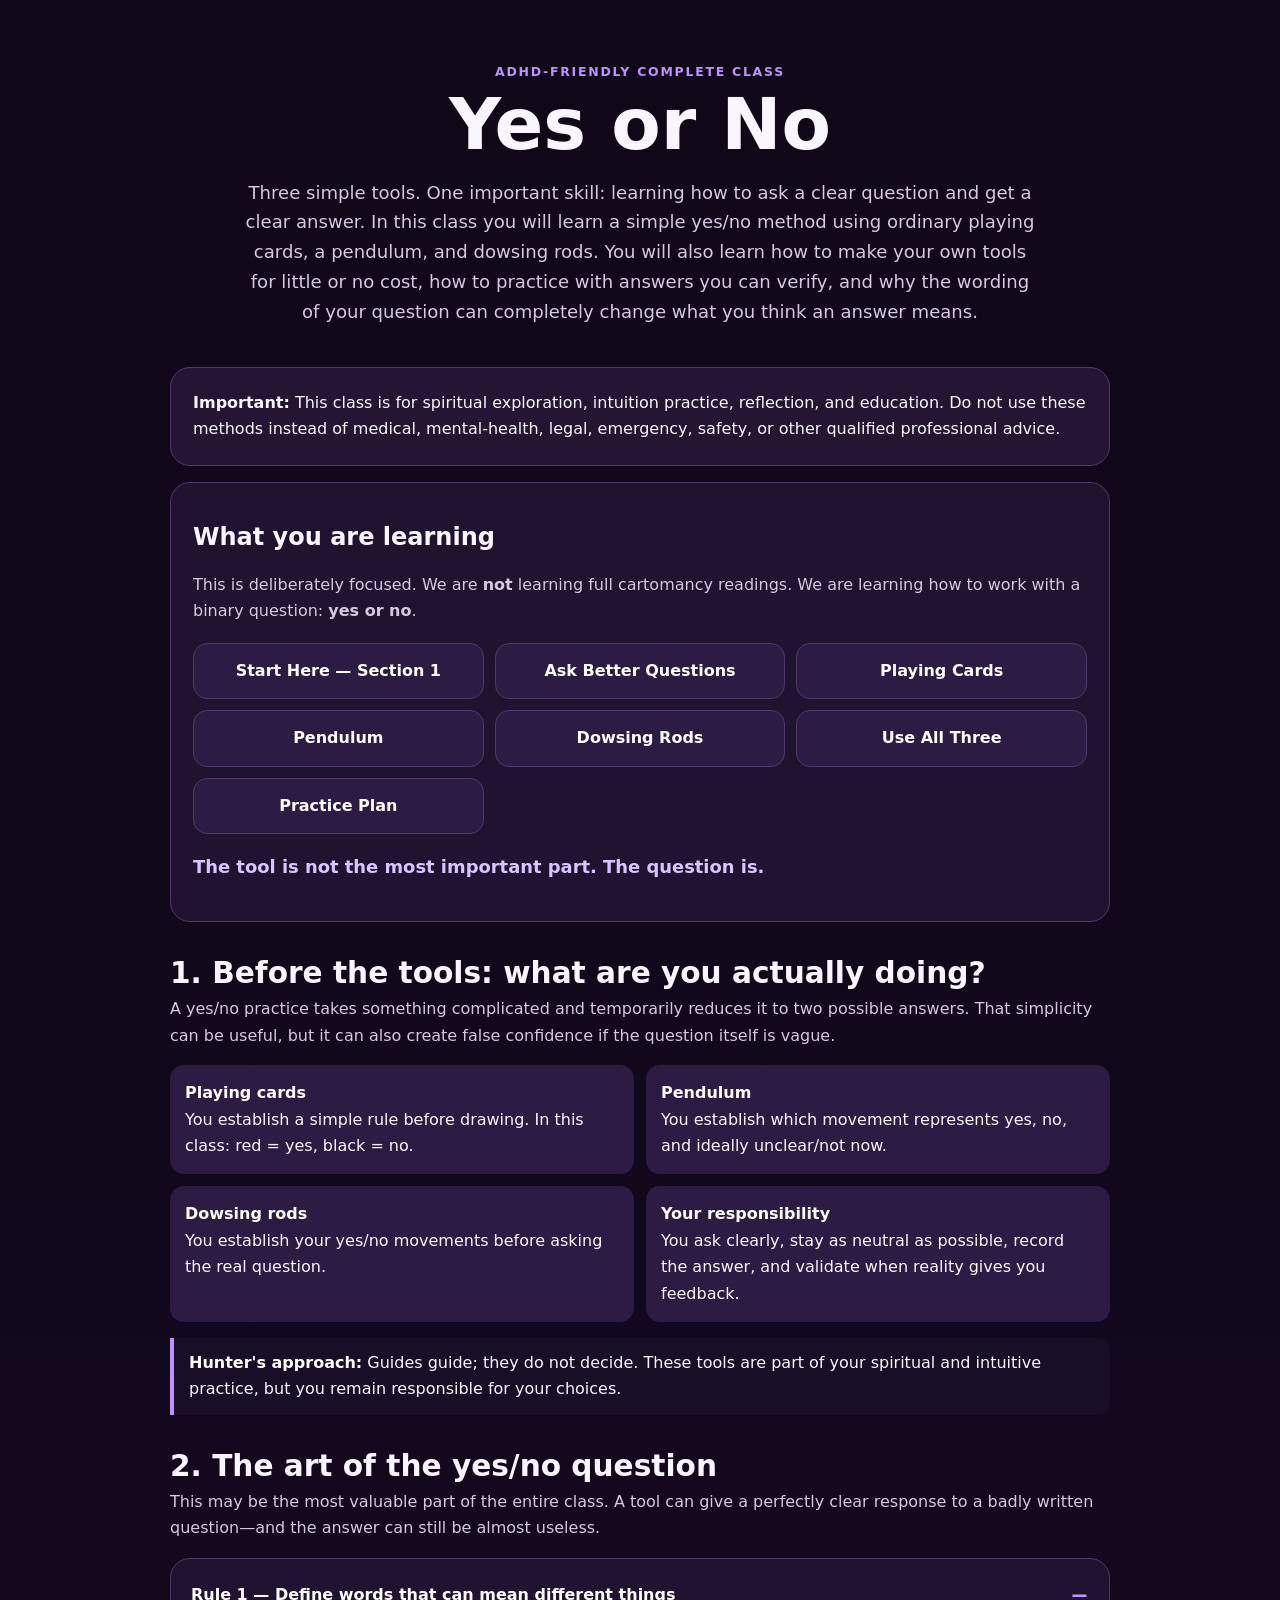
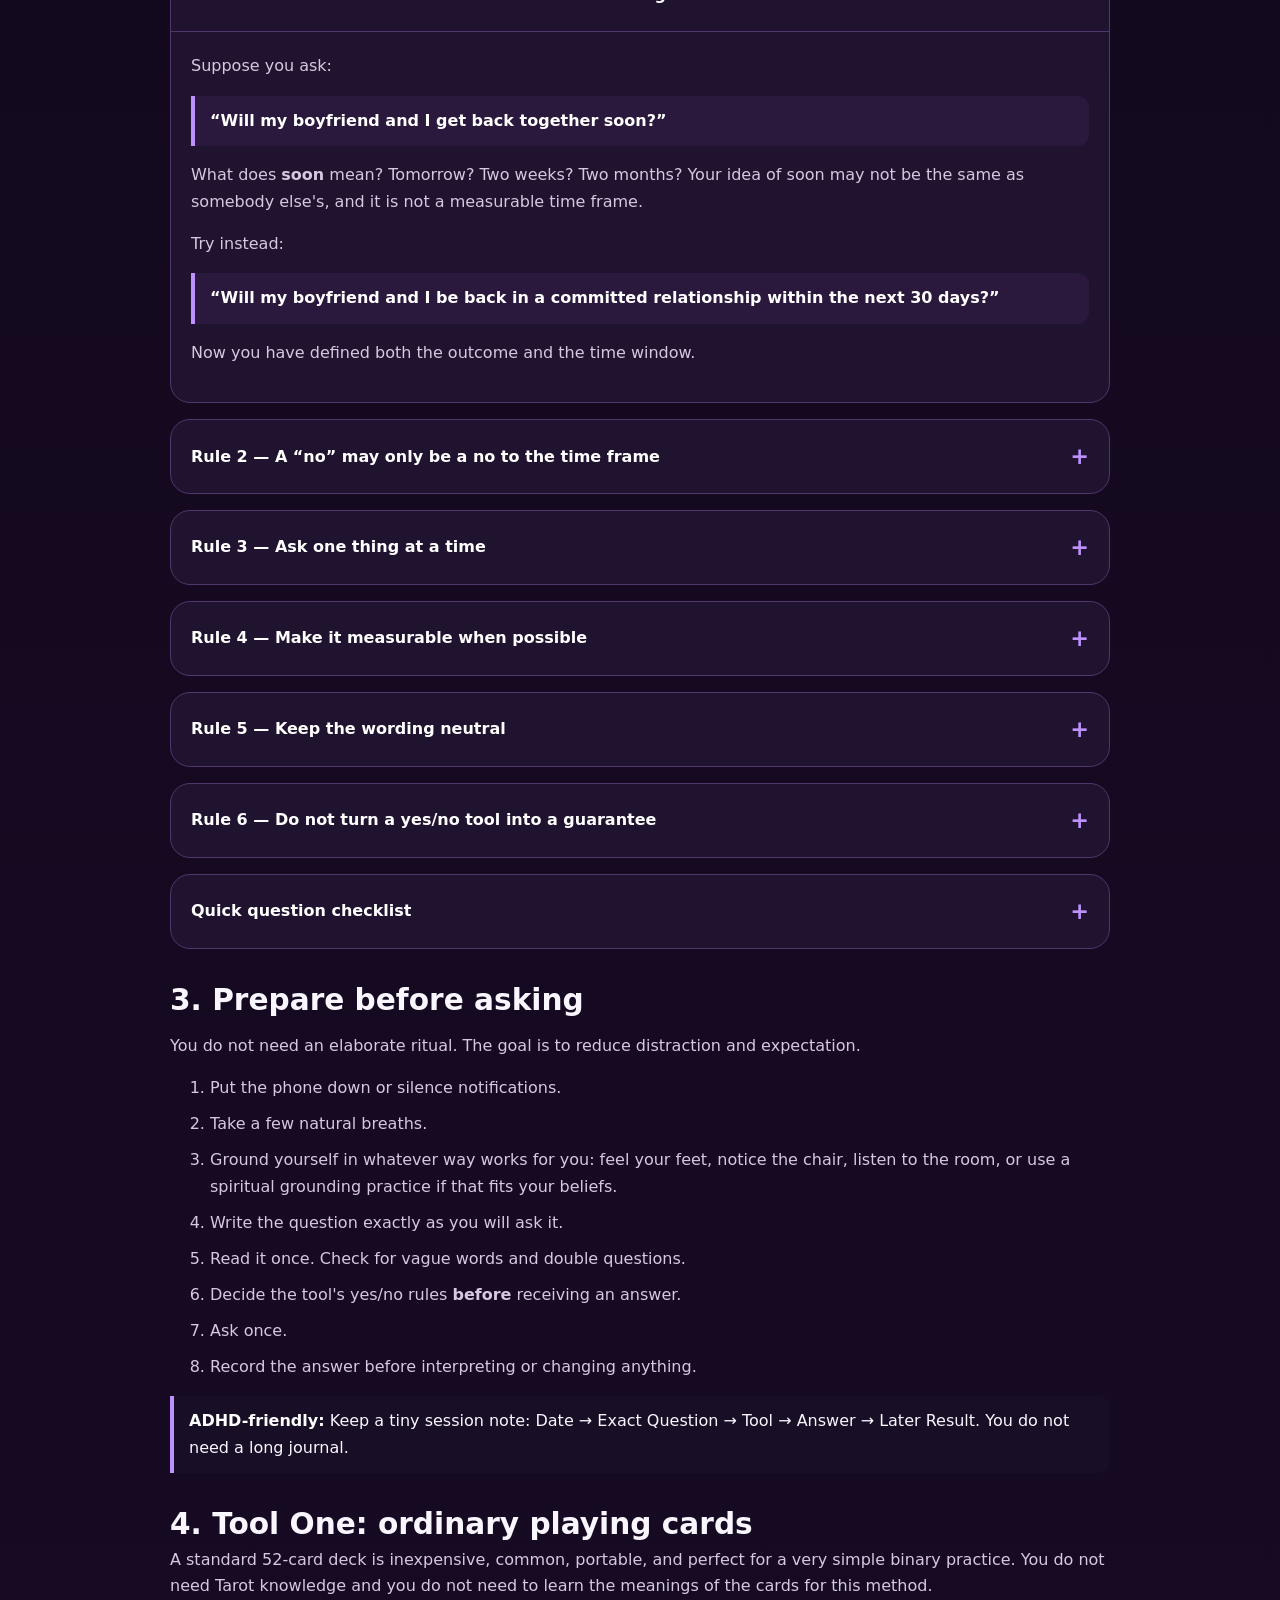
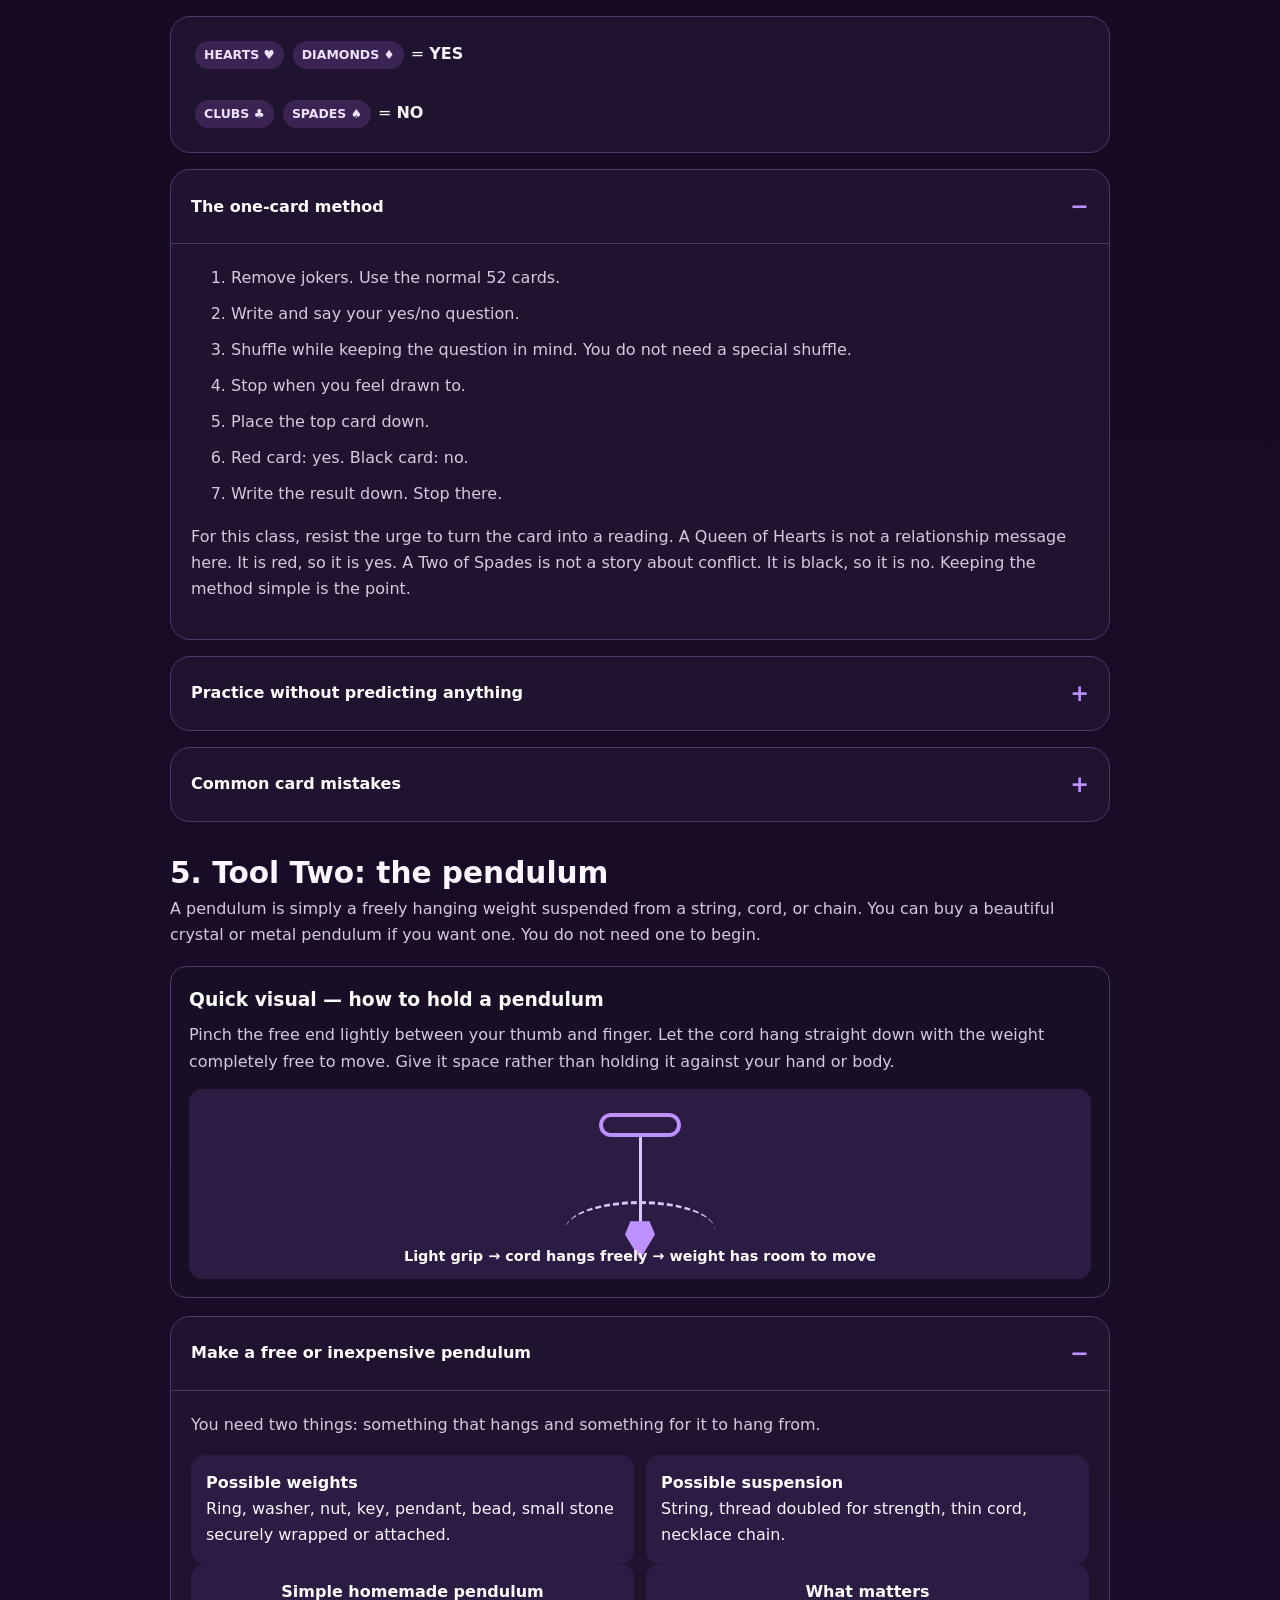
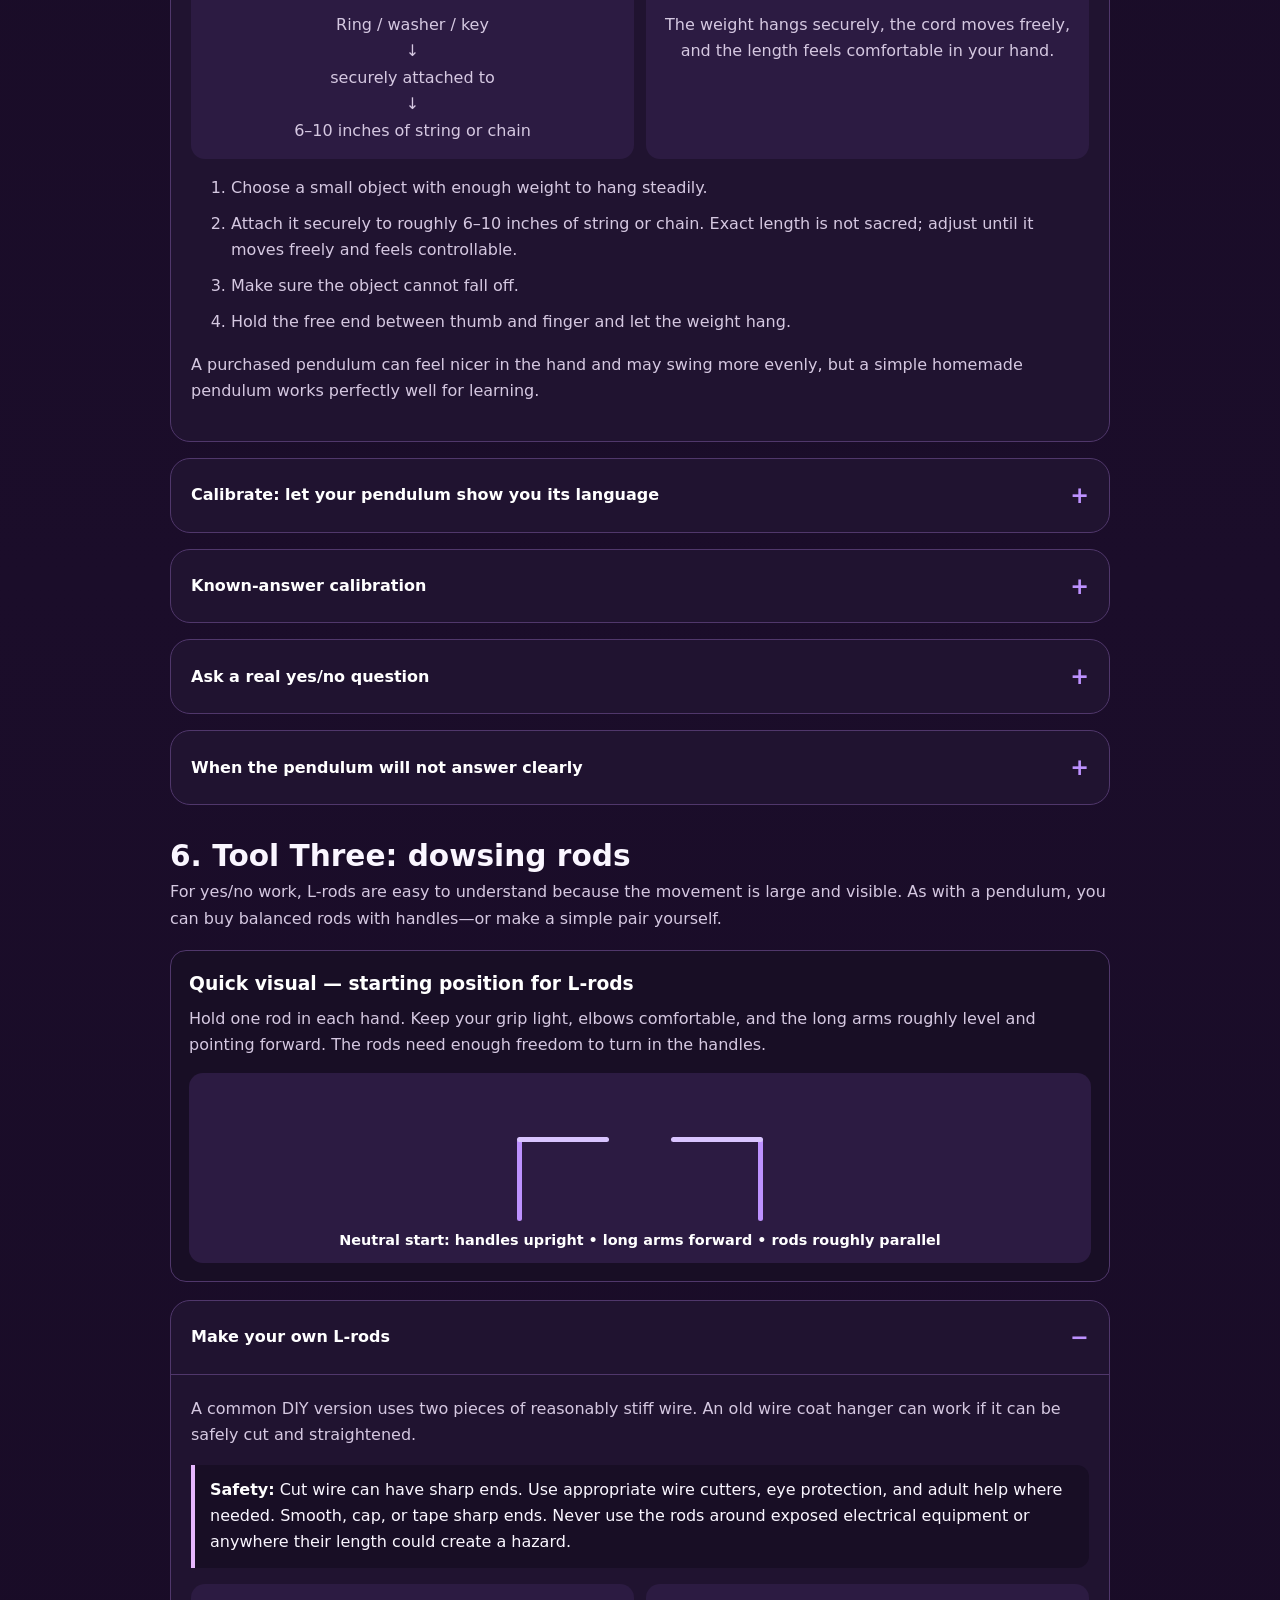
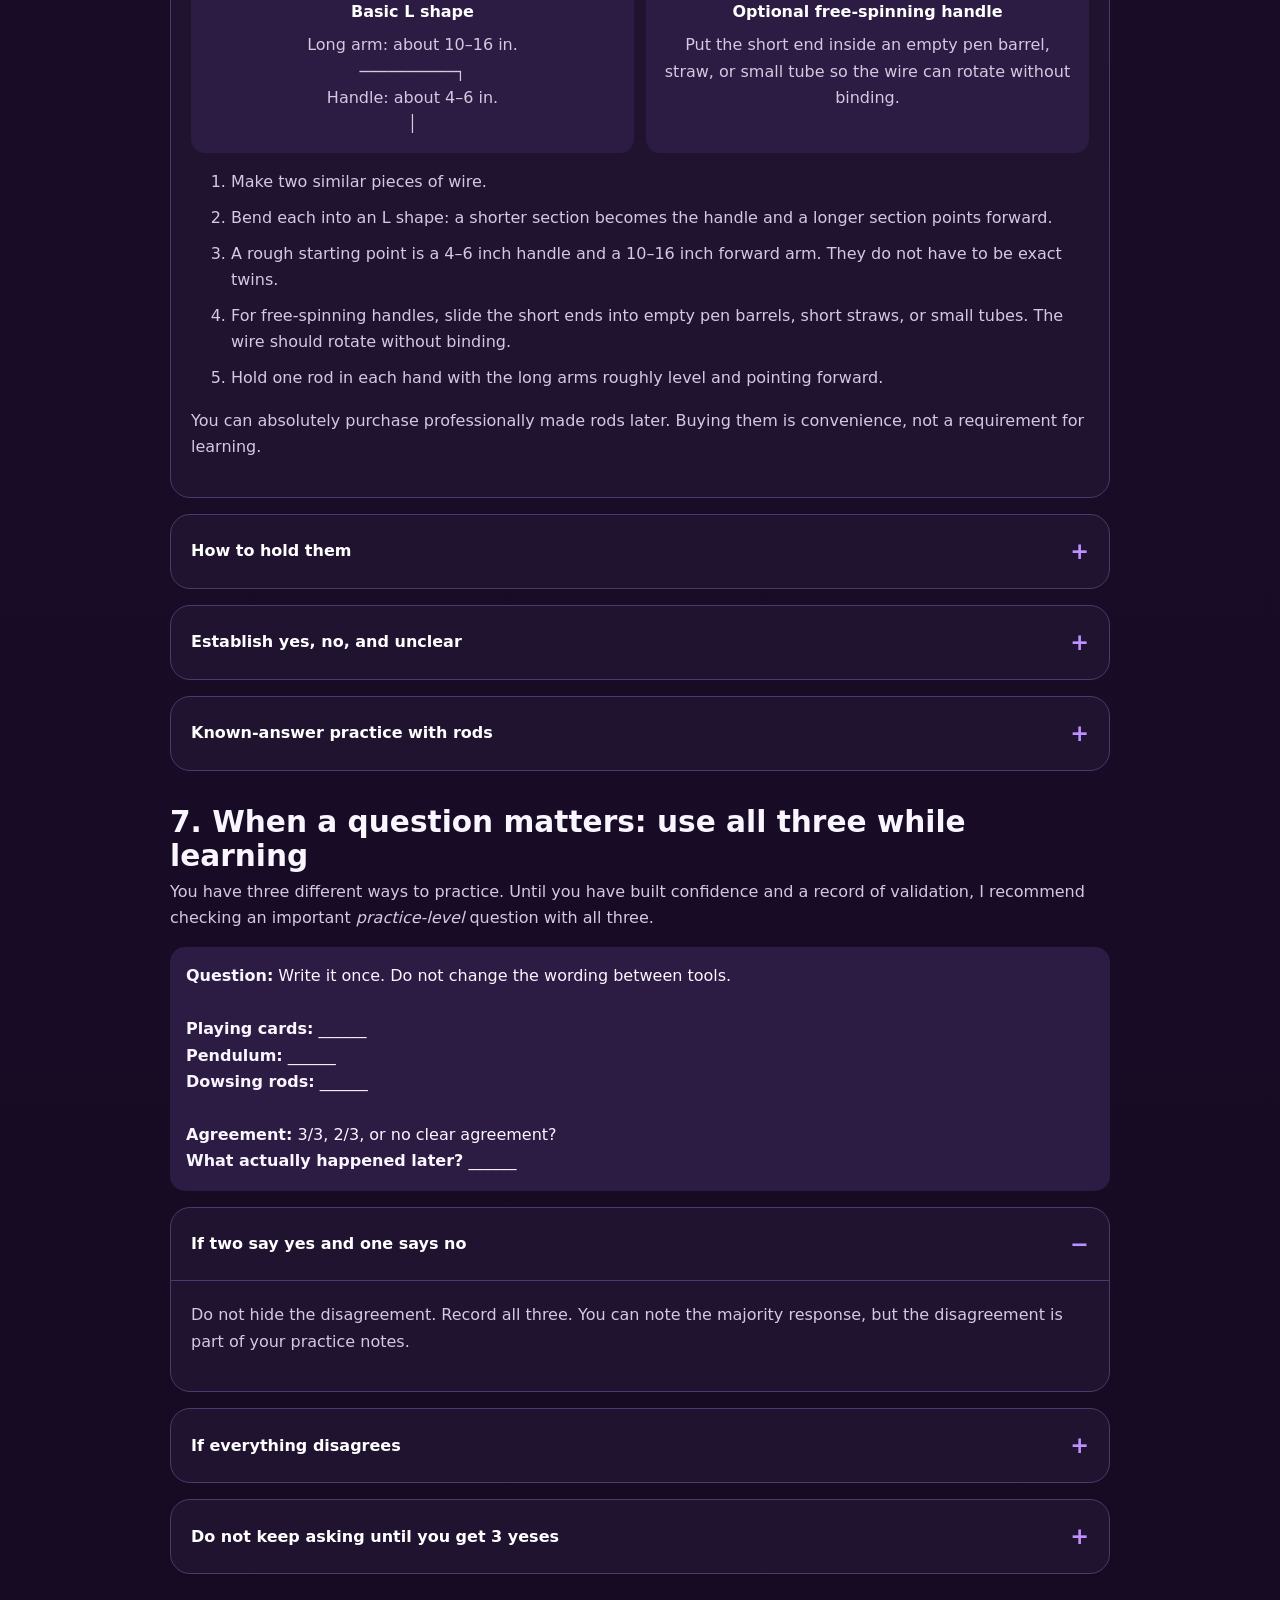
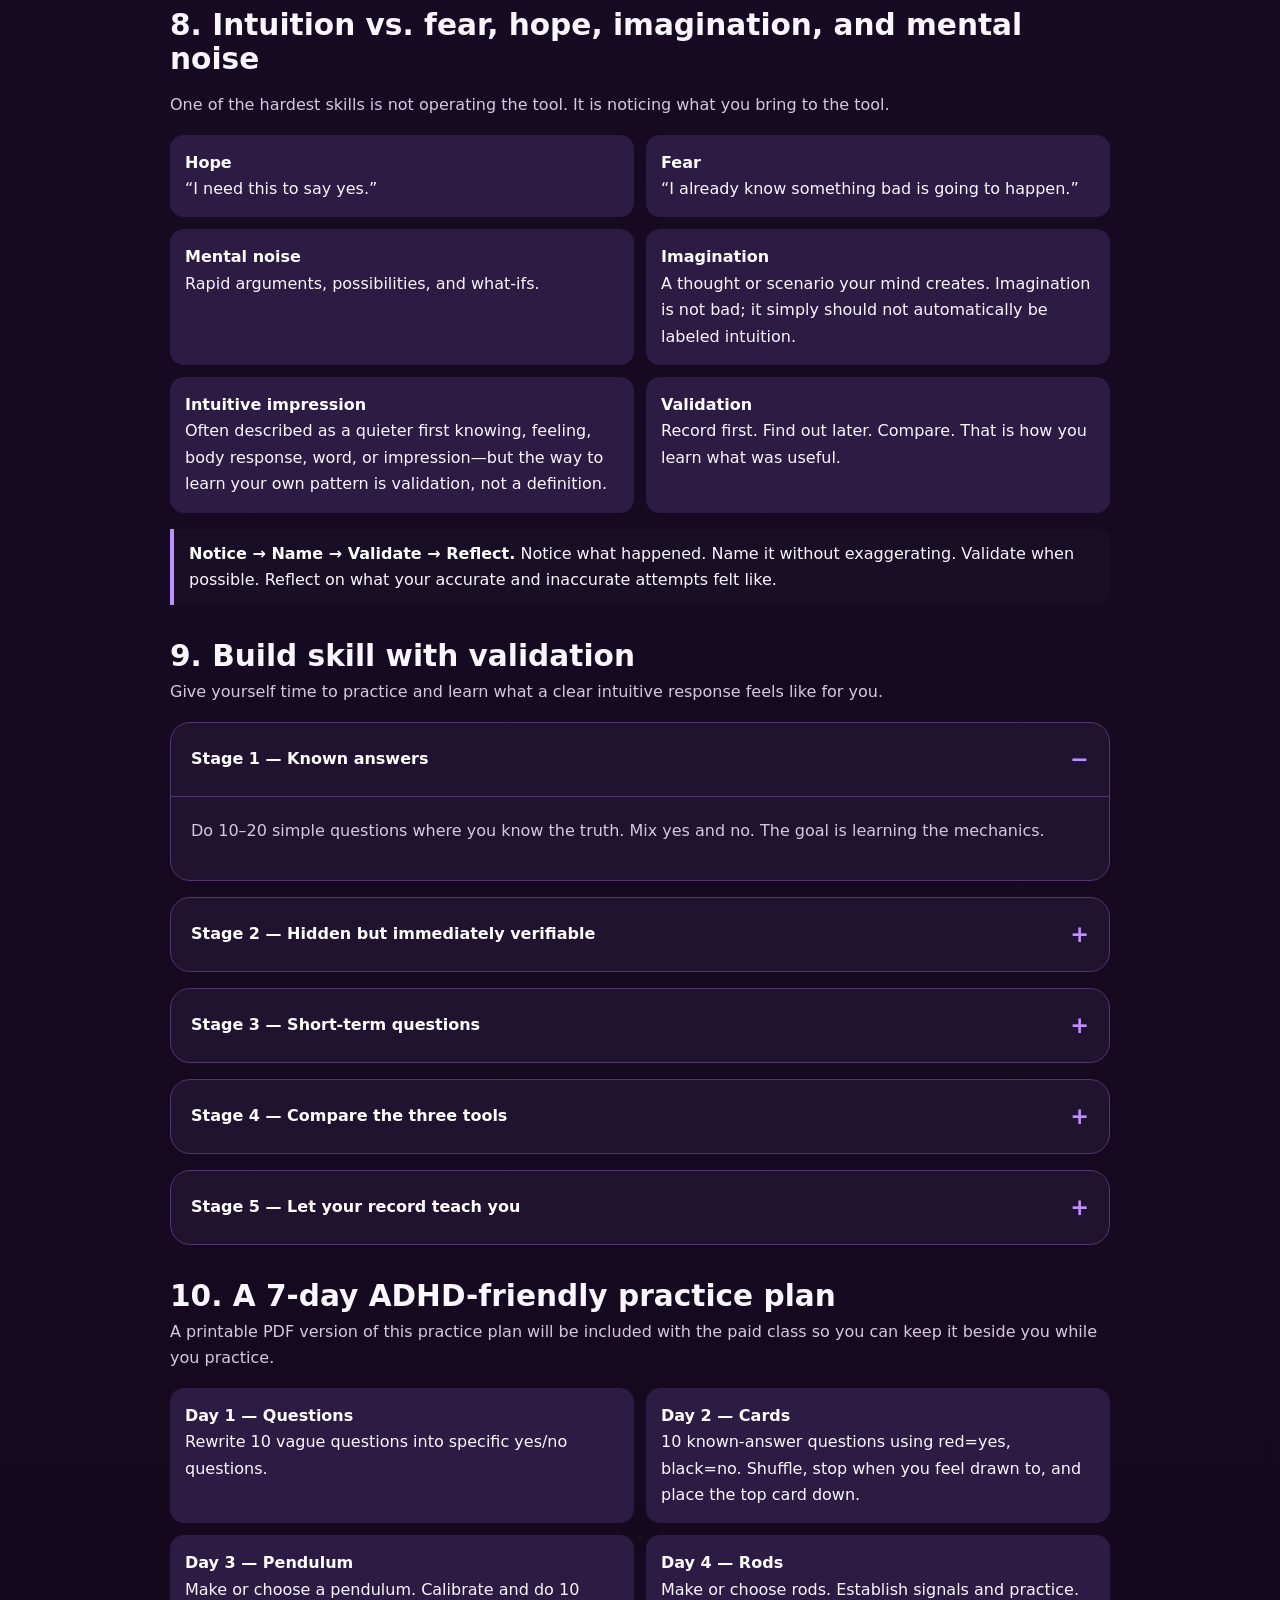
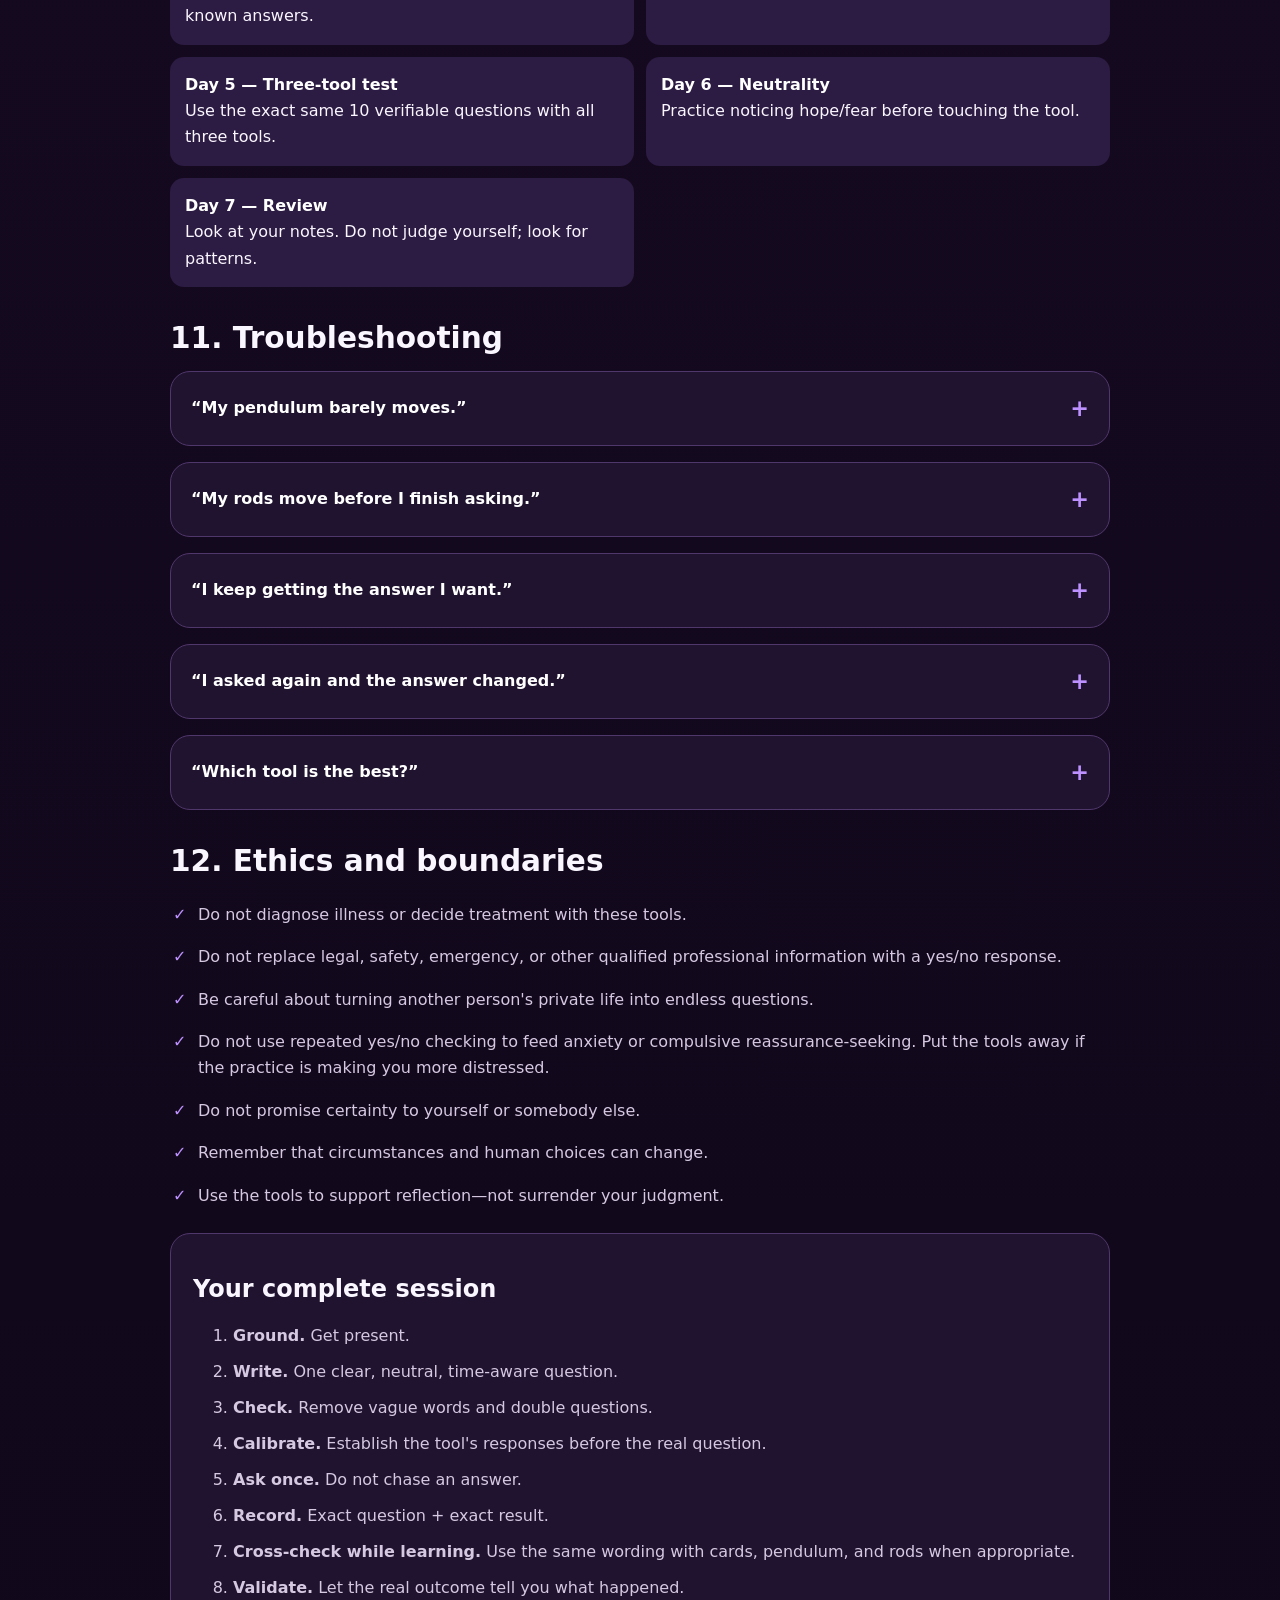
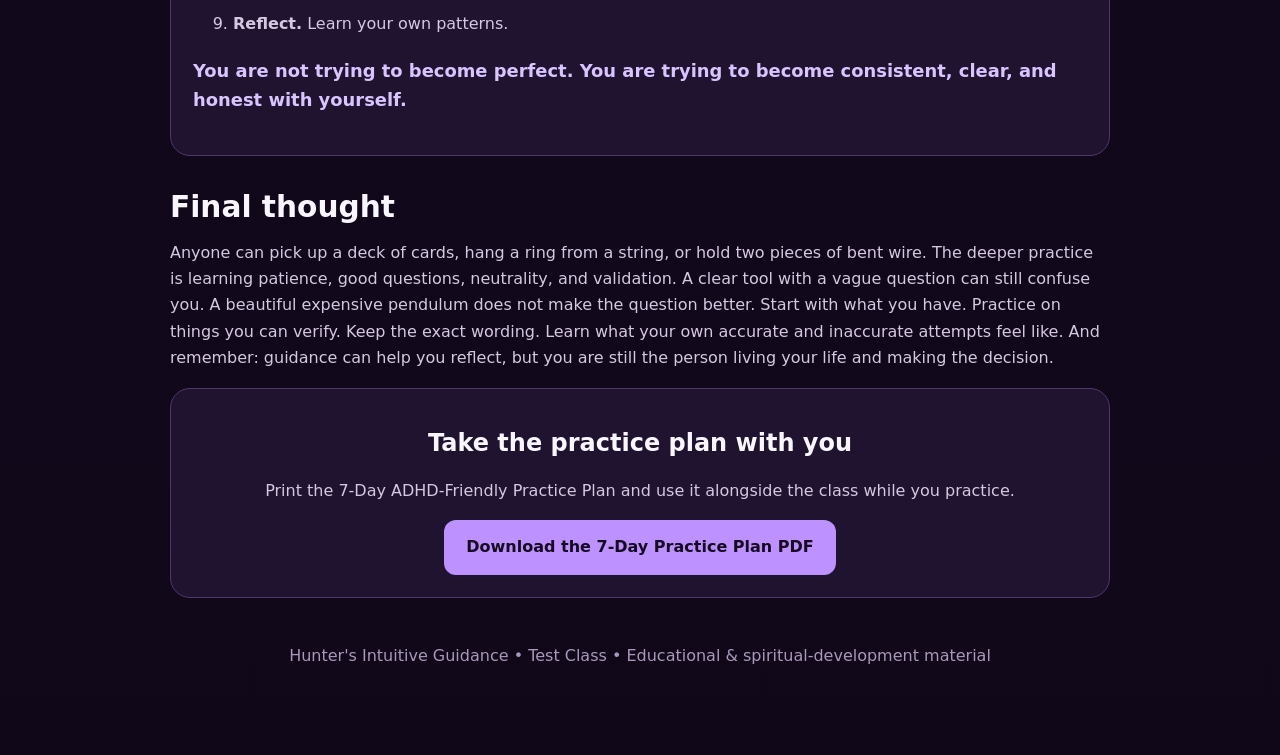
<file: index.html>
<!doctype html><html lang="en"><head><meta charset="utf-8"><meta name="viewport" content="width=device-width,initial-scale=1"><title>Yes or No: Three Practical Intuition Tools</title><style>:root{--bg:#100719;--card:#211431;--card2:#2c1b42;--text:#faf6ff;--muted:#d5c8e1;--accent:#bd91ff;--line:#50376b;--soft:#180e25;--good:#d9c4ff}*{box-sizing:border-box}html{scroll-behavior:smooth}body{margin:0;font-family:system-ui,-apple-system,Segoe UI,Roboto,sans-serif;background:linear-gradient(180deg,#100719,#1b0d2a 45%,#100719);color:var(--text);line-height:1.65}main{width:min(940px,94%);margin:auto;padding:24px 0 70px}header{text-align:center;padding:38px 10px 24px}.tag{font-size:.78rem;letter-spacing:.14em;font-weight:900;color:var(--accent)}h1{font-size:clamp(2.25rem,8vw,4.5rem);line-height:1.02;margin:.35rem 0 1rem}h2{line-height:1.15}.lead{font-size:1.13rem;max-width:790px;margin:auto;color:var(--muted)}p,li{color:var(--muted)}.card,.notice,details{background:rgba(33,20,49,.97);border:1px solid var(--line);border-radius:20px;margin:16px 0;padding:22px}.notice{background:#251532}.quick{display:grid;grid-template-columns:repeat(3,1fr);gap:11px;margin:18px 0}.quick a{padding:14px;border:1px solid var(--line);border-radius:14px;background:var(--card2);color:#fff;text-decoration:none;text-align:center;font-weight:850}.lesson{margin-top:34px;scroll-margin-top:18px}.lesson>h2{font-size:1.85rem;margin-bottom:6px}.lesson-intro{margin-top:0}.tip,.warning,.example{border-left:4px solid var(--accent);padding:12px 15px;background:var(--soft);border-radius:0 12px 12px 0;margin:16px 0}.warning{border-left-color:#e7b8ff}.example{background:#2a193d}.tip strong,.warning strong,.example strong{color:#fff}details{padding:0;overflow:hidden}summary{cursor:pointer;padding:18px 20px;font-weight:850;color:#fff;list-style:none;display:flex;justify-content:space-between;gap:14px;align-items:center}summary::-webkit-details-marker{display:none}summary:after{content:'+';font-size:1.4rem;color:var(--accent)}details[open] summary:after{content:'−'}details[open] summary{border-bottom:1px solid var(--line)}.inside{padding:5px 20px 20px}.steps li{margin:.6rem 0}.grid{display:grid;grid-template-columns:1fr 1fr;gap:12px}.box{background:var(--card2);padding:15px;border-radius:14px}.box strong{display:block;color:#fff}.pill{display:inline-block;background:#3b2454;color:#eee2ff;border-radius:999px;padding:4px 9px;font-size:.78rem;font-weight:850;margin:2px}.check{list-style:none;padding:0}.check li{padding:8px 0 8px 28px;position:relative}.check li:before{content:'✓';position:absolute;left:3px;color:var(--accent);font-weight:900}.practice{background:var(--card2);padding:16px;border-radius:15px;margin:15px 0}.rule{font-size:1.12rem;color:var(--good);font-weight:850}.visual-guide{margin:18px 0;padding:18px;background:#180e25;border:1px solid var(--line);border-radius:16px}.visual-guide h3{margin:0 0 6px;color:#fff}.visual-guide p{margin:5px 0 14px}.diagram{min-height:190px;display:flex;align-items:center;justify-content:center;position:relative;background:#2c1b42;border-radius:14px;overflow:hidden}.pendulum-demo .fingers{position:absolute;top:24px;width:82px;height:24px;border:4px solid var(--accent);border-radius:20px}.pendulum-demo .cord{position:absolute;top:48px;width:3px;height:92px;background:var(--good)}.pendulum-demo .weight{position:absolute;top:132px;width:30px;height:38px;background:var(--accent);clip-path:polygon(50% 100%,0 35%,18% 0,82% 0,100% 35%)}.pendulum-demo .swing{position:absolute;top:112px;width:150px;height:58px;border-top:3px dashed #d9c4ff;border-radius:50%}.diagram-label{position:absolute;bottom:10px;left:10px;right:10px;text-align:center;color:#fff;font-size:.9rem;font-weight:750}.rods-demo{gap:46px}.rod{position:relative;width:120px;height:130px}.rod:before{content:'';position:absolute;left:20px;bottom:12px;width:5px;height:82px;background:var(--accent);border-radius:4px}.rod:after{content:'';position:absolute;left:20px;top:34px;width:92px;height:5px;background:var(--good);border-radius:4px}.rod.right{transform:scaleX(-1)}.diy-row{display:grid;grid-template-columns:1fr 1fr;gap:12px}.mini-diagram{padding:15px;background:#2c1b42;border-radius:14px;text-align:center;color:var(--muted)}.mini-diagram b{color:#fff;display:block;margin-bottom:7px}.download-card{text-align:center}.download-btn{display:inline-block;padding:14px 22px;border-radius:12px;background:var(--accent);color:#160a20;text-decoration:none;font-weight:900}.footer{text-align:center;margin-top:45px;color:#a998b9}@media(max-width:650px){main{width:100%;padding:8px 10px 35px}header{padding-top:25px}.card,.notice{padding:17px;border-radius:16px}.quick,.grid,.diy-row{grid-template-columns:1fr}summary{padding:16px}.inside{padding:3px 16px 17px}.lesson{margin-top:28px}h1{font-size:2.35rem}.lead{font-size:1.02rem}}</style><meta name="robots" content="noindex,nofollow">
</head><body><main><header><div class="tag">ADHD-FRIENDLY COMPLETE CLASS</div><h1>Yes or No</h1><p class="lead">Three simple tools. One important skill: learning how to ask a clear question and get a clear answer. In this class you will learn a simple yes/no method using ordinary playing cards, a pendulum, and dowsing rods. You will also learn how to make your own tools for little or no cost, how to practice with answers you can verify, and why the wording of your question can completely change what you think an answer means.</p></header><div class="notice"><strong>Important:</strong> This class is for spiritual exploration, intuition practice, reflection, and education. Do not use these methods instead of medical, mental-health, legal, emergency, safety, or other qualified professional advice.</div><section class="card"><h2>What you are learning</h2><p>This is deliberately focused. We are <b>not</b> learning full cartomancy readings. We are learning how to work with a binary question: <b>yes or no</b>.</p><div class="quick"><a href="#start">Start Here — Section 1</a><a href="#questions">Ask Better Questions</a><a href="#cards">Playing Cards</a><a href="#pendulum">Pendulum</a><a href="#rods">Dowsing Rods</a><a href="#three">Use All Three</a><a href="#practice">Practice Plan</a></div><p class="rule">The tool is not the most important part. The question is.</p></section><section class="lesson" id="start"><h2>1. Before the tools: what are you actually doing?</h2><p class="lesson-intro">A yes/no practice takes something complicated and temporarily reduces it to two possible answers. That simplicity can be useful, but it can also create false confidence if the question itself is vague.</p><div class="grid"><div class="box"><strong>Playing cards</strong>You establish a simple rule before drawing. In this class: red = yes, black = no.</div><div class="box"><strong>Pendulum</strong>You establish which movement represents yes, no, and ideally unclear/not now.</div><div class="box"><strong>Dowsing rods</strong>You establish your yes/no movements before asking the real question.</div><div class="box"><strong>Your responsibility</strong>You ask clearly, stay as neutral as possible, record the answer, and validate when reality gives you feedback.</div></div><div class="tip"><strong>Hunter's approach:</strong> Guides guide; they do not decide. These tools are part of your spiritual and intuitive practice, but you remain responsible for your choices.</div></section><section class="lesson" id="questions"><h2>2. The art of the yes/no question</h2><p class="lesson-intro">This may be the most valuable part of the entire class. A tool can give a perfectly clear response to a badly written question—and the answer can still be almost useless.</p><details open><summary>Rule 1 — Define words that can mean different things</summary><div class="inside"><p>Suppose you ask:</p><div class="example"><strong>“Will my boyfriend and I get back together soon?”</strong></div><p>What does <b>soon</b> mean? Tomorrow? Two weeks? Two months? Your idea of soon may not be the same as somebody else's, and it is not a measurable time frame.</p><p>Try instead:</p><div class="example"><strong>“Will my boyfriend and I be back in a committed relationship within the next 30 days?”</strong></div><p>Now you have defined both the outcome and the time window.</p></div></details><details><summary>Rule 2 — A “no” may only be a no to the time frame</summary><div class="inside"><p>This is one of the easiest mistakes to make. Ask, “Will we get back together within one month?” and receive no. That does <b>not</b> automatically mean “we will never get back together.” It only means the answer to the question you actually asked was no.</p><div class="example"><strong>One month: No. Two months: possibly Yes.</strong><br>The first answer was not necessarily wrong. You changed the question.</div><p>This is why you should write down the exact wording instead of remembering a shortened version of it later.</p></div></details><details><summary>Rule 3 — Ask one thing at a time</summary><div class="inside"><p>Avoid compound questions.</p><div class="example"><strong>Too much:</strong> “Will I get the job and be happy there?”<br><br><strong>Better:</strong> “Will I be offered this specific job by October 1?” Then, separately, explore the second issue.</div><p>One part of a compound question could be yes while another is no. A binary tool has no clean way to explain that.</p></div></details><details><summary>Rule 4 — Make it measurable when possible</summary><div class="inside"><p>Words such as <i>soon, successful, better, rich, happy, good, enough</i> can be slippery. Define what you mean.</p><div class="example"><strong>Vague:</strong> “Will my business do better?”<br><strong>Clearer:</strong> “Will my business receive at least 10 paid orders during October?”</div></div></details><details><summary>Rule 5 — Keep the wording neutral</summary><div class="inside"><p>If you desperately want one answer, it becomes harder to separate intuition from hope, fear, and expectation.</p><p>Instead of repeatedly asking until you get the answer you want, ask once, record it, and let reality eventually validate it.</p></div></details><details><summary>Rule 6 — Do not turn a yes/no tool into a guarantee</summary><div class="inside"><p>A yes/no response is guidance or practice—not permission to ignore important real-world information. For medical, mental-health, legal, emergency, or safety matters, use the appropriate qualified professional or reliable source.</p></div></details><details><summary>Quick question checklist</summary><div class="inside"><ul class="check"><li>Can this genuinely be answered yes or no?</li><li>Am I asking only one thing?</li><li>Have I defined vague words?</li><li>Does a time frame matter?</li><li>Will I know what a yes means?</li><li>Will I know what a no means?</li><li>Am I calm enough to accept either answer?</li><li>Can the result eventually be verified?</li></ul></div></details></section><section class="lesson"><h2>3. Prepare before asking</h2><p>You do not need an elaborate ritual. The goal is to reduce distraction and expectation.</p><ol class="steps"><li>Put the phone down or silence notifications.</li><li>Take a few natural breaths.</li><li>Ground yourself in whatever way works for you: feel your feet, notice the chair, listen to the room, or use a spiritual grounding practice if that fits your beliefs.</li><li>Write the question exactly as you will ask it.</li><li>Read it once. Check for vague words and double questions.</li><li>Decide the tool's yes/no rules <b>before</b> receiving an answer.</li><li>Ask once.</li><li>Record the answer before interpreting or changing anything.</li></ol><div class="tip"><strong>ADHD-friendly:</strong> Keep a tiny session note: Date → Exact Question → Tool → Answer → Later Result. You do not need a long journal.</div></section><section class="lesson" id="cards"><h2>4. Tool One: ordinary playing cards</h2><p class="lesson-intro">A standard 52-card deck is inexpensive, common, portable, and perfect for a very simple binary practice. You do not need Tarot knowledge and you do not need to learn the meanings of the cards for this method.</p><div class="card"><span class="pill">HEARTS ♥</span> <span class="pill">DIAMONDS ♦</span> = <b>YES</b><br><br><span class="pill">CLUBS ♣</span> <span class="pill">SPADES ♠</span> = <b>NO</b></div><details open><summary>The one-card method</summary><div class="inside"><ol class="steps"><li>Remove jokers. Use the normal 52 cards.</li><li>Write and say your yes/no question.</li><li>Shuffle while keeping the question in mind. You do not need a special shuffle.</li><li>Stop when you feel drawn to.</li><li>Place the top card down.</li><li>Red card: yes. Black card: no.</li><li>Write the result down. Stop there.</li></ol><p>For this class, resist the urge to turn the card into a reading. A Queen of Hearts is not a relationship message here. It is red, so it is yes. A Two of Spades is not a story about conflict. It is black, so it is no. Keeping the method simple is the point.</p></div></details><details><summary>Practice without predicting anything</summary><div class="inside"><p>Use facts you already know, but make them genuinely binary.</p><div class="practice">“Is my first name Hunter?”<br>“Am I currently inside a building?”<br>“Is today [correct day]?”<br>Then deliberately ask a few questions whose answer is no.</div><p>Known-answer practice teaches the routine without the emotional pressure of a future question.</p></div></details><details><summary>Common card mistakes</summary><div class="inside"><ul><li>Changing red/black meanings after seeing the card.</li><li>Drawing again because you do not like the answer.</li><li>Adding card meanings when the exercise is only yes/no.</li><li>Asking the same question over and over.</li><li>Using a vague question and blaming the deck.</li></ul></div></details></section><section class="lesson" id="pendulum"><h2>5. Tool Two: the pendulum</h2><p class="lesson-intro">A pendulum is simply a freely hanging weight suspended from a string, cord, or chain. You can buy a beautiful crystal or metal pendulum if you want one. You do not need one to begin.</p><div class="visual-guide"><h3>Quick visual — how to hold a pendulum</h3><p>Pinch the free end lightly between your thumb and finger. Let the cord hang straight down with the weight completely free to move. Give it space rather than holding it against your hand or body.</p><div class="diagram pendulum-demo" role="img" aria-label="Simple diagram showing fingers holding a pendulum cord with the weight hanging freely and room to swing"><div class="fingers"></div><div class="cord"></div><div class="swing"></div><div class="weight"></div><div class="diagram-label">Light grip → cord hangs freely → weight has room to move</div></div></div><details open><summary>Make a free or inexpensive pendulum</summary><div class="inside"><p>You need two things: something that hangs and something for it to hang from.</p><div class="grid"><div class="box"><strong>Possible weights</strong>Ring, washer, nut, key, pendant, bead, small stone securely wrapped or attached.</div><div class="box"><strong>Possible suspension</strong>String, thread doubled for strength, thin cord, necklace chain.</div></div><div class="diy-row"><div class="mini-diagram"><b>Simple homemade pendulum</b>Ring / washer / key<br>↓<br>securely attached to<br>↓<br>6–10 inches of string or chain</div><div class="mini-diagram"><b>What matters</b>The weight hangs securely, the cord moves freely, and the length feels comfortable in your hand.</div></div><ol class="steps"><li>Choose a small object with enough weight to hang steadily.</li><li>Attach it securely to roughly 6–10 inches of string or chain. Exact length is not sacred; adjust until it moves freely and feels controllable.</li><li>Make sure the object cannot fall off.</li><li>Hold the free end between thumb and finger and let the weight hang.</li></ol><p>A purchased pendulum can feel nicer in the hand and may swing more evenly, but a simple homemade pendulum works perfectly well for learning.</p></div></details><details><summary>Calibrate: let your pendulum show you its language</summary><div class="inside"><p>Do not assume clockwise always means yes or side-to-side always means no. Establish your own signals.</p><ol class="steps"><li>Rest your elbow or forearm comfortably if that helps reduce strain.</li><li>Let the pendulum become still.</li><li>Say, “Show me yes.” Observe the movement.</li><li>Still it again.</li><li>Say, “Show me no.” Observe the different movement.</li><li>Then ask, “Show me unclear / I don't know / not now.” A third response is useful because not every question deserves a forced yes or no.</li><li>Repeat the calibration and make sure the movements remain distinguishable.</li></ol><p>Your yes might be forward/back, side-to-side, clockwise, or something else. The consistency matters more than copying somebody else's directions.</p></div></details><details><summary>Known-answer calibration</summary><div class="inside"><p>After “show me yes/no,” test the signals with facts.</p><ol class="steps"><li>Ask your real name. It should produce your yes signal.</li><li>Ask a deliberately false name. It should produce no.</li><li>Ask several other easy, factual questions.</li><li>If responses are inconsistent, stop. Reset, ground, and practice later rather than forcing it.</li></ol></div></details><details><summary>Ask a real yes/no question</summary><div class="inside"><ol class="steps"><li>Write the exact question.</li><li>Calibrate yes/no/unclear.</li><li>Still the pendulum.</li><li>Ask once in a neutral voice.</li><li>Allow the pendulum to respond without trying to control the answer.</li><li>Observe which established signal develops.</li><li>Record it immediately.</li></ol></div></details><details><summary>When the pendulum will not answer clearly</summary><div class="inside"><p>Do not force a messy movement into yes or no. Check:</p><ul class="check"><li>Is the question actually binary?</li><li>Did you ask two things at once?</li><li>Did you use an undefined word such as “soon”?</li><li>Are you physically tired or shaky?</li><li>Are you highly emotional about the answer?</li><li>Did you establish an unclear/not-now signal?</li></ul><p>Sometimes the best answer for the session is simply: <b>I do not have a clear answer.</b></p></div></details></section><section class="lesson" id="rods"><h2>6. Tool Three: dowsing rods</h2><p class="lesson-intro">For yes/no work, L-rods are easy to understand because the movement is large and visible. As with a pendulum, you can buy balanced rods with handles—or make a simple pair yourself.</p><div class="visual-guide"><h3>Quick visual — starting position for L-rods</h3><p>Hold one rod in each hand. Keep your grip light, elbows comfortable, and the long arms roughly level and pointing forward. The rods need enough freedom to turn in the handles.</p><div class="diagram rods-demo" role="img" aria-label="Simple diagram showing two L-shaped dowsing rods held parallel in their neutral starting position"><div class="rod"></div><div class="rod right"></div><div class="diagram-label">Neutral start: handles upright • long arms forward • rods roughly parallel</div></div></div><details open><summary>Make your own L-rods</summary><div class="inside"><p>A common DIY version uses two pieces of reasonably stiff wire. An old wire coat hanger can work if it can be safely cut and straightened.</p><div class="warning"><strong>Safety:</strong> Cut wire can have sharp ends. Use appropriate wire cutters, eye protection, and adult help where needed. Smooth, cap, or tape sharp ends. Never use the rods around exposed electrical equipment or anywhere their length could create a hazard.</div><div class="diy-row"><div class="mini-diagram"><b>Basic L shape</b>Long arm: about 10–16 in.<br>──────────┐<br>Handle: about 4–6 in.<br>│</div><div class="mini-diagram"><b>Optional free-spinning handle</b>Put the short end inside an empty pen barrel, straw, or small tube so the wire can rotate without binding.</div></div><ol class="steps"><li>Make two similar pieces of wire.</li><li>Bend each into an L shape: a shorter section becomes the handle and a longer section points forward.</li><li>A rough starting point is a 4–6 inch handle and a 10–16 inch forward arm. They do not have to be exact twins.</li><li>For free-spinning handles, slide the short ends into empty pen barrels, short straws, or small tubes. The wire should rotate without binding.</li><li>Hold one rod in each hand with the long arms roughly level and pointing forward.</li></ol><p>You can absolutely purchase professionally made rods later. Buying them is convenience, not a requirement for learning.</p></div></details><details><summary>How to hold them</summary><div class="inside"><ol class="steps"><li>Stand or sit comfortably.</li><li>Keep elbows near your sides without locking your arms.</li><li>Hold the handles gently so the rods can move freely.</li><li>Point the long arms forward and roughly parallel.</li><li>Give the rods room to swing without hitting your body or nearby objects.</li></ol><div class="tip"><strong>Beginner check:</strong> If the rods cannot turn without your wrists moving them, loosen your grip or check that the wire is not binding inside the handles.</div></div></details><details><summary>Establish yes, no, and unclear</summary><div class="inside"><ol class="steps"><li>Start with rods forward.</li><li>Ask, “Show me yes.” Let the rods move and note the pattern.</li><li>Reset them to neutral.</li><li>Ask, “Show me no.” Note the different pattern.</li><li>Ask for “unclear / not now.”</li><li>Repeat until you can recognize your established responses.</li></ol><p>Some people's rods cross for yes and open for no. Others establish something different. Do not borrow somebody else's answer system after the fact. Calibrate first.</p></div></details><details><summary>Known-answer practice with rods</summary><div class="inside"><p>Use the same type of questions you used with the pendulum. Start with several obvious yes answers and several obvious no answers. Reset the rods between questions.</p><p>If the rods repeatedly fail known-answer tests, that is useful feedback. Work on your grip, neutrality, question wording, and practice rather than declaring every movement meaningful.</p></div></details></section><section class="lesson" id="three"><h2>7. When a question matters: use all three while learning</h2><p class="lesson-intro">You have three different ways to practice. Until you have built confidence and a record of validation, I recommend checking an important <i>practice-level</i> question with all three.</p><div class="practice"><b>Question:</b> Write it once. Do not change the wording between tools.<br><br><b>Playing cards:</b> ______<br><b>Pendulum:</b> ______<br><b>Dowsing rods:</b> ______<br><br><b>Agreement:</b> 3/3, 2/3, or no clear agreement?<br><b>What actually happened later?</b> ______</div><details open><summary>If two say yes and one says no</summary><div class="inside"><p>Do not hide the disagreement. Record all three. You can note the majority response, but the disagreement is part of your practice notes.</p></div></details><details><summary>If everything disagrees</summary><div class="inside"><p>That is not failure. Check the question, your emotional state, and your calibration. Put it down and return later if appropriate. “Unclear” is more honest than forcing a conclusion.</p></div></details><details><summary>Do not keep asking until you get 3 yeses</summary><div class="inside"><p>If you repeat the same question again and again, eventually you may get the combination you want. That teaches you nothing. One clean attempt per tool is much more useful for validation.</p></div></details></section><section class="lesson"><h2>8. Intuition vs. fear, hope, imagination, and mental noise</h2><p>One of the hardest skills is not operating the tool. It is noticing what you bring to the tool.</p><div class="grid"><div class="box"><strong>Hope</strong>“I need this to say yes.”</div><div class="box"><strong>Fear</strong>“I already know something bad is going to happen.”</div><div class="box"><strong>Mental noise</strong>Rapid arguments, possibilities, and what-ifs.</div><div class="box"><strong>Imagination</strong>A thought or scenario your mind creates. Imagination is not bad; it simply should not automatically be labeled intuition.</div><div class="box"><strong>Intuitive impression</strong>Often described as a quieter first knowing, feeling, body response, word, or impression—but the way to learn your own pattern is validation, not a definition.</div><div class="box"><strong>Validation</strong>Record first. Find out later. Compare. That is how you learn what was useful.</div></div><div class="tip"><strong>Notice → Name → Validate → Reflect.</strong> Notice what happened. Name it without exaggerating. Validate when possible. Reflect on what your accurate and inaccurate attempts felt like.</div></section><section class="lesson" id="practice"><h2>9. Build skill with validation</h2><p class="lesson-intro">Give yourself time to practice and learn what a clear intuitive response feels like for you.</p><details open><summary>Stage 1 — Known answers</summary><div class="inside"><p>Do 10–20 simple questions where you know the truth. Mix yes and no. The goal is learning the mechanics.</p></div></details><details><summary>Stage 2 — Hidden but immediately verifiable</summary><div class="inside"><p>Have somebody prepare simple targets you do not know, or use randomized factual practice where the answer can be revealed immediately.</p></div></details><details><summary>Stage 3 — Short-term questions</summary><div class="inside"><p>Use low-stakes questions with a clear outcome and short time window. Record them before the outcome occurs.</p></div></details><details><summary>Stage 4 — Compare the three tools</summary><div class="inside"><p>Track each tool separately. You may discover that one feels easier or produces more consistent validation for you. You do not need to be equally comfortable with all three.</p></div></details><details><summary>Stage 5 — Let your record teach you</summary><div class="inside"><p>After enough practice, review:</p><ul class="check"><li>Which tool feels most natural?</li><li>Which tool validates most often?</li><li>Do emotional questions lower your consistency?</li><li>Do vague questions cause more confusion?</li><li>What does a genuinely clear response feel like for you?</li></ul></div></details></section><section class="lesson"><h2>10. A 7-day ADHD-friendly practice plan</h2><p class="lesson-intro">A printable PDF version of this practice plan will be included with the paid class so you can keep it beside you while you practice.</p><div class="grid"><div class="box"><strong>Day 1 — Questions</strong>Rewrite 10 vague questions into specific yes/no questions.</div><div class="box"><strong>Day 2 — Cards</strong>10 known-answer questions using red=yes, black=no. Shuffle, stop when you feel drawn to, and place the top card down.</div><div class="box"><strong>Day 3 — Pendulum</strong>Make or choose a pendulum. Calibrate and do 10 known answers.</div><div class="box"><strong>Day 4 — Rods</strong>Make or choose rods. Establish signals and practice.</div><div class="box"><strong>Day 5 — Three-tool test</strong>Use the exact same 10 verifiable questions with all three tools.</div><div class="box"><strong>Day 6 — Neutrality</strong>Practice noticing hope/fear before touching the tool.</div><div class="box"><strong>Day 7 — Review</strong>Look at your notes. Do not judge yourself; look for patterns.</div></div></section><section class="lesson"><h2>11. Troubleshooting</h2><details><summary>“My pendulum barely moves.”</summary><div class="inside"><p>Check that the weight hangs freely, shorten or lengthen the cord, support your arm comfortably, and practice with known answers. A huge swing is not required.</p></div></details><details><summary>“My rods move before I finish asking.”</summary><div class="inside"><p>Reset, relax your grip, and write the question first. Give yourself a moment to settle before asking.</p></div></details><details><summary>“I keep getting the answer I want.”</summary><div class="inside"><p>Switch to verifiable neutral practice for a while. If you cannot accept no, it may not be a good time to ask that question.</p></div></details><details><summary>“I asked again and the answer changed.”</summary><div class="inside"><p>First ask whether anything in the question actually changed: wording, time frame, facts, or your method. If nothing changed, repeated questioning may simply be adding noise. Use the first properly calibrated attempt in your practice record.</p></div></details><details><summary>“Which tool is the best?”</summary><div class="inside"><p>The best practice tool is the one you can use consistently and validate. Cards are extremely accessible. Pendulums are compact. Rods provide large visible movement. Try all three before deciding.</p></div></details></section><section class="lesson"><h2>12. Ethics and boundaries</h2><ul class="check"><li>Do not diagnose illness or decide treatment with these tools.</li><li>Do not replace legal, safety, emergency, or other qualified professional information with a yes/no response.</li><li>Be careful about turning another person's private life into endless questions.</li><li>Do not use repeated yes/no checking to feed anxiety or compulsive reassurance-seeking. Put the tools away if the practice is making you more distressed.</li><li>Do not promise certainty to yourself or somebody else.</li><li>Remember that circumstances and human choices can change.</li><li>Use the tools to support reflection—not surrender your judgment.</li></ul></section><section class="card"><h2>Your complete session</h2><ol class="steps"><li><b>Ground.</b> Get present.</li><li><b>Write.</b> One clear, neutral, time-aware question.</li><li><b>Check.</b> Remove vague words and double questions.</li><li><b>Calibrate.</b> Establish the tool's responses before the real question.</li><li><b>Ask once.</b> Do not chase an answer.</li><li><b>Record.</b> Exact question + exact result.</li><li><b>Cross-check while learning.</b> Use the same wording with cards, pendulum, and rods when appropriate.</li><li><b>Validate.</b> Let the real outcome tell you what happened.</li><li><b>Reflect.</b> Learn your own patterns.</li></ol><p class="rule">You are not trying to become perfect. You are trying to become consistent, clear, and honest with yourself.</p></section><section class="lesson"><h2>Final thought</h2><p>Anyone can pick up a deck of cards, hang a ring from a string, or hold two pieces of bent wire. The deeper practice is learning patience, good questions, neutrality, and validation. A clear tool with a vague question can still confuse you. A beautiful expensive pendulum does not make the question better. Start with what you have. Practice on things you can verify. Keep the exact wording. Learn what your own accurate and inaccurate attempts feel like. And remember: guidance can help you reflect, but you are still the person living your life and making the decision.</p></section><section class="card download-card"><h2>Take the practice plan with you</h2><p>Print the 7-Day ADHD-Friendly Practice Plan and use it alongside the class while you practice.</p><a class="download-btn" href="Yes-or-No-7-Day-ADHD-Friendly-Practice-Plan.pdf" download>Download the 7-Day Practice Plan PDF</a></section><p class="footer">Hunter's Intuitive Guidance • Test Class • Educational & spiritual-development material</p></main></body></html>
</file>
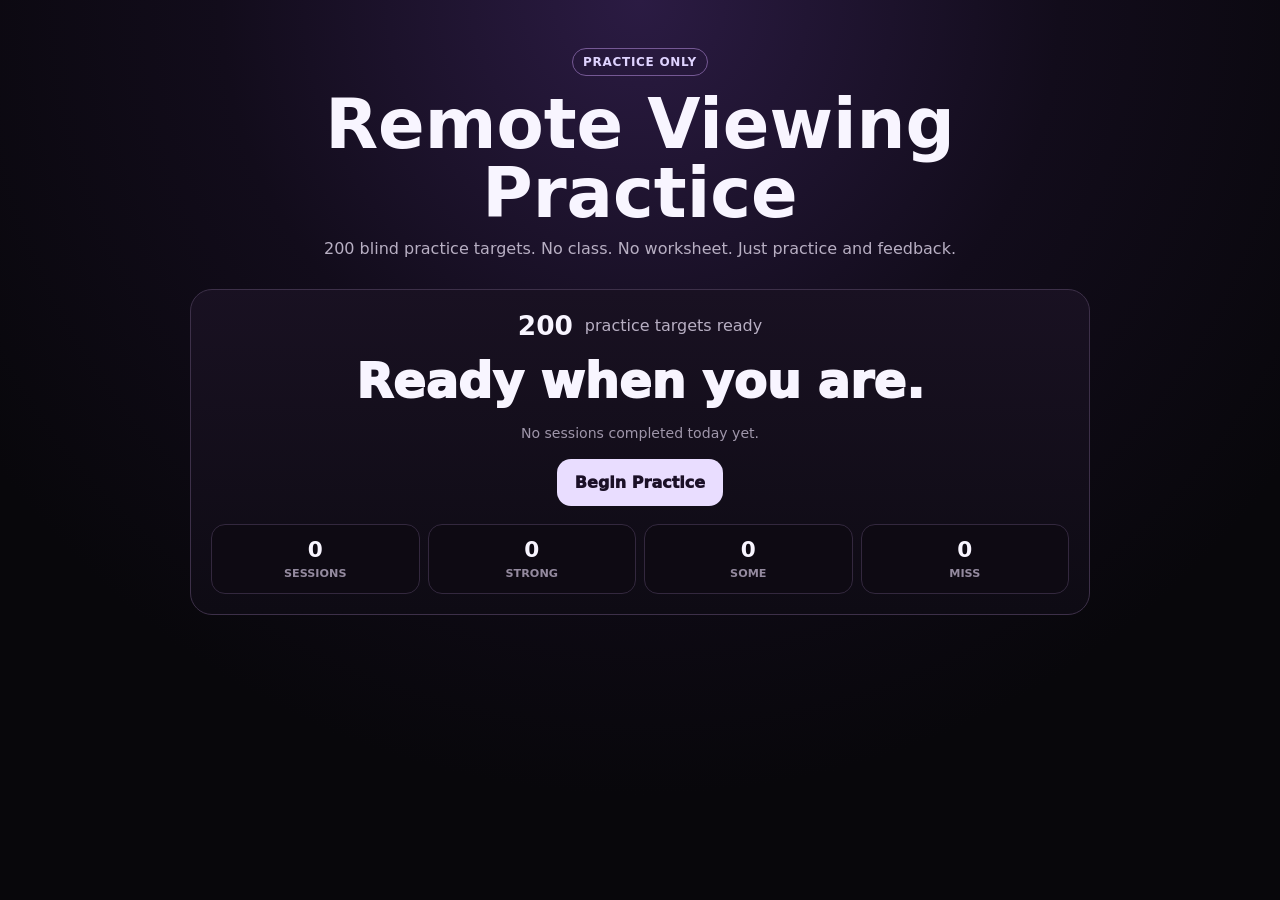
<file: remote-viewing-practice/index.html>
<!doctype html>
<html lang="en">
<head>
<meta charset="utf-8">
<meta name="viewport" content="width=device-width,initial-scale=1">
<title>Remote Viewing Practice</title>
<style>
*{box-sizing:border-box}
:root{--bg:#09070d;--panel:#171020;--line:#4b3962;--text:#f8f5ff;--muted:#b8afc3;--purple:#a98ad8;--button:#e9ddff;--good:#c7f2d5;--warn:#ffe2a8;--bad:#ffd1d1}
html{background:#07070a;min-height:100%}
body{margin:0;min-height:100dvh;background:radial-gradient(circle at top,#2b1b43 0,#120c1b 38%,#08070b 72%);color:var(--text);font-family:system-ui,-apple-system,Segoe UI,Roboto,sans-serif}
.shell{width:min(900px,94%);margin:auto;padding:24px 0 74px}
.hero{text-align:center;padding:24px 18px 12px}
.badge{display:inline-block;padding:6px 10px;border:1px solid #755894;border-radius:999px;color:#dfd3ff;font-size:.75rem;font-weight:900;letter-spacing:.06em}
.hero h1{font-size:clamp(2.2rem,9vw,4.3rem);margin:14px 0 8px;line-height:1}
.hero p{max-width:680px;margin:auto;color:var(--muted);line-height:1.6}
.panel{background:linear-gradient(180deg,rgba(25,17,34,.98),rgba(14,11,20,.98));border:1px solid #3d3049;border-radius:22px;padding:20px;margin-top:16px}
.practice{text-align:center}
.bank{display:flex;align-items:center;justify-content:center;gap:12px;flex-wrap:wrap;color:var(--muted)}
.bank strong{font-size:1.65rem;color:var(--text)}
.big-status{font-size:clamp(1.7rem,7vw,3rem);font-weight:950;margin:12px 0}
.timer{font-size:clamp(3rem,14vw,6rem);font-weight:950;font-variant-numeric:tabular-nums;letter-spacing:-.04em}
.progress{height:8px;border-radius:999px;background:#21182b;overflow:hidden;margin:18px auto;max-width:580px}
.progress>div{height:100%;width:0;background:linear-gradient(90deg,#7b5aa6,#c7aaf0);transition:width .35s ease}
.target-id{display:inline-block;font-size:clamp(2rem,10vw,4.6rem);font-weight:950;letter-spacing:.05em;padding:16px 20px;border-radius:17px;background:#0c0910;border:1px solid #5b466e;margin:10px 0}
.btn{display:inline-block;text-decoration:none;border:0;border-radius:14px;padding:14px 18px;background:var(--button);color:#1b1027;font:inherit;font-weight:950;cursor:pointer}
.btn.secondary{background:#271d32;color:#fff;border:1px solid #5b476e}
.btn.good{background:var(--good);color:#10271a}
.btn.warn{background:var(--warn);color:#2b1b00}
.btn.bad{background:var(--bad);color:#2b1010}
.btn:disabled{opacity:.45;cursor:not-allowed}
.hidden{display:none!important}
.fine{font-size:.88rem;color:#9f96aa;line-height:1.55}
.feedback{text-align:left;max-width:820px;margin:16px auto 0;background:#0d0a12;border:1px solid #4c3a5e;border-radius:18px;padding:18px}
.feedback h2{font-size:clamp(1.6rem,6vw,2.4rem);margin:0 0 4px}
.place{color:#d3c6df;font-weight:750}
.feedback-image-wrap{margin:18px 0 10px;background:#050407;border:1px solid #382c46;border-radius:16px;overflow:hidden}
.feedback-image{display:block;width:100%;max-height:560px;object-fit:contain;background:#050407}
.photo-caption{padding:11px 13px;color:#aea4b9;font-size:.82rem;line-height:1.5;border-top:1px solid #30263b}
.actions{display:flex;gap:10px;flex-wrap:wrap;justify-content:center;margin-top:16px}
.source{margin-top:14px;border-top:1px solid #33283e;padding-top:12px}
.stats{display:grid;grid-template-columns:repeat(4,1fr);gap:8px;margin-top:18px}
.stat{background:#0e0a13;border:1px solid #33283e;border-radius:14px;padding:12px;text-align:center}
.stat b{font-size:1.35rem;display:block}.stat span{font-size:.7rem;color:#948a9f;text-transform:uppercase;font-weight:850}
.loading{padding:18px;color:#c8bdd1}.error{color:#ffd1d1}
@media(max-width:650px){.panel{padding:16px}.stats{grid-template-columns:repeat(2,1fr)}.feedback{padding:14px}}
</style>
<meta name="robots" content="noindex,nofollow">
</head>
<body>
<main class="shell">
<section class="hero">
<span class="badge">PRACTICE ONLY</span>
<h1>Remote Viewing Practice</h1>
<p>200 blind practice targets. No class. No worksheet. Just practice and feedback.</p>
</section>

<section class="panel practice">
<div class="bank"><strong id="targetCount">0</strong><span>practice targets ready</span></div>
<div id="loadState" class="loading">Loading target bank…</div>

<div id="homeStage" class="hidden">
<div class="big-status">Ready when you are.</div>
<p id="todayLine" class="fine"></p>
<button id="beginBtn" class="btn" type="button">Begin Practice</button>
<div id="stats" class="stats"></div>
</div>

<div id="settleStage" class="hidden">
<div class="big-status">Settle in</div>
<div class="timer" id="timer">2:00</div>
<div class="progress"><div id="progressBar"></div></div>
<p class="fine">When the two minutes are complete, reveal your blind target ID.</p>
<button id="showIdBtn" class="btn hidden" type="button">Reveal Target ID</button>
</div>

<div id="targetStage" class="hidden">
<div class="fine">Your blind target ID</div>
<div class="target-id" id="targetId">RV-0000-0000</div>
<p>Do your viewing now. When you are finished, reveal the feedback.</p>
<button id="revealBtn" class="btn" type="button">Reveal Feedback</button>
</div>

<div id="revealStage" class="hidden">
<div class="big-status">Target Revealed</div>
<div class="feedback">
<h2 id="targetName"></h2>
<div class="place" id="targetPlace"></div>
<div class="feedback-image-wrap">
<a id="imageLink" target="_blank" rel="noopener"><img id="feedbackImage" class="feedback-image" alt="Remote viewing feedback image"></a>
<div class="photo-caption"><div id="feedbackNote"></div><div id="feedbackCredit"></div></div>
</div>
<div class="source"><div class="fine">Target source</div><strong id="targetSource"></strong><div class="fine" id="targetOriginal"></div></div>
<div class="actions" style="justify-content:flex-start">
<a id="photoSourceBtn" class="btn" target="_blank" rel="noopener">Photo Source</a>
<a id="rvSourceBtn" class="btn secondary" target="_blank" rel="noopener">Original RV Source</a>
</div>
</div>
<div class="actions" id="ratingButtons">
<button class="btn good" type="button" data-rating="strong">Strong Correspondence</button>
<button class="btn warn" type="button" data-rating="partial">Some Correspondence</button>
<button class="btn bad" type="button" data-rating="miss">Little / No Correspondence</button>
</div>
</div>

<div id="completeStage" class="hidden">
<div class="big-status">Session saved.</div>
<p class="fine" id="completeText"></p>
<button id="againBtn" class="btn" type="button">Start Another</button>
<div id="completeStats" class="stats"></div>
</div>
</section>
</main>

<script>
(()=>{
const TEST=new URLSearchParams(location.search).get('test')==='1';
const SETTLE_MS=TEST?10000:120000;
const STORE_KEY='rv-practice-only-v1';
const stages=['homeStage','settleStage','targetStage','revealStage','completeStage'];
let targets=[];
let current=null;
let timerHandle=null;

const $=id=>document.getElementById(id);
const show=id=>stages.forEach(s=>$(s).classList.toggle('hidden',s!==id));
const today=()=>new Date().toISOString().slice(0,10);

function loadStore(){
  try{return JSON.parse(localStorage.getItem(STORE_KEY))||{used:[],sessions:[]};}
  catch{return{used:[],sessions:[]};}
}
function saveStore(data){localStorage.setItem(STORE_KEY,JSON.stringify(data));}
function counts(data){
  const sessions=data.sessions||[];
  return{
    total:sessions.length,
    strong:sessions.filter(x=>x.rating==='strong').length,
    partial:sessions.filter(x=>x.rating==='partial').length,
    miss:sessions.filter(x=>x.rating==='miss').length,
    today:sessions.filter(x=>x.date===today()).length
  };
}
function statsHtml(data){
  const c=counts(data);
  return `<div class="stat"><b>${c.total}</b><span>Sessions</span></div><div class="stat"><b>${c.strong}</b><span>Strong</span></div><div class="stat"><b>${c.partial}</b><span>Some</span></div><div class="stat"><b>${c.miss}</b><span>Miss</span></div>`;
}
function updateHome(){
  const data=loadStore(),c=counts(data);
  $('todayLine').textContent=c.today?`${c.today} session${c.today===1?'':'s'} completed today.`:'No sessions completed today yet.';
  $('stats').innerHTML=statsHtml(data);
}
function pickTarget(){
  const data=loadStore();
  let used=new Set(data.used||[]);
  let available=targets.filter(t=>!used.has(t.id));
  if(!available.length){data.used=[];saveStore(data);available=[...targets];used=new Set();}
  current=available[Math.floor(Math.random()*available.length)];
  return current;
}
function startTimer(){
  clearInterval(timerHandle);
  const started=Date.now();
  $('showIdBtn').classList.add('hidden');
  $('progressBar').style.width='0%';
  const tick=()=>{
    const elapsed=Date.now()-started;
    const remaining=Math.max(0,SETTLE_MS-elapsed);
    const seconds=Math.ceil(remaining/1000);
    const m=Math.floor(seconds/60),s=seconds%60;
    $('timer').textContent=`${m}:${String(s).padStart(2,'0')}`;
    $('progressBar').style.width=`${Math.min(100,(elapsed/SETTLE_MS)*100)}%`;
    if(remaining<=0){
      clearInterval(timerHandle);
      $('timer').textContent='0:00';
      $('progressBar').style.width='100%';
      $('showIdBtn').classList.remove('hidden');
    }
  };
  tick();timerHandle=setInterval(tick,250);
}
function revealTarget(){
  const f=current.feedback||{};
  $('targetName').textContent=current.name||'Target';
  $('targetPlace').textContent=current.place||'';
  $('feedbackImage').src=f.imageUrl||'';
  $('feedbackImage').alt=`Feedback image for ${current.name||'target'}`;
  $('imageLink').href=f.filePage||f.imageUrl||'#';
  $('feedbackNote').textContent=f.note||'';
  $('feedbackCredit').textContent=[f.credit,f.license].filter(Boolean).join(' · ');
  $('targetSource').textContent=current.source||'';
  $('targetOriginal').textContent=current.originalRef?`Reference: ${current.originalRef}`:'';
  $('photoSourceBtn').href=f.filePage||f.imageUrl||'#';
  $('rvSourceBtn').href=current.sourceUrl||'#';
  show('revealStage');
}
function saveRating(rating){
  const data=loadStore();
  if(!data.used.includes(current.id))data.used.push(current.id);
  data.sessions.push({id:current.id,rating,date:today(),ts:Date.now()});
  saveStore(data);
  const c=counts(data);
  $('completeText').textContent=c.today>=3?`You have completed ${c.today} sessions today. You can take a break or keep practicing.`:'Ready for another whenever you are.';
  $('completeStats').innerHTML=statsHtml(data);
  show('completeStage');
}

$('beginBtn').addEventListener('click',()=>{pickTarget();show('settleStage');startTimer();});
$('showIdBtn').addEventListener('click',()=>{$('targetId').textContent=current.id;show('targetStage');});
$('revealBtn').addEventListener('click',revealTarget);
$('ratingButtons').addEventListener('click',e=>{const b=e.target.closest('[data-rating]');if(b)saveRating(b.dataset.rating);});
$('againBtn').addEventListener('click',()=>{updateHome();show('homeStage');});

fetch('../remote-viewing-v2/targets-curated.json',{cache:'no-store'})
  .then(r=>{if(!r.ok)throw new Error(`HTTP ${r.status}`);return r.json();})
  .then(data=>{
    targets=Array.isArray(data)?data.filter(t=>t&&t.id&&t.feedback&&t.feedback.imageUrl):[];
    if(!targets.length)throw new Error('No practice targets found.');
    $('targetCount').textContent=targets.length;
    $('loadState').classList.add('hidden');
    updateHome();show('homeStage');
  })
  .catch(err=>{
    $('loadState').className='loading error';
    $('loadState').textContent=`Could not load the practice targets: ${err.message}`;
  });
})();
</script>
</body>
</html>
</file>
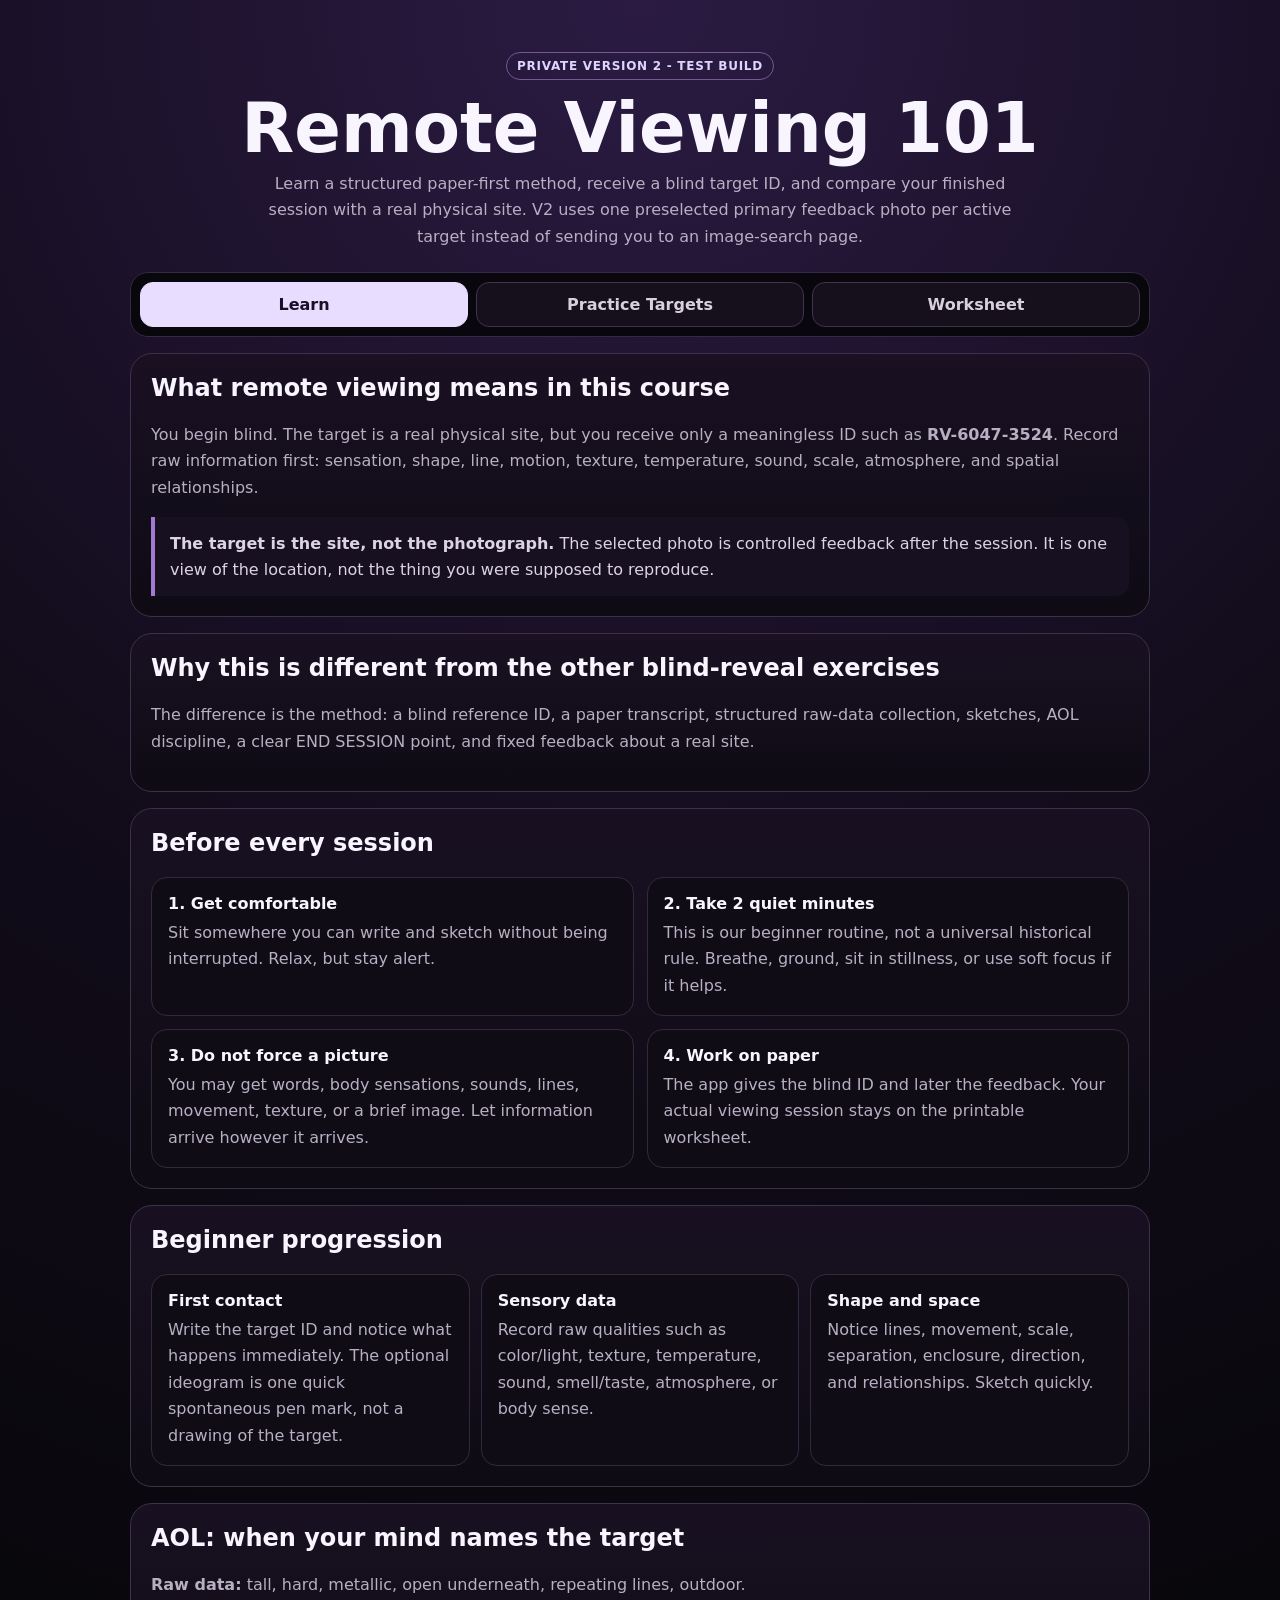
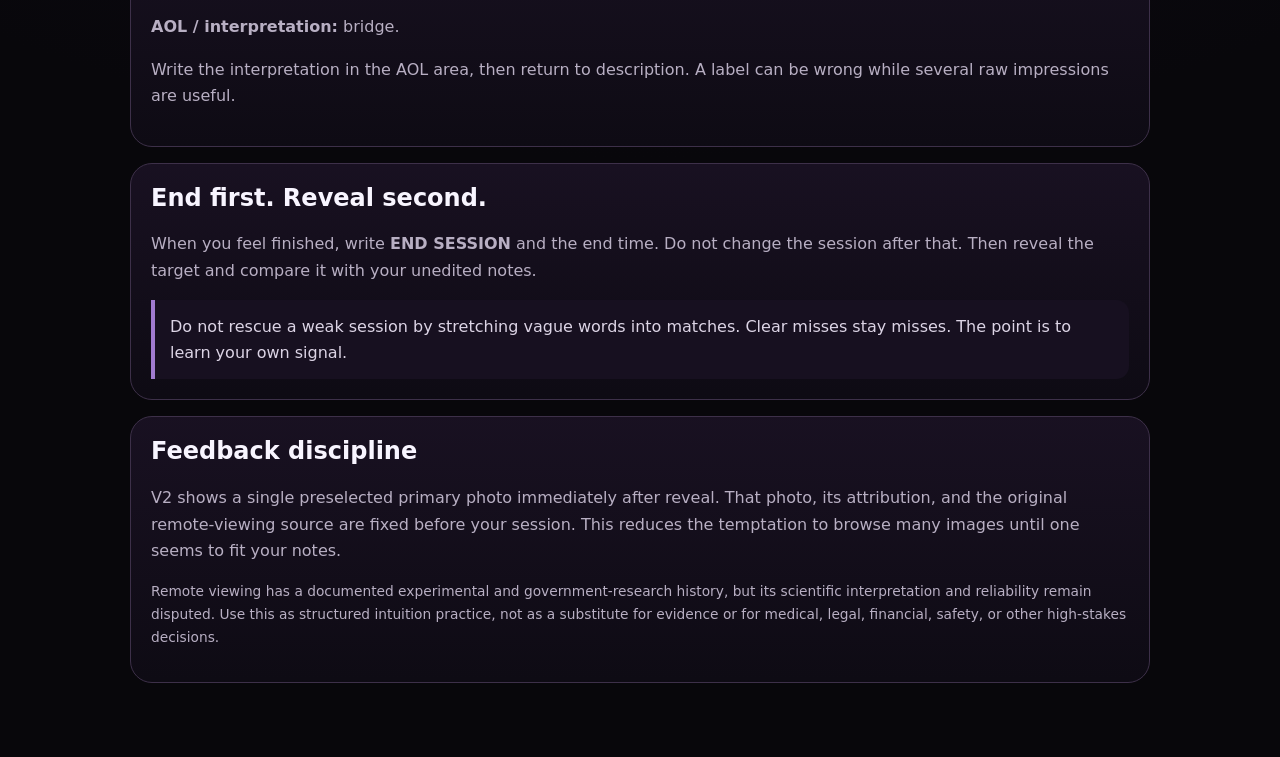
<file: remote-viewing-v2/index.html>
<!doctype html>
<html lang="en">
<head>
<meta charset="utf-8">
<meta name="viewport" content="width=device-width,initial-scale=1">
<title>Remote Viewing 101 - Private Version 2</title>
<style>
*{box-sizing:border-box}:root{--bg:#09070d;--panel:#171020;--line:#4b3962;--text:#f8f5ff;--muted:#b8afc3;--purple:#a98ad8;--button:#e9ddff;--good:#c7f2d5;--warn:#ffe2a8;--bad:#ffd1d1}html{background:#07070a;min-height:100%}body{margin:0;min-height:100dvh;background:radial-gradient(circle at top,#2b1b43 0,#120c1b 38%,#08070b 72%);color:var(--text);font-family:system-ui,-apple-system,Segoe UI,Roboto,sans-serif}.shell{width:min(1020px,94%);margin:auto;padding:24px 0 74px}.hero{padding:28px 20px 22px;text-align:center}.badge{display:inline-block;padding:6px 10px;border:1px solid #755894;border-radius:999px;color:#dfd3ff;font-size:.75rem;font-weight:900;letter-spacing:.06em}.hero h1{font-size:clamp(2.2rem,8vw,4.3rem);margin:14px 0 8px;line-height:1}.hero p{max-width:790px;margin:auto;color:var(--muted);line-height:1.65}.tabs{position:sticky;top:0;z-index:30;display:grid;grid-template-columns:repeat(3,1fr);gap:8px;background:rgba(8,7,11,.94);backdrop-filter:blur(12px);padding:9px;border:1px solid #362944;border-radius:18px}.tab{border:1px solid #423250;border-radius:13px;background:#15101c;color:#d8d0df;padding:12px 8px;font:inherit;font-weight:850;cursor:pointer}.tab.active{background:#e9ddff;color:#1a1025;border-color:#e9ddff}.view{display:none}.view.active{display:block}.panel{background:linear-gradient(180deg,rgba(25,17,34,.98),rgba(14,11,20,.98));border:1px solid #3d3049;border-radius:22px;padding:20px;margin-top:16px}.panel h2,.panel h3{margin-top:0}.panel p,.panel li{color:var(--muted);line-height:1.65}.grid2{display:grid;grid-template-columns:1fr 1fr;gap:13px}.grid3{display:grid;grid-template-columns:repeat(3,1fr);gap:11px}.card{background:#100c16;border:1px solid #34283f;border-radius:16px;padding:16px}.card h3{font-size:1rem;margin:0 0 7px}.card p{margin:0}.callout{border-left:4px solid #a17bd0;background:#171020;padding:14px 15px;border-radius:0 13px 13px 0;color:#dcd4e5;line-height:1.6}.btn{display:inline-block;text-decoration:none;border:0;border-radius:14px;padding:14px 18px;background:var(--button);color:#1b1027;font:inherit;font-weight:950;cursor:pointer}.btn.secondary{background:#271d32;color:#fff;border:1px solid #5b476e}.btn.good{background:var(--good);color:#10271a}.btn.warn{background:var(--warn);color:#2b1b00}.btn.bad{background:var(--bad);color:#2b1010}.btn:disabled{opacity:.45;cursor:not-allowed}.hidden{display:none!important}.practice-box{text-align:center;padding:8px 0}.big-status{font-size:clamp(1.7rem,7vw,3rem);font-weight:950;margin:9px 0}.timer{font-size:clamp(3rem,13vw,6rem);font-weight:950;font-variant-numeric:tabular-nums;letter-spacing:-.04em}.progress{height:8px;border-radius:999px;background:#21182b;overflow:hidden;margin:18px auto;max-width:580px}.progress>div{height:100%;width:0;background:linear-gradient(90deg,#7b5aa6,#c7aaf0);transition:width .35s ease}.target-id{display:inline-block;font-size:clamp(2rem,9vw,4.6rem);font-weight:950;letter-spacing:.05em;padding:16px 20px;border-radius:17px;background:#0c0910;border:1px solid #5b466e;margin:10px 0}.feedback{text-align:left;max-width:820px;margin:16px auto 0;background:#0d0a12;border:1px solid #4c3a5e;border-radius:18px;padding:18px}.feedback h3{font-size:clamp(1.5rem,6vw,2.3rem);margin:0 0 3px}.feedback .place{color:#d3c6df;font-weight:750}.feedback-image-wrap{margin:18px 0 10px;background:#050407;border:1px solid #382c46;border-radius:16px;overflow:hidden}.feedback-image{display:block;width:100%;max-height:560px;object-fit:contain;background:#050407}.photo-caption{padding:11px 13px;color:#aea4b9;font-size:.82rem;line-height:1.5;border-top:1px solid #30263b}.photo-caption a{color:#d9c5ff}.source{margin-top:14px;border-top:1px solid #33283e;padding-top:12px}.actions{display:flex;gap:10px;flex-wrap:wrap;justify-content:center;margin-top:15px}.fine{font-size:.86rem;color:#978fa1;line-height:1.55}.stats{display:grid;grid-template-columns:repeat(5,1fr);gap:8px;margin-top:14px}.stat{background:#0e0a13;border:1px solid #33283e;border-radius:14px;padding:12px;text-align:center}.stat b{font-size:1.35rem;display:block}.stat span{font-size:.7rem;color:#948a9f;text-transform:uppercase;font-weight:850}.worksheet-preview{background:white;color:#23192f;border-radius:18px;padding:22px;text-align:left}.worksheet-preview h3{color:#2a1b3d}.worksheet-preview p{color:#4a4351}.modal-backdrop{position:fixed;inset:0;background:rgba(0,0,0,.74);display:grid;place-items:center;padding:20px;z-index:100}.modal{width:min(560px,100%);background:#17101f;border:1px solid #5c4770;border-radius:22px;padding:22px;box-shadow:0 30px 80px rgba(0,0,0,.45)}.modal h2{margin-top:0}.modal p{color:#c7becf;line-height:1.6}.test-controls{margin-top:14px;padding:12px;border:1px dashed #624c75;border-radius:13px}.bank-note{display:flex;gap:10px;align-items:flex-start;background:#100c16;border:1px solid #3a2d47;border-radius:15px;padding:14px}.bank-note b{font-size:1.15rem}.loading{padding:18px;color:#c8bdd1}.error{color:#ffd1d1}.curation{display:grid;grid-template-columns:1fr 1fr;gap:12px}.curation .card strong{display:block;font-size:1.45rem;color:#eadfff}@media(max-width:720px){.grid2,.grid3,.curation{grid-template-columns:1fr}.panel{padding:16px}.stats{grid-template-columns:repeat(2,1fr)}.tabs{gap:5px;padding:7px}.tab{font-size:.84rem;padding:11px 5px}.feedback{padding:14px}}
</style>
<meta name="robots" content="noindex,nofollow">
</head>
<body>
<main class="shell">
<section class="hero"><span class="badge">PRIVATE VERSION 2 - TEST BUILD</span><h1>Remote Viewing 101</h1><p>Learn a structured paper-first method, receive a blind target ID, and compare your finished session with a real physical site. V2 uses one preselected primary feedback photo per active target instead of sending you to an image-search page.</p></section>
<nav class="tabs" aria-label="Remote Viewing 101 sections"><button class="tab active" type="button" data-tab="learn">Learn</button><button class="tab" type="button" data-tab="practice">Practice Targets</button><button class="tab" type="button" data-tab="worksheet">Worksheet</button></nav>
<section id="learn" class="view active">
<div class="panel"><h2>What remote viewing means in this course</h2><p>You begin blind. The target is a real physical site, but you receive only a meaningless ID such as <strong>RV-6047-3524</strong>. Record raw information first: sensation, shape, line, motion, texture, temperature, sound, scale, atmosphere, and spatial relationships.</p><div class="callout"><strong>The target is the site, not the photograph.</strong> The selected photo is controlled feedback after the session. It is one view of the location, not the thing you were supposed to reproduce.</div></div>
<div class="panel"><h2>Why this is different from the other blind-reveal exercises</h2><p>The difference is the method: a blind reference ID, a paper transcript, structured raw-data collection, sketches, AOL discipline, a clear END SESSION point, and fixed feedback about a real site.</p></div>
<div class="panel"><h2>Before every session</h2><div class="grid2"><div class="card"><h3>1. Get comfortable</h3><p>Sit somewhere you can write and sketch without being interrupted. Relax, but stay alert.</p></div><div class="card"><h3>2. Take 2 quiet minutes</h3><p>This is our beginner routine, not a universal historical rule. Breathe, ground, sit in stillness, or use soft focus if it helps.</p></div><div class="card"><h3>3. Do not force a picture</h3><p>You may get words, body sensations, sounds, lines, movement, texture, or a brief image. Let information arrive however it arrives.</p></div><div class="card"><h3>4. Work on paper</h3><p>The app gives the blind ID and later the feedback. Your actual viewing session stays on the printable worksheet.</p></div></div></div>
<div class="panel"><h2>Beginner progression</h2><div class="grid3"><div class="card"><h3>First contact</h3><p>Write the target ID and notice what happens immediately. The optional ideogram is one quick spontaneous pen mark, not a drawing of the target.</p></div><div class="card"><h3>Sensory data</h3><p>Record raw qualities such as color/light, texture, temperature, sound, smell/taste, atmosphere, or body sense.</p></div><div class="card"><h3>Shape and space</h3><p>Notice lines, movement, scale, separation, enclosure, direction, and relationships. Sketch quickly.</p></div></div></div>
<div class="panel"><h2>AOL: when your mind names the target</h2><p><strong>Raw data:</strong> tall, hard, metallic, open underneath, repeating lines, outdoor.</p><p><strong>AOL / interpretation:</strong> bridge.</p><p>Write the interpretation in the AOL area, then return to description. A label can be wrong while several raw impressions are useful.</p></div>
<div class="panel"><h2>End first. Reveal second.</h2><p>When you feel finished, write <strong>END SESSION</strong> and the end time. Do not change the session after that. Then reveal the target and compare it with your unedited notes.</p><div class="callout">Do not rescue a weak session by stretching vague words into matches. Clear misses stay misses. The point is to learn your own signal.</div></div>
<div class="panel"><h2>Feedback discipline</h2><p>V2 shows a single preselected primary photo immediately after reveal. That photo, its attribution, and the original remote-viewing source are fixed before your session. This reduces the temptation to browse many images until one seems to fit your notes.</p><p class="fine">Remote viewing has a documented experimental and government-research history, but its scientific interpretation and reliability remain disputed. Use this as structured intuition practice, not as a substitute for evidence or for medical, legal, financial, safety, or other high-stakes decisions.</p></div>
</section>
<section id="practice" class="view">
<div class="panel"><div class="bank-note"><div><b id="activeCount">0</b></div><div><strong>photo-curated targets active right now.</strong><div class="fine">The complete 200-target bank is curated and active. Every target has one fixed primary Wikimedia Commons feedback image plus recorded photo credit, license, original target reference, and remote-viewing source.</div></div></div><div class="curation" style="margin-top:12px"><div class="card"><strong id="curatedCardCount">0</strong><span class="fine">ready with fixed primary feedback</span></div><div class="card"><strong id="pendingCardCount">0</strong><span class="fine">remaining uncurated targets</span></div></div></div>
<div class="panel"><div class="practice-box"><span class="badge">PAPER-FIRST PRACTICE</span><h2 style="margin:14px 0 5px">Practice Targets</h2><p class="fine">Have your worksheet and pen ready. This GitHub Pages build is still only a prototype: the target JSON is client-side, so do not inspect the source before a session. The production bank will move behind a Worker.</p><div id="loadState" class="loading">Loading curated target bank…</div>
<div id="practiceHome" class="hidden"><div class="big-status">Ready when you are.</div><p id="todayLine" class="fine"></p><button id="beginSession" class="btn" type="button">Begin Session</button></div>
<div id="settling" class="hidden"><div class="big-status">Settling period</div><p>Get comfortable. Breathe. Ground if that helps. Use stillness or soft focus if you like. There is nothing to solve yet.</p><div class="timer" id="timer">2:00</div><div class="progress"><div id="progressBar"></div></div><p class="fine">No alarm will go off. When the two-minute minimum is complete, stay here as long as you want.</p><button id="showId" class="btn hidden" type="button">Reveal Target ID When Ready</button></div>
<div id="idStage" class="hidden"><div class="fine">Write this exact blind ID at the top of your worksheet.</div><div class="target-id" id="targetId">RV-0000-0000</div><p>Begin your paper session. Record first impressions, raw sensory data, shapes/lines/movement, sketches, and AOL separately. When finished, write END SESSION before returning here.</p><button id="finishSession" class="btn" type="button">I Wrote END SESSION - Reveal Feedback</button></div>
<div id="revealStage" class="hidden"><div class="big-status">Target revealed</div><div class="feedback"><h3 id="targetName"></h3><div class="place" id="targetPlace"></div><p id="targetCue"></p><div class="feedback-image-wrap"><a id="feedbackImageLink" target="_blank" rel="noopener"><img id="feedbackImage" class="feedback-image" alt="Curated feedback photo"></a><div class="photo-caption"><div id="feedbackNote"></div><div id="feedbackCredit"></div></div></div><div class="source"><div class="fine">Previously used target source</div><strong id="targetSource"></strong><div class="fine" id="targetOriginal"></div></div><div class="actions" style="justify-content:flex-start"><a id="photoSource" class="btn" target="_blank" rel="noopener">Open Photo Source</a><a id="originalSource" class="btn secondary" target="_blank" rel="noopener">Open Original RV Source</a></div><p class="fine">Compare this fixed feedback with the unedited worksheet you completed before reveal. The photo is one representative view of the real site.</p></div><div class="actions" id="ratingButtons"><button class="btn good" type="button" data-rating="strong">Strong Correspondence</button><button class="btn warn" type="button" data-rating="partial">Some Correspondence</button><button class="btn bad" type="button" data-rating="miss">Little / No Correspondence</button></div></div>
<div id="completeStage" class="hidden"><div class="big-status">Session saved.</div><p class="fine">Your worksheet stays on paper. The prototype remembers only the target ID, rating, and date in this browser.</p><button id="anotherSession" class="btn" type="button">Start Another Session</button></div>
</div></div>
<div class="panel"><h3>Your local practice count</h3><div class="stats"><div class="stat"><b id="todayCount">0</b><span>Today</span></div><div class="stat"><b id="allCount">0</b><span>Total</span></div><div class="stat"><b id="strongCount">0</b><span>Strong</span></div><div class="stat"><b id="partialCount">0</b><span>Some</span></div><div class="stat"><b id="missCount">0</b><span>Little / None</span></div></div><div id="testControls" class="test-controls hidden"><strong>10-second test shortcut is ON.</strong><p class="fine">This exists only for testing. Normal V2 uses the full two-minute minimum.</p><button id="resetTest" class="btn secondary" type="button">Reset V2 Test Data</button></div></div>
</section>
<section id="worksheet" class="view"><div class="panel"><h2>Remote Viewing 101 Worksheet - V2</h2><p>The two-page print-friendly worksheet keeps the viewing prompts open-ended instead of giving answer choices that could lead you.</p><div class="worksheet-preview"><h3>Page 1 - Session data</h3><p>Target ID, settling reminder, optional quick mark / ideogram, first impressions, sensory data, shapes/lines/movement/spatial relationships, AOL, raw summary, and END SESSION.</p><h3>Page 2 - Drawing and feedback</h3><p>Two large drawing areas plus a separate after-reveal section for correspondences, misses, AOL review, and overall feedback.</p></div><div class="actions"><a class="btn" href="Remote-Viewing-101-Worksheet-V2.pdf" target="_blank" rel="noopener">Open Printable PDF</a><a class="btn secondary" href="Remote-Viewing-101-Worksheet-V2.pdf" download>Download Worksheet</a></div></div><div class="panel"><h3>What stays private</h3><p>Your handwriting and drawings never need to be uploaded. Before public release, the hidden target record should move behind a Cloudflare Worker, with private feedback assets in R2 and minimal target/session metadata in D1. The browser should receive site information only after reveal.</p></div></section>
</main>
<div id="breakModal" class="modal-backdrop hidden" role="dialog" aria-modal="true"><div class="modal"><h2>You have done three sessions today.</h2><p>Do you think it might be time to take a break and come back fresh? It is only a suggestion. If you want to keep practicing, keep practicing.</p><div class="actions"><button id="takeBreak" class="btn secondary" type="button">Take a Break</button><button id="keepGoing" class="btn" type="button">Keep Practicing</button></div></div></div>
<script>
(()=>{
const $=id=>document.getElementById(id),TEST=new URLSearchParams(location.search).get('test')==='1',MIN_SETTLE=TEST?10000:120000,KEY='remoteViewing101PrivateV2',TOTAL_INVENTORY=200;let TARGETS=[];
const dayKey=()=>new Date().toLocaleDateString('en-CA');
function fresh(){return{version:3,used:[],history:[],day:{key:dayKey(),count:0,breakPrompted:false},active:null}}
function load(){try{return JSON.parse(localStorage.getItem(KEY))||fresh()}catch{return fresh()}}
function normalize(d){if(!d||typeof d!=='object')d=fresh();if(!Array.isArray(d.used))d.used=[];if(!Array.isArray(d.history))d.history=[];if(!d.day||d.day.key!==dayKey())d.day={key:dayKey(),count:0,breakPrompted:false};return d}
function save(d){localStorage.setItem(KEY,JSON.stringify(d))}
function targetById(id){return TARGETS.find(t=>t.id===id)}
function setStage(id){['practiceHome','settling','idStage','revealStage','completeStage'].forEach(x=>$(x).classList.toggle('hidden',x!==id))}
function renderStats(){const d=normalize(load()),h=d.history;$('todayCount').textContent=d.day.count;$('allCount').textContent=h.length;$('strongCount').textContent=h.filter(x=>x.rating==='strong').length;$('partialCount').textContent=h.filter(x=>x.rating==='partial').length;$('missCount').textContent=h.filter(x=>x.rating==='miss').length;$('todayLine').textContent=d.day.count?`Completed today: ${d.day.count}`:'No sessions completed today yet.'}
function chooseTarget(d){const ids=TARGETS.map(t=>t.id);let remaining=ids.filter(id=>!d.used.includes(id));if(!remaining.length){d.used=[];remaining=ids.slice()}return remaining[Math.floor(Math.random()*remaining.length)]}
function startSession(){if(!TARGETS.length)return;const d=normalize(load());if(d.active){resume();return}const targetId=chooseTarget(d),now=Date.now();d.active={targetId,startedAt:now,readyAt:now+MIN_SETTLE,idRevealed:false,revealed:false};d.used.push(targetId);save(d);setStage('settling');tick()}
function tick(){const d=normalize(load()),s=d.active;if(!s)return;const left=Math.max(0,s.readyAt-Date.now()),done=Math.min(1,(MIN_SETTLE-left)/MIN_SETTLE);$('progressBar').style.width=(done*100).toFixed(1)+'%';if(left>0){const sec=Math.ceil(left/1000),m=Math.floor(sec/60),ss=String(sec%60).padStart(2,'0');$('timer').textContent=`${m}:${ss}`;$('showId').classList.add('hidden')}else{$('timer').textContent='Ready';$('showId').classList.remove('hidden')}}
function revealId(){const d=normalize(load());if(!d.active||Date.now()<d.active.readyAt)return;d.active.idRevealed=true;save(d);resume()}
function revealTarget(){const d=normalize(load());if(!d.active||!d.active.idRevealed)return;d.active.revealed=true;save(d);resume()}
function escapeHtml(s){return String(s).replace(/[&<>"']/g,c=>({'&':'&amp;','<':'&lt;','>':'&gt;','"':'&quot;',"'":'&#39;'}[c]))}
function escapeAttr(s){return escapeHtml(s)}
function fillFeedback(t){const f=t.feedback;$('targetName').textContent=t.name;$('targetPlace').textContent=t.place;$('targetCue').textContent=t.cue;$('targetSource').textContent=t.source;$('targetOriginal').textContent='Original source reference: '+t.originalRef;$('originalSource').href=t.sourceUrl;$('feedbackImage').src=f.imageUrl;$('feedbackImage').alt='Curated feedback photo: '+t.name;$('feedbackImageLink').href=f.filePage;$('photoSource').href=f.filePage;$('feedbackNote').textContent=f.note||'Representative primary feedback photo.';$('feedbackCredit').innerHTML='Photo: '+escapeHtml(f.credit)+' · <a href="'+escapeAttr(f.licenseUrl)+'" target="_blank" rel="noopener">'+escapeHtml(f.license)+'</a> · <a href="'+escapeAttr(f.filePage)+'" target="_blank" rel="noopener">Wikimedia Commons file page</a>'}
function rate(rating){const d=normalize(load()),s=d.active;if(!s||!s.revealed)return;const t=targetById(s.targetId);if(!t)return;d.history.push({targetId:t.id,rating,completedAt:Date.now(),date:dayKey()});d.day.count+=1;d.active=null;save(d);setStage('completeStage');renderStats();if(d.day.count===3&&!d.day.breakPrompted){d.day.breakPrompted=true;save(d);setTimeout(()=>$('breakModal').classList.remove('hidden'),180)}}
function resume(){const d=normalize(load()),s=d.active;renderStats();if(!s){setStage('practiceHome');return}const t=targetById(s.targetId);if(!t){d.active=null;save(d);setStage('practiceHome');return}if(Date.now()<s.readyAt){setStage('settling');tick();return}if(!s.idRevealed){setStage('settling');tick();return}$('targetId').textContent=t.id;if(!s.revealed){setStage('idStage');return}fillFeedback(t);setStage('revealStage')}
function resetAll(){if(!confirm('Reset all Remote Viewing 101 V2 test history on this browser?'))return;localStorage.removeItem(KEY);location.reload()}
async function init(){try{const r=await fetch('targets-curated.json',{cache:'no-store'});if(!r.ok)throw new Error('HTTP '+r.status);TARGETS=await r.json();if(!Array.isArray(TARGETS)||TARGETS.length!==TOTAL_INVENTORY)throw new Error('Target bank count mismatch: '+(Array.isArray(TARGETS)?TARGETS.length:'invalid'));$('activeCount').textContent=TARGETS.length;$('curatedCardCount').textContent=TARGETS.length;$('pendingCardCount').textContent=Math.max(0,TOTAL_INVENTORY-TARGETS.length);$('loadState').classList.add('hidden');$('practiceHome').classList.remove('hidden');renderStats();resume()}catch(e){$('loadState').innerHTML='<span class="error">Could not load the curated target bank. Refresh the page and try again.</span>';console.error(e)}}
document.querySelectorAll('.tab').forEach(b=>b.addEventListener('click',()=>{document.querySelectorAll('.tab').forEach(x=>x.classList.toggle('active',x===b));document.querySelectorAll('.view').forEach(v=>v.classList.toggle('active',v.id===b.dataset.tab));if(b.dataset.tab==='practice'&&TARGETS.length)resume()}));$('beginSession').addEventListener('click',startSession);$('showId').addEventListener('click',revealId);$('finishSession').addEventListener('click',revealTarget);$('anotherSession').addEventListener('click',()=>{setStage('practiceHome');renderStats()});$('ratingButtons').addEventListener('click',e=>{const b=e.target.closest('[data-rating]');if(b)rate(b.dataset.rating)});$('takeBreak').addEventListener('click',()=>{$('breakModal').classList.add('hidden');document.querySelector('[data-tab="learn"]').click()});$('keepGoing').addEventListener('click',()=>{$('breakModal').classList.add('hidden');setStage('practiceHome')});$('resetTest').addEventListener('click',resetAll);if(TEST)$('testControls').classList.remove('hidden');setInterval(()=>{const d=normalize(load());if(d.active&&!d.active.idRevealed)tick()},500);init();
})();
</script>
</body>
</html>
</file>
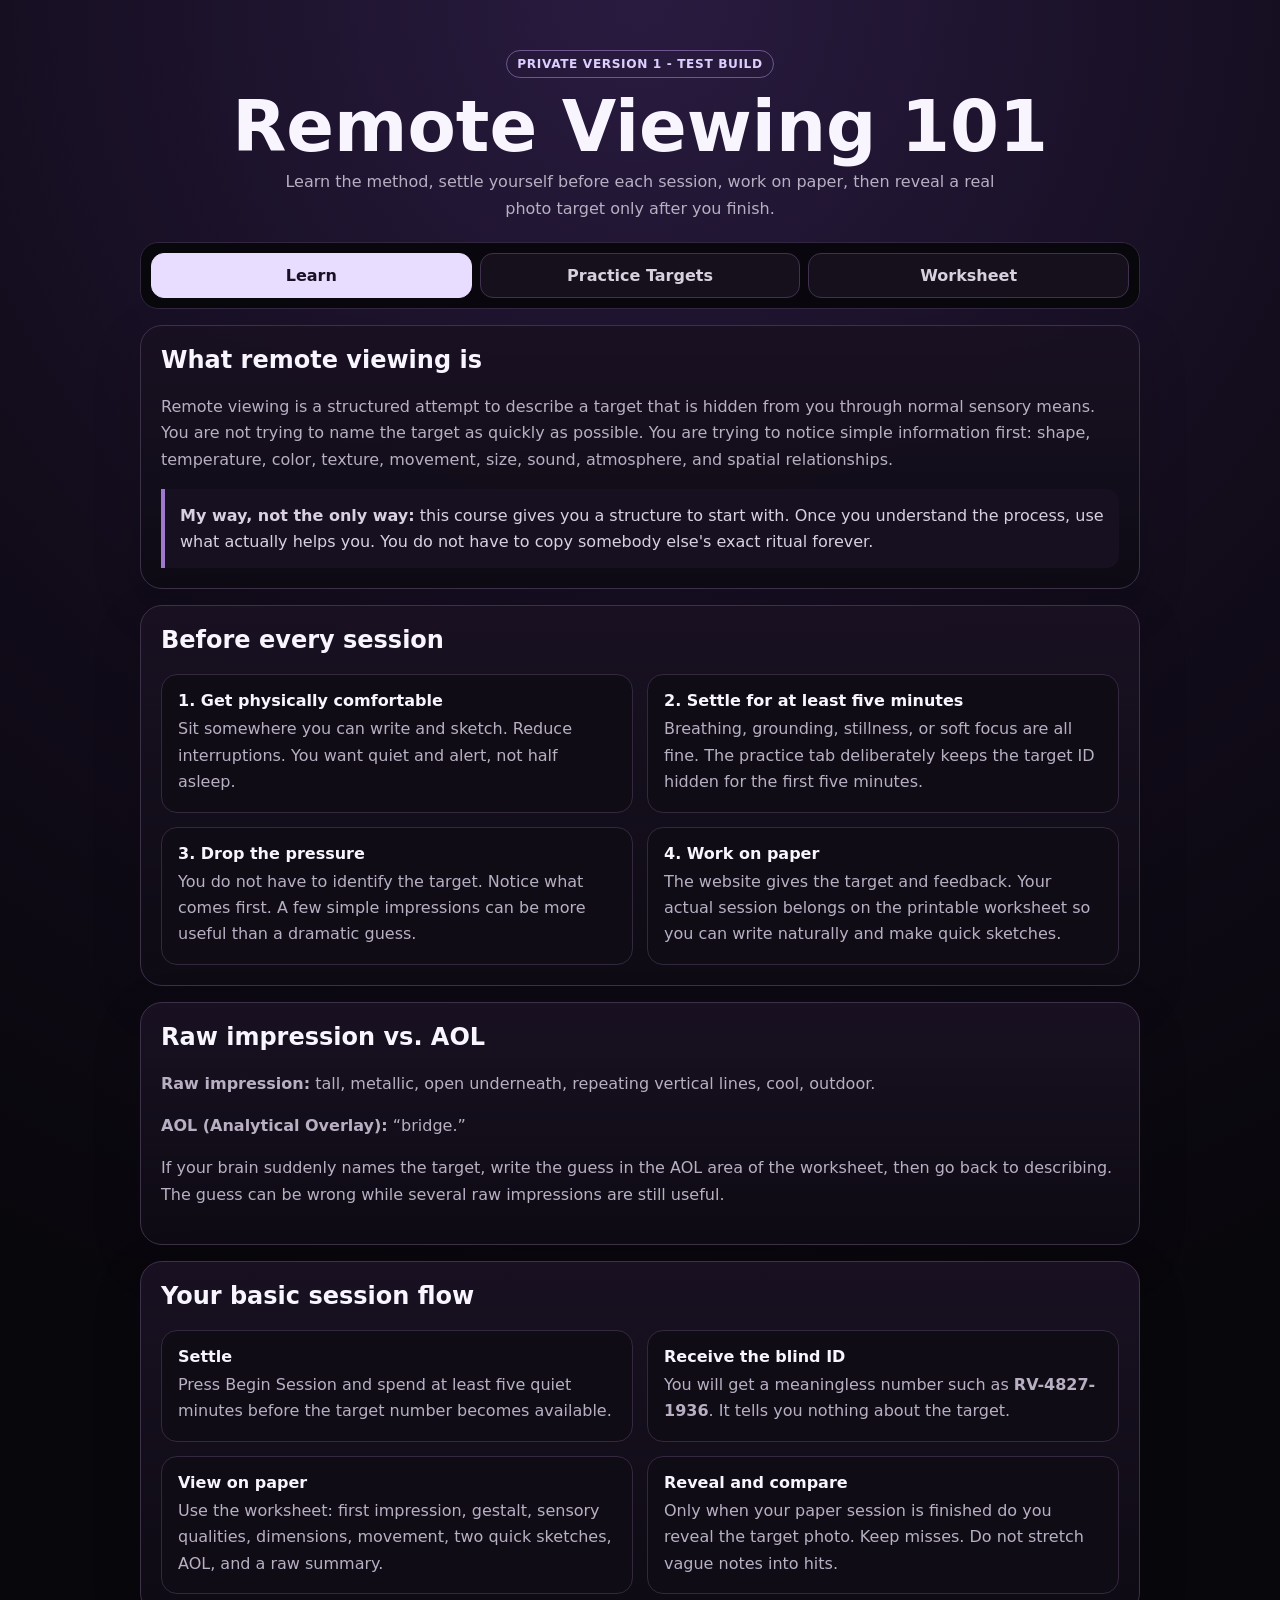
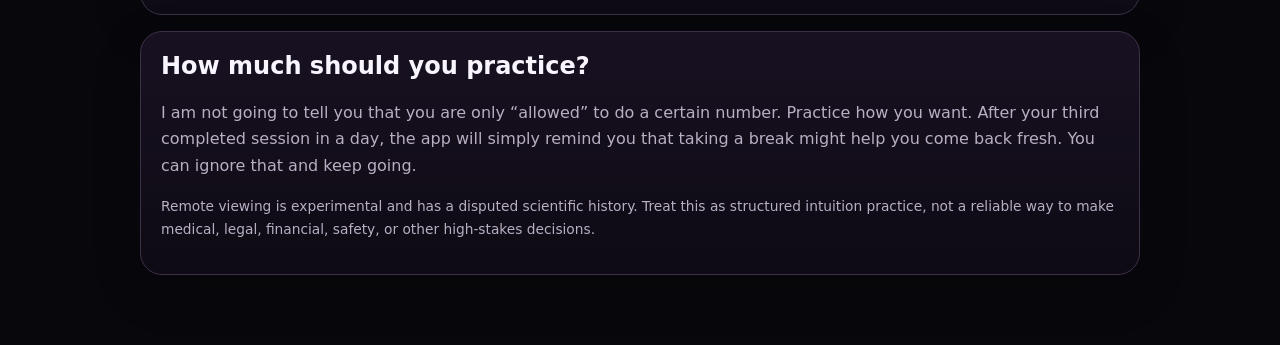
<file: remote-viewing/index.html>
<!doctype html>
<html lang="en">
<head>
<meta charset="utf-8">
<meta name="viewport" content="width=device-width,initial-scale=1">
<title>Remote Viewing 101 - Private Test</title>
<style>
*{box-sizing:border-box}
:root{
  --bg:#09070d;--bg2:#140d1e;--panel:#171020;--panel2:#21152e;--line:#4b3962;
  --text:#f8f5ff;--muted:#b8afc3;--purple:#a98ad8;--purple2:#d8c8ff;--button:#e9ddff;
  --good:#c7f2d5;--warn:#ffe2a8;--bad:#ffd1d1
}
html{background:#07070a;min-height:100%}
body{margin:0;min-height:100dvh;background:radial-gradient(circle at top,#291b40 0,#120c1b 38%,#08070b 70%);color:var(--text);font-family:system-ui,-apple-system,Segoe UI,Roboto,sans-serif}
button,a{touch-action:manipulation}
.shell{width:min(1000px,94%);margin:auto;padding:24px 0 70px}
.hero{padding:26px 22px 20px;text-align:center}
.badge{display:inline-block;padding:6px 10px;border:1px solid #70558f;border-radius:999px;color:#dccfff;font-size:.76rem;font-weight:900;letter-spacing:.05em}
.hero h1{font-size:clamp(2.2rem,8vw,4.4rem);margin:14px 0 7px;line-height:1}
.hero p{max-width:760px;margin:0 auto;color:var(--muted);line-height:1.65}
.tabs{position:sticky;top:0;z-index:30;display:grid;grid-template-columns:repeat(3,1fr);gap:8px;background:rgba(8,7,11,.93);backdrop-filter:blur(12px);padding:10px;border:1px solid #33263f;border-radius:18px}
.tab{border:1px solid #40324f;border-radius:13px;background:#15101c;color:#d8d0df;padding:12px 10px;font:inherit;font-weight:850;cursor:pointer}
.tab.active{background:#e9ddff;color:#1a1025;border-color:#e9ddff}
.view{display:none}.view.active{display:block}
.panel{background:linear-gradient(180deg,rgba(25,17,34,.98),rgba(14,11,20,.98));border:1px solid #3d3049;border-radius:22px;padding:20px;margin-top:16px;box-shadow:0 16px 50px rgba(0,0,0,.15)}
.panel h2,.panel h3{margin-top:0}.panel p,.panel li{color:var(--muted);line-height:1.65}
.grid2{display:grid;grid-template-columns:1fr 1fr;gap:14px}
.card{background:#100c16;border:1px solid #33283e;border-radius:16px;padding:16px}
.card h3{font-size:1rem;margin-bottom:6px}.card p{margin:0}
.callout{border-left:4px solid #9f7acc;background:#171020;padding:14px 15px;border-radius:0 13px 13px 0;color:#d9d1e2;line-height:1.6}
.btn{border:0;border-radius:14px;padding:14px 18px;background:var(--button);color:#1b1027;font:inherit;font-weight:950;cursor:pointer}
.btn.secondary{background:#271d32;color:#fff;border:1px solid #5b476e}
.btn.good{background:var(--good);color:#10271a}
.btn.warn{background:var(--warn);color:#2b1b00}
.btn.bad{background:var(--bad);color:#2b1010}
.btn.full{width:100%}
.btn:disabled{opacity:.45;cursor:not-allowed}
.practice-box{text-align:center;padding:10px 0}
.big-status{font-size:clamp(1.7rem,7vw,3.2rem);font-weight:950;margin:8px 0}
.timer{font-size:clamp(3rem,13vw,6rem);font-weight:950;font-variant-numeric:tabular-nums;letter-spacing:-.04em}
.progress{height:8px;border-radius:999px;background:#21182b;overflow:hidden;margin:18px auto;max-width:570px}
.progress>div{height:100%;width:0;background:linear-gradient(90deg,#7b5aa6,#c7aaf0);transition:width .35s ease}
.target-id{display:inline-block;font-size:clamp(2rem,9vw,4.7rem);font-weight:950;letter-spacing:.05em;padding:16px 20px;border-radius:17px;background:#0c0910;border:1px solid #5b466e;margin:10px 0}
.target-photo{display:block;width:100%;max-height:560px;object-fit:cover;border-radius:18px;border:1px solid #4c3a5e;background:#09070c}
.actions{display:flex;gap:10px;flex-wrap:wrap;justify-content:center;margin-top:15px}
.fine{font-size:.86rem;color:#978fa1;line-height:1.55}
.stats{display:grid;grid-template-columns:repeat(4,1fr);gap:8px;margin-top:14px}
.stat{background:#0e0a13;border:1px solid #33283e;border-radius:14px;padding:12px;text-align:center}
.stat b{font-size:1.35rem;display:block}.stat span{font-size:.72rem;color:#948a9f;text-transform:uppercase;font-weight:850}
.hidden{display:none!important}
.worksheet-preview{background:white;color:#23192f;border-radius:18px;padding:24px;text-align:left}
.worksheet-preview h3{color:#2a1b3d}.worksheet-preview p{color:#4a4351}
.storage{display:grid;grid-template-columns:repeat(3,1fr);gap:10px}
.storage .card strong{display:block;color:#e5d9ff;margin-bottom:5px}
.modal-backdrop{position:fixed;inset:0;background:rgba(0,0,0,.72);display:grid;place-items:center;padding:20px;z-index:100}
.modal{width:min(560px,100%);background:#17101f;border:1px solid #5c4770;border-radius:22px;padding:22px;box-shadow:0 30px 80px rgba(0,0,0,.45)}
.modal h2{margin-top:0}.modal p{color:#c7becf;line-height:1.6}
.test-controls{margin-top:14px;padding:12px;border:1px dashed #624c75;border-radius:13px}
@media(max-width:720px){
 .grid2,.storage{grid-template-columns:1fr}
 .panel{padding:16px}
 .stats{grid-template-columns:repeat(2,1fr)}
 .tabs{gap:5px;padding:7px}.tab{font-size:.84rem;padding:11px 5px}
}
</style>
<meta name="robots" content="noindex,nofollow">
</head>
<body>
<main class="shell">
<section class="hero">
  <span class="badge">PRIVATE VERSION 1 - TEST BUILD</span>
  <h1>Remote Viewing 101</h1>
  <p>Learn the method, settle yourself before each session, work on paper, then reveal a real photo target only after you finish.</p>
</section>

<nav class="tabs" aria-label="Remote Viewing 101 sections">
  <button class="tab active" type="button" data-tab="learn">Learn</button>
  <button class="tab" type="button" data-tab="practice">Practice Targets</button>
  <button class="tab" type="button" data-tab="worksheet">Worksheet</button>
</nav>

<section id="learn" class="view active">
  <div class="panel">
    <h2>What remote viewing is</h2>
    <p>Remote viewing is a structured attempt to describe a target that is hidden from you through normal sensory means. You are not trying to name the target as quickly as possible. You are trying to notice simple information first: shape, temperature, color, texture, movement, size, sound, atmosphere, and spatial relationships.</p>
    <div class="callout"><strong>My way, not the only way:</strong> this course gives you a structure to start with. Once you understand the process, use what actually helps you. You do not have to copy somebody else's exact ritual forever.</div>
  </div>

  <div class="panel">
    <h2>Before every session</h2>
    <div class="grid2">
      <div class="card"><h3>1. Get physically comfortable</h3><p>Sit somewhere you can write and sketch. Reduce interruptions. You want quiet and alert, not half asleep.</p></div>
      <div class="card"><h3>2. Settle for at least five minutes</h3><p>Breathing, grounding, stillness, or soft focus are all fine. The practice tab deliberately keeps the target ID hidden for the first five minutes.</p></div>
      <div class="card"><h3>3. Drop the pressure</h3><p>You do not have to identify the target. Notice what comes first. A few simple impressions can be more useful than a dramatic guess.</p></div>
      <div class="card"><h3>4. Work on paper</h3><p>The website gives the target and feedback. Your actual session belongs on the printable worksheet so you can write naturally and make quick sketches.</p></div>
    </div>
  </div>

  <div class="panel">
    <h2>Raw impression vs. AOL</h2>
    <p><strong>Raw impression:</strong> tall, metallic, open underneath, repeating vertical lines, cool, outdoor.</p>
    <p><strong>AOL (Analytical Overlay):</strong> “bridge.”</p>
    <p>If your brain suddenly names the target, write the guess in the AOL area of the worksheet, then go back to describing. The guess can be wrong while several raw impressions are still useful.</p>
  </div>

  <div class="panel">
    <h2>Your basic session flow</h2>
    <div class="grid2">
      <div class="card"><h3>Settle</h3><p>Press Begin Session and spend at least five quiet minutes before the target number becomes available.</p></div>
      <div class="card"><h3>Receive the blind ID</h3><p>You will get a meaningless number such as <strong>RV-4827-1936</strong>. It tells you nothing about the target.</p></div>
      <div class="card"><h3>View on paper</h3><p>Use the worksheet: first impression, gestalt, sensory qualities, dimensions, movement, two quick sketches, AOL, and a raw summary.</p></div>
      <div class="card"><h3>Reveal and compare</h3><p>Only when your paper session is finished do you reveal the target photo. Keep misses. Do not stretch vague notes into hits.</p></div>
    </div>
  </div>

  <div class="panel">
    <h2>How much should you practice?</h2>
    <p>I am not going to tell you that you are only “allowed” to do a certain number. Practice how you want. After your third completed session in a day, the app will simply remind you that taking a break might help you come back fresh. You can ignore that and keep going.</p>
    <p class="fine">Remote viewing is experimental and has a disputed scientific history. Treat this as structured intuition practice, not a reliable way to make medical, legal, financial, safety, or other high-stakes decisions.</p>
  </div>
</section>

<section id="practice" class="view">
  <div class="panel">
    <div class="practice-box">
      <span class="badge">PAPER-FIRST PRACTICE</span>
      <h2 style="margin:14px 0 5px">Practice Targets</h2>
      <p class="fine">No impressions are typed into this page. Have your printed worksheet and a pen ready.</p>
      <div id="practiceHome">
        <div class="big-status">Ready when you are.</div>
        <p id="todayLine" class="fine"></p>
        <button id="beginSession" class="btn" type="button">Begin Session</button>
      </div>

      <div id="settling" class="hidden">
        <div class="big-status">Settling period</div>
        <p>Get comfortable. Breathe. Ground if that helps. Use soft focus or simple stillness. Do not try to figure out the target yet.</p>
        <div class="timer" id="timer">5:00</div>
        <div class="progress"><div id="progressBar"></div></div>
        <p class="fine">There is no alarm. When five minutes is complete, stay here as long as you want.</p>
        <button id="showId" class="btn hidden" type="button">Reveal Target ID When Ready</button>
      </div>

      <div id="idStage" class="hidden">
        <div class="fine">Write this target ID at the top of your worksheet.</div>
        <div class="target-id" id="targetId">RV-0000-0000</div>
        <p>Work entirely on paper. Describe first. If your brain starts naming the target, put that guess in the AOL box and return to raw impressions.</p>
        <button id="finishSession" class="btn" type="button">My Paper Session Is Finished - Reveal Target</button>
      </div>

      <div id="revealStage" class="hidden">
        <div class="big-status">Feedback target</div>
        <img id="targetPhoto" class="target-photo" alt="Remote viewing feedback target">
        <p class="fine">Compare the photograph to what you actually wrote and drew before the reveal.</p>
        <div class="actions" id="ratingButtons">
          <button class="btn good" type="button" data-rating="strong">Strong Correspondence</button>
          <button class="btn warn" type="button" data-rating="partial">Some Correspondence</button>
          <button class="btn bad" type="button" data-rating="miss">Little / No Correspondence</button>
        </div>
      </div>

      <div id="completeStage" class="hidden">
        <div class="big-status">Session saved.</div>
        <p class="fine">Your handwritten worksheet stays with you. The test site only remembers the target and the rating you selected.</p>
        <button id="anotherSession" class="btn" type="button">Start Another Session</button>
      </div>
    </div>
  </div>

  <div class="panel">
    <h3>Your local practice count</h3>
    <div class="stats">
      <div class="stat"><b id="todayCount">0</b><span>Today</span></div>
      <div class="stat"><b id="allCount">0</b><span>Total</span></div>
      <div class="stat"><b id="strongCount">0</b><span>Strong</span></div>
      <div class="stat"><b id="partialCount">0</b><span>Some</span></div>
    </div>
    <div id="testControls" class="test-controls hidden">
      <strong>Test shortcut is on.</strong>
      <p class="fine">For testing only, the five-minute settling period is shortened to 10 seconds.</p>
      <button id="resetTest" class="btn secondary" type="button">Reset Remote Viewing Test Data</button>
    </div>
  </div>
</section>

<section id="worksheet" class="view">
  <div class="panel">
    <h2>Remote Viewing 101 Worksheet</h2>
    <p>The session is intentionally paper-first. Print several copies and keep them beside you before opening a practice target.</p>
    <div class="worksheet-preview">
      <h3>One-page session sheet</h3>
      <p>Includes pre-session check, first impression, main gestalt, colors, temperature, texture, sounds, smells/tastes, light/atmosphere, shapes and dimensions, movement, two quick sketch boxes, AOL, raw summary, and after-reveal feedback.</p>
    </div>
    <div class="actions">
      <a class="btn" href="Remote-Viewing-101-Worksheet.pdf" target="_blank" rel="noopener">Open Printable PDF</a>
      <a class="btn secondary" href="Remote-Viewing-101-Worksheet.pdf" download>Download Worksheet</a>
    </div>
  </div>

  <div class="panel">
    <h2>How the finished version will store targets</h2>
    <div class="storage">
      <div class="card"><strong>Cloudflare R2</strong><p>Stores the real target photographs and the printable worksheet file. Target images are not exposed in the public page before reveal.</p></div>
      <div class="card"><strong>D1 database</strong><p>Stores target IDs, which R2 object belongs to each target, whether a target has been used, and small session metadata if we decide we need it.</p></div>
      <div class="card"><strong>Worker API</strong><p>Acts as the locked door. Before the session is finished it returns only the blind target ID. After reveal, it returns the authorized image.</p></div>
    </div>
    <p class="fine"><strong>What we do not need to store:</strong> your handwritten worksheet, sketches, impressions, or AOL notes. Those can stay completely offline and private.</p>
  </div>
</section>
</main>

<div id="breakModal" class="modal-backdrop hidden" role="dialog" aria-modal="true" aria-labelledby="breakTitle">
  <div class="modal">
    <h2 id="breakTitle">You have done three sessions today.</h2>
    <p>Don't you think it might be time to take a break and come back fresh? If you want to keep going, that's completely up to you.</p>
    <div class="actions">
      <button id="takeBreak" class="btn secondary" type="button">Take a Break</button>
      <button id="keepGoing" class="btn" type="button">Keep Practicing</button>
    </div>
  </div>
</div>

<script>
(()=>{
const $=id=>document.getElementById(id);
const TEST=new URLSearchParams(location.search).get('test')==='1';
const MIN_SETTLE=TEST?10000:300000;
const KEY='remoteViewing101PrivateV1';
const TARGETS=[
 ['RV-4827-1936','https://picsum.photos/seed/rv-water-01/1200/800'],
 ['RV-7314-5208','https://picsum.photos/seed/rv-structure-02/1200/800'],
 ['RV-2065-8841','https://picsum.photos/seed/rv-nature-03/1200/800'],
 ['RV-9183-2746','https://picsum.photos/seed/rv-object-04/1200/800'],
 ['RV-3652-7109','https://picsum.photos/seed/rv-open-05/1200/800'],
 ['RV-1478-6325','https://picsum.photos/seed/rv-lines-06/1200/800'],
 ['RV-8041-3597','https://picsum.photos/seed/rv-motion-07/1200/800'],
 ['RV-5936-1284','https://picsum.photos/seed/rv-scale-08/1200/800'],
 ['RV-2719-8453','https://picsum.photos/seed/rv-texture-09/1200/800'],
 ['RV-6504-2178','https://picsum.photos/seed/rv-light-10/1200/800'],
 ['RV-4398-7612','https://picsum.photos/seed/rv-space-11/1200/800'],
 ['RV-7825-4061','https://picsum.photos/seed/rv-natural-12/1200/800'],
 ['RV-1542-9387','https://picsum.photos/seed/rv-contrast-13/1200/800'],
 ['RV-8260-5731','https://picsum.photos/seed/rv-angle-14/1200/800'],
 ['RV-3107-6845','https://picsum.photos/seed/rv-depth-15/1200/800'],
 ['RV-9751-2430','https://picsum.photos/seed/rv-shape-16/1200/800'],
 ['RV-2486-7913','https://picsum.photos/seed/rv-color-17/1200/800'],
 ['RV-6173-4529','https://picsum.photos/seed/rv-pattern-18/1200/800']
];

function dayKey(d=new Date()){return `${d.getFullYear()}-${String(d.getMonth()+1).padStart(2,'0')}-${String(d.getDate()).padStart(2,'0')}`}
function load(){try{return JSON.parse(localStorage.getItem(KEY)||'{}')}catch{return {}}}
function normalize(d){
  d.history=d.history||[];d.used=d.used||[];d.active=d.active||null;
  d.day=d.day||{date:dayKey(),count:0,breakPrompted:false};
  if(d.day.date!==dayKey())d.day={date:dayKey(),count:0,breakPrompted:false};
  return d
}
function save(d){localStorage.setItem(KEY,JSON.stringify(d))}
function randomIndex(max){const a=new Uint32Array(1);crypto.getRandomValues(a);return a[0]%max}
function chooseTarget(d){
  if(d.used.length>=TARGETS.length)d.used=[];
  const available=TARGETS.map((_,i)=>i).filter(i=>!d.used.includes(i));
  return available[randomIndex(available.length)];
}
function setStage(name){
 ['practiceHome','settling','idStage','revealStage','completeStage'].forEach(id=>$(id).classList.toggle('hidden',id!==name))
}
function renderStats(){
 const d=normalize(load()),h=d.history;
 $('todayCount').textContent=d.day.count;
 $('allCount').textContent=h.length;
 $('strongCount').textContent=h.filter(x=>x.rating==='strong').length;
 $('partialCount').textContent=h.filter(x=>x.rating==='partial').length;
 $('todayLine').textContent=`Completed today: ${d.day.count}`;
 save(d)
}
function startSession(){
 const d=normalize(load());if(d.active)return resume();
 const idx=chooseTarget(d),now=Date.now();
 d.active={idx,startedAt:now,readyAt:now+MIN_SETTLE,idRevealed:false,revealed:false};
 d.used.push(idx);save(d);setStage('settling');tick()
}
function tick(){
 const d=normalize(load()),s=d.active;if(!s)return;
 const left=Math.max(0,s.readyAt-Date.now());
 const total=MIN_SETTLE,done=Math.min(1,(total-left)/total);
 $('progressBar').style.width=(done*100).toFixed(1)+'%';
 if(left>0){
   const sec=Math.ceil(left/1000),m=Math.floor(sec/60),ss=String(sec%60).padStart(2,'0');
   $('timer').textContent=`${m}:${ss}`;
   $('showId').classList.add('hidden')
 }else{
   $('timer').textContent='Ready';
   $('showId').classList.remove('hidden')
 }
}
function revealId(){
 const d=normalize(load());if(!d.active||Date.now()<d.active.readyAt)return;
 d.active.idRevealed=true;save(d);resume()
}
function revealTarget(){
 const d=normalize(load());if(!d.active||!d.active.idRevealed)return;
 d.active.revealed=true;save(d);resume()
}
function rate(rating){
 const d=normalize(load()),s=d.active;if(!s||!s.revealed)return;
 const [id]=TARGETS[s.idx];
 d.history.push({targetId:id,rating,completedAt:Date.now(),date:dayKey()});
 d.day.count+=1;d.active=null;save(d);setStage('completeStage');renderStats();
 if(d.day.count===3&&!d.day.breakPrompted){
   d.day.breakPrompted=true;save(d);setTimeout(()=>$('breakModal').classList.remove('hidden'),200)
 }
}
function resume(){
 const d=normalize(load()),s=d.active;renderStats();
 if(!s){setStage('practiceHome');return}
 if(Date.now()<s.readyAt){setStage('settling');tick();return}
 if(!s.idRevealed){setStage('settling');tick();return}
 const [id,url]=TARGETS[s.idx];
 $('targetId').textContent=id;
 if(!s.revealed){setStage('idStage');return}
 $('targetPhoto').src=url;setStage('revealStage')
}
function resetAll(){if(!confirm('Reset all Remote Viewing 101 test history on this browser?'))return;localStorage.removeItem(KEY);location.reload()}
document.querySelectorAll('.tab').forEach(b=>b.addEventListener('click',()=>{
 document.querySelectorAll('.tab').forEach(x=>x.classList.toggle('active',x===b));
 document.querySelectorAll('.view').forEach(v=>v.classList.toggle('active',v.id===b.dataset.tab));
 if(b.dataset.tab==='practice')resume()
}));
$('beginSession').addEventListener('click',startSession);
$('showId').addEventListener('click',revealId);
$('finishSession').addEventListener('click',revealTarget);
$('anotherSession').addEventListener('click',()=>{setStage('practiceHome');renderStats()});
$('ratingButtons').addEventListener('click',e=>{const b=e.target.closest('[data-rating]');if(b)rate(b.dataset.rating)});
$('takeBreak').addEventListener('click',()=>{$('breakModal').classList.add('hidden');document.querySelector('[data-tab="learn"]').click()});
$('keepGoing').addEventListener('click',()=>{$('breakModal').classList.add('hidden');setStage('practiceHome')});
$('resetTest').addEventListener('click',resetAll);
if(TEST)$('testControls').classList.remove('hidden');
renderStats();resume();setInterval(()=>{const d=normalize(load());if(d.active&&Date.now()<d.active.readyAt)tick();else if(d.active&&!d.active.idRevealed)tick()},500)
})();
</script>
</body>
</html>
</file>
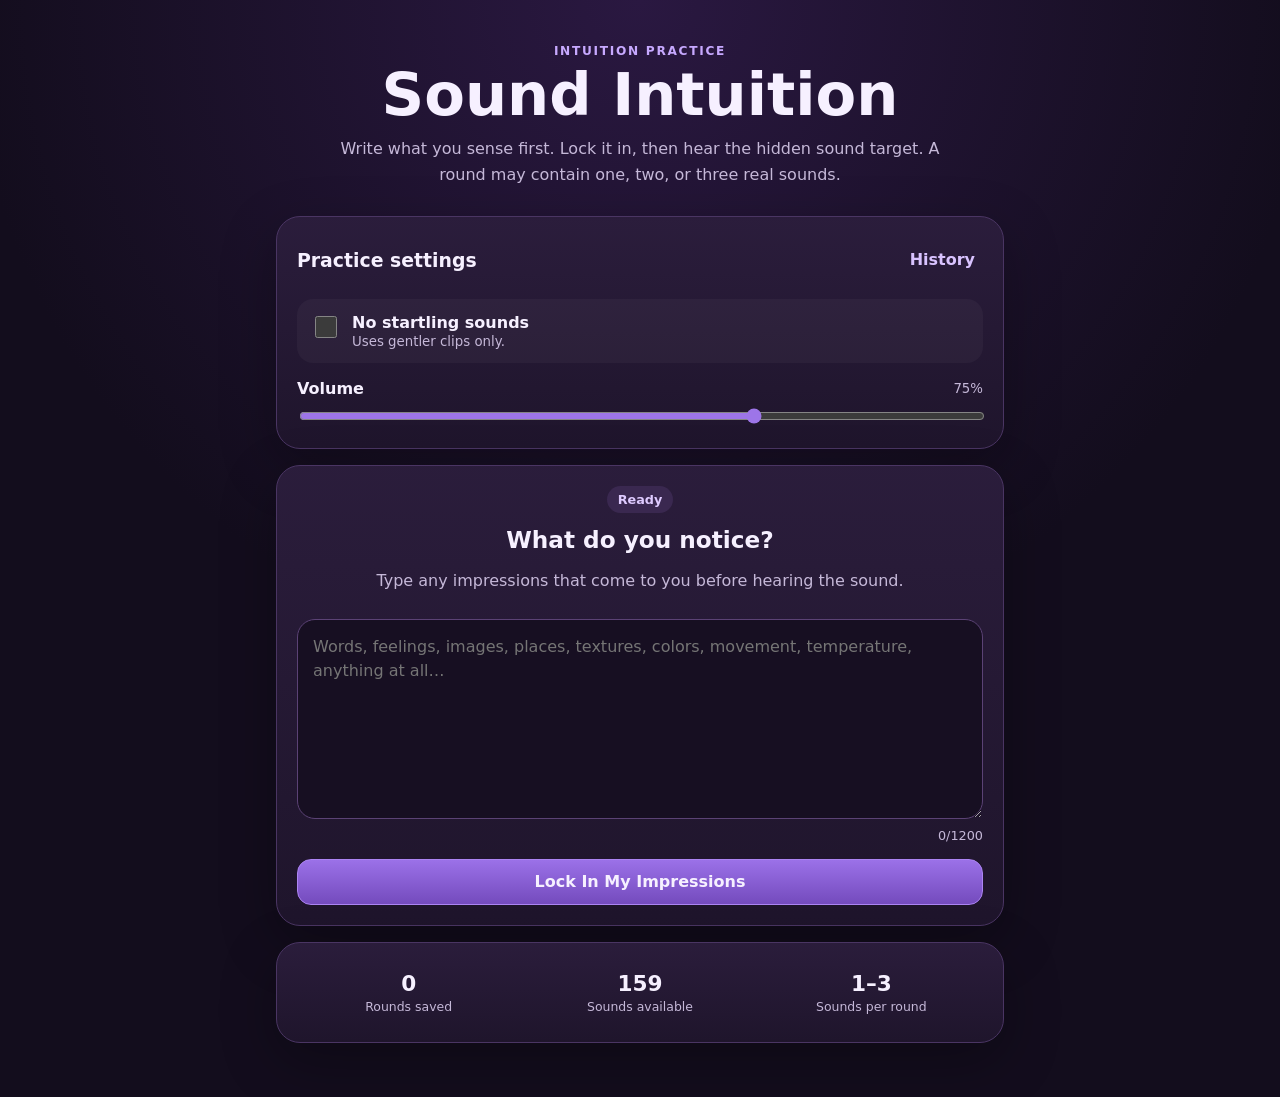
<file: sound-intuition/index.html>
<!doctype html>
<html lang="en">
<head>
  <meta charset="utf-8">
  <meta name="viewport" content="width=device-width,initial-scale=1,viewport-fit=cover">
  <meta name="theme-color" content="#6d44b8">
  <title>Sound Intuition Practice</title>
  <link rel="stylesheet" href="styles.css">
<meta name="robots" content="noindex,nofollow">
</head>
<body>
  <main class="shell">
    <header class="hero">
      <p class="eyebrow">Intuition Practice</p>
      <h1>Sound Intuition</h1>
      <p>Write what you sense first. Lock it in, then hear the hidden sound target. A round may contain one, two, or three real sounds.</p>
    </header>

    <section class="card settings" aria-labelledby="settings-title">
      <div class="section-head">
        <h2 id="settings-title">Practice settings</h2>
        <button id="historyButton" class="text-button" type="button">History</button>
      </div>
      <label class="toggle-row">
        <input id="gentleMode" type="checkbox">
        <span>
          <strong>No startling sounds</strong>
          <small>Uses gentler clips only.</small>
        </span>
      </label>
      <label class="volume-row" for="volumeSlider">
        <span><strong>Volume</strong><small id="volumeText">75%</small></span>
        <input id="volumeSlider" type="range" min="25" max="100" step="5" value="75">
      </label>
    </section>

    <section class="card round" aria-live="polite">
      <div class="round-badge" id="roundBadge">Ready</div>
      <h2 id="roundTitle">What do you notice?</h2>
      <p id="roundHelp">Type any impressions that come to you before hearing the sound.</p>

      <label class="sr-only" for="impressions">Your impressions</label>
      <textarea id="impressions" rows="7" maxlength="1200" placeholder="Words, feelings, images, places, textures, colors, movement, temperature, anything at all…"></textarea>
      <div class="counter"><span id="charCount">0</span>/1200</div>

      <div class="actions primary-actions">
        <button id="lockButton" class="primary" type="button">Lock In My Impressions</button>
      </div>

      <div id="playPanel" class="play-panel hidden">
        <div class="sound-pulse" aria-hidden="true"><span></span><span></span><span></span><span></span><span></span></div>
        <p id="playStatus">Playing your hidden sound…</p>
        <div class="actions">
          <button id="replayButton" type="button">Play Again</button>
          <button id="revealButton" class="primary" type="button">Reveal</button>
        </div>
      </div>

      <div id="revealPanel" class="reveal-panel hidden">
        <p class="eyebrow">The sound target was</p>
        <div id="revealList" class="reveal-list"></div>
        <p class="reflection">Compare the sounds with your original impressions. There is no automatic hit or miss here—the point is noticing how your own intuition communicates.</p>
        <div class="actions">
          <button id="nextButton" class="primary" type="button">Next Sound</button>
        </div>
      </div>

      <p id="errorMessage" class="error hidden" role="alert"></p>
    </section>

    <section class="card mini-stats" aria-label="Saved progress">
      <div><strong id="roundsCompleted">0</strong><span>Rounds saved</span></div>
      <div><strong id="libraryCount">—</strong><span>Sounds available</span></div>
      <div><strong id="mixCount">1–3</strong><span>Sounds per round</span></div>
    </section>
  </main>

  <dialog id="historyDialog">
    <div class="dialog-head">
      <div><p class="eyebrow">Saved locally</p><h2>Practice history</h2></div>
      <button id="closeHistory" class="icon-button" type="button" aria-label="Close history">×</button>
    </div>
    <div id="historyList" class="history-list"></div>
    <div class="dialog-actions">
      <button id="clearHistory" class="danger" type="button">Clear History</button>
      <button id="closeHistoryBottom" type="button">Close</button>
    </div>
  </dialog>

  <script src="app.js" defer></script>
</body>
</html>
</file>
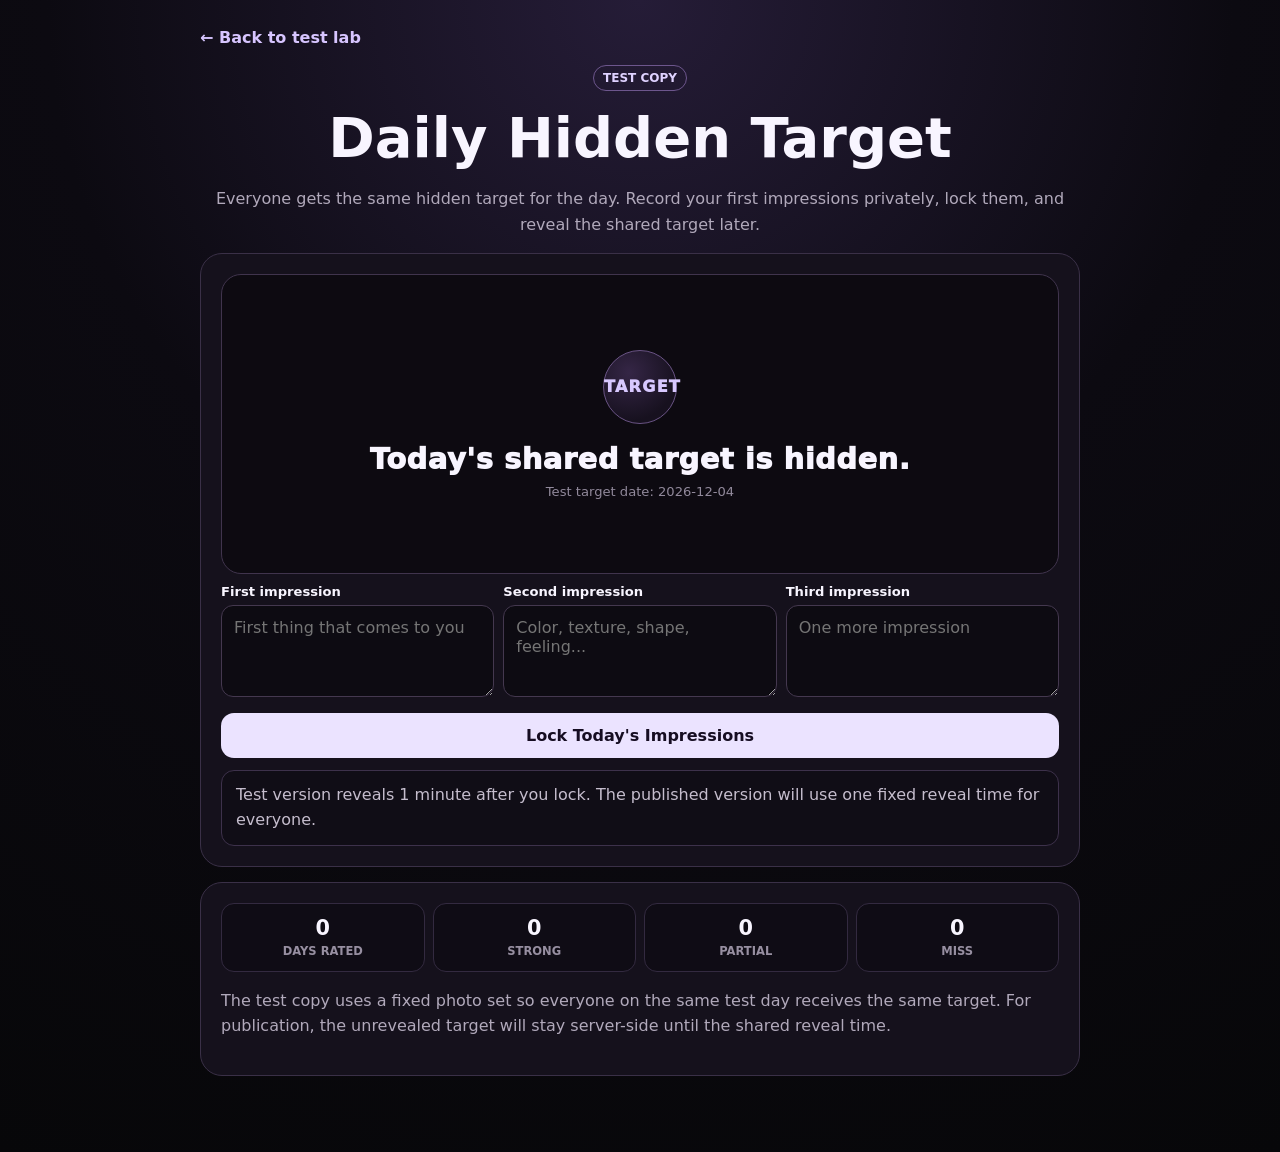
<file: daily-hidden-target.html>
<!doctype html>
<html lang="en">
<head>
<meta charset="utf-8">
<meta name="viewport" content="width=device-width,initial-scale=1">
<title>Daily Hidden Target — TEST</title>
<style>
*{box-sizing:border-box}html,body{background:#07070a}body{margin:0;min-height:100dvh;background:radial-gradient(circle at top,#251c37,#0c0a11 45%,#070709);color:#f8f5ff;font-family:system-ui,-apple-system,Segoe UI,Roboto,sans-serif}.wrap{width:min(880px,94%);margin:auto;padding:28px 0 76px}.back{color:#d7c5ff;text-decoration:none;font-weight:850}.hero{text-align:center}.badge{display:inline-block;margin-top:18px;padding:5px 9px;border:1px solid #6d568d;border-radius:999px;font-size:.75rem;font-weight:900;color:#dfd2ff}.hero h1{font-size:clamp(2rem,8vw,3.5rem);margin:14px 0 8px}.hero p,.fine{color:#b1a9bb;line-height:1.6}.panel{background:#15111c;border:1px solid #3a3047;border-radius:22px;padding:20px;margin-top:15px}.target{position:relative;display:grid;place-items:center;min-height:300px;border:1px solid #40344d;border-radius:20px;background:#0d0a11;overflow:hidden;text-align:center}.hidden-target{padding:34px 22px}.hidden-title{font-size:clamp(1.25rem,5vw,1.8rem);font-weight:950;letter-spacing:.02em}.hidden-mark{display:inline-grid;place-items:center;width:74px;height:74px;border-radius:50%;border:1px solid #695384;background:radial-gradient(circle at 35% 30%,#352646,#17111f 70%);margin-bottom:18px;font-size:1rem;font-weight:950;letter-spacing:.08em;color:#d8c8ff}.timer{font-size:clamp(2rem,10vw,4rem);font-weight:950;font-variant-numeric:tabular-nums}.photo-wrap{width:100%;background:#08070a}.photo-wrap img{display:block;width:100%;height:min(56vw,430px);min-height:280px;object-fit:cover}.photo-caption{padding:15px 18px 17px;background:linear-gradient(180deg,#17121d,#100c15)}.photo-caption strong{display:block;font-size:clamp(1.6rem,6vw,2.4rem)}.photo-credit{font-size:.74rem;color:#7f7788;margin-top:5px}label{display:block;margin:10px 0 6px;font-size:.82rem;font-weight:850}textarea{width:100%;background:#0d0b12;color:#fff;border:1px solid #44384f;border-radius:12px;padding:12px;font:inherit;min-height:92px;resize:vertical}textarea:disabled{opacity:.72}.btn{border:0;border-radius:13px;padding:13px 17px;background:#ebe3ff;color:#160d22;font:inherit;font-weight:900;cursor:pointer;touch-action:manipulation}.btn.secondary{background:#251e31;color:#fff;border:1px solid #554669}.btn.good{background:#bff0cd;color:#102618}.btn.warn{background:#ffe1a6;color:#2b1c00}.btn.full{width:100%}.btn:disabled{opacity:.5;cursor:not-allowed}.hidden{display:none!important}.impressions{display:grid;grid-template-columns:repeat(3,1fr);gap:9px}.rating{display:flex;gap:8px;flex-wrap:wrap;margin-top:12px}.status{margin-top:12px;padding:12px 14px;border:1px solid #3d314b;border-radius:13px;background:#100d16;color:#c5bdcd;line-height:1.55}.complete{margin-top:14px;padding:16px;border:1px solid #4e3d64;border-radius:16px;background:#171120}.complete h2{font-size:1.1rem;margin:0 0 6px}.stats{display:grid;grid-template-columns:repeat(4,1fr);gap:8px}.stat{text-align:center;background:#0f0c15;border:1px solid #332a40;border-radius:13px;padding:12px}.stat b{display:block;font-size:1.3rem}.stat span{font-size:.72rem;color:#978fa1;text-transform:uppercase;font-weight:850}.dayline{margin-top:8px;color:#91899b;font-size:.82rem}@media(max-width:620px){.impressions{grid-template-columns:1fr}.stats{grid-template-columns:repeat(2,1fr)}.panel{padding:16px}.photo-wrap img{height:62vw;min-height:250px}}
</style>
<meta name="robots" content="noindex,nofollow">
</head>
<body>
<main class="wrap">
<a class="back" href="delayed-validation-lab.html">← Back to test lab</a>
<section class="hero"><span class="badge">TEST COPY</span><h1>Daily Hidden Target</h1><p>Everyone gets the same hidden target for the day. Record your first impressions privately, lock them, and reveal the shared target later.</p></section>
<section class="panel">
<div class="target" id="target"><div class="hidden-target"><div class="hidden-mark">TARGET</div><div class="hidden-title">Today's shared target is hidden.</div></div></div>
<div class="impressions" id="impressions">
<div><label for="i1">First impression</label><textarea id="i1" maxlength="180" placeholder="First thing that comes to you"></textarea></div>
<div><label for="i2">Second impression</label><textarea id="i2" maxlength="180" placeholder="Color, texture, shape, feeling..."></textarea></div>
<div><label for="i3">Third impression</label><textarea id="i3" maxlength="180" placeholder="One more impression"></textarea></div>
</div>
<button type="button" class="btn full" id="lock" style="margin-top:12px">Lock Today's Impressions</button>
<div class="status" id="status">Test version reveals 1 minute after you lock. The published version will use one fixed reveal time for everyone.</div>
<div class="rating hidden" id="rating"><button type="button" class="btn good" data-r="strong">Strong Match</button><button type="button" class="btn warn" data-r="partial">Partial Match</button><button type="button" class="btn secondary" data-r="miss">Miss</button></div>
<div class="complete hidden" id="complete"><h2>Today's target is complete.</h2><div class="fine">On the real site, when you return on a new day the next shared target will load automatically.</div><button type="button" class="btn full" id="nextDay" style="margin-top:12px">Next Test Day</button><div class="fine" style="margin-top:8px">Test only: this button simulates coming back tomorrow.</div></div>
</section>
<section class="panel"><div class="stats"><div class="stat"><b id="days">0</b><span>Days Rated</span></div><div class="stat"><b id="strong">0</b><span>Strong</span></div><div class="stat"><b id="partial">0</b><span>Partial</span></div><div class="stat"><b id="miss">0</b><span>Miss</span></div></div><p class="fine">The test copy uses a fixed photo set so everyone on the same test day receives the same target. For publication, the unrevealed target will stay server-side until the shared reveal time.</p></section>
</main>
<script>
(()=>{
const TARGETS=[
 {name:'Chair',photo:'https://images.unsplash.com/photo-1649541767169-2e941c1bd628?auto=format&fit=crop&fm=jpg&q=82&w=1400&h=900',credit:'Jan Canty / Unsplash'},
 {name:'Wooden Table',photo:'https://images.unsplash.com/photo-1649490793810-8a4b01e05fc2?auto=format&fit=crop&fm=jpg&q=82&w=1400&h=900',credit:'rocknwool / Unsplash'},
 {name:'Sofa',photo:'https://images.unsplash.com/photo-1574617746884-9c7f70bbe361?auto=format&fit=crop&fm=jpg&q=82&w=1400&h=900',credit:'Jason Leung / Unsplash'},
 {name:'Lamp',photo:'https://images.unsplash.com/photo-1667783642094-755dcd28213d?auto=format&fit=crop&fm=jpg&q=82&w=1400&h=900',credit:'mk. s / Unsplash'},
 {name:'Coffee Mug',photo:'https://images.unsplash.com/photo-1521002988617-015f06b816cc?auto=format&fit=crop&fm=jpg&q=82&w=1400&h=900',credit:'Nathan Dumlao / Unsplash'},
 {name:'Houseplant',photo:'https://images.unsplash.com/photo-1747694944418-8f20b0f97d07?auto=format&fit=crop&fm=jpg&q=82&w=1400&h=900',credit:'Paul Esch-Laurent / Unsplash'},
 {name:'Bicycle',photo:'https://images.unsplash.com/photo-1666300691002-883fecc1243b?auto=format&fit=crop&fm=jpg&q=82&w=1400&h=900',credit:'Jon Tyson / Unsplash'}
];
const K='dailyHiddenTargetTest_v2',META='dailyHiddenTargetTestMeta_v2',$=id=>document.getElementById(id);
function localDate(d=new Date()){const y=d.getFullYear(),m=String(d.getMonth()+1).padStart(2,'0'),day=String(d.getDate()).padStart(2,'0');return `${y}-${m}-${day}`}
function addDays(key,n){const [y,m,d]=key.split('-').map(Number),x=new Date(y,m-1,d+n);return localDate(x)}
function meta(){let v;try{v=JSON.parse(localStorage.getItem(META)||'null')}catch{}const today=localDate();if(!v||v.baseDate!==today){v={baseDate:today,offset:0};localStorage.setItem(META,JSON.stringify(v))}return v}
function sessionKey(){const m=meta();return addDays(m.baseDate,m.offset)}
function hash(s){let h=2166136261;for(let i=0;i<s.length;i++){h^=s.charCodeAt(i);h=Math.imul(h,16777619)}return h>>>0}
function targetFor(key){return TARGETS[hash(key)%TARGETS.length]}
function load(){try{return JSON.parse(localStorage.getItem(K)||'{"days":{}}')}catch{return {days:{}}}}
function save(d){localStorage.setItem(K,JSON.stringify(d))}
function esc(s){return String(s).replace(/[&<>"']/g,c=>({'&':'&amp;','<':'&lt;','>':'&gt;','"':'&quot;',"'":'&#39;'}[c]))}
function setRatingDisabled(v){document.querySelectorAll('#rating button[data-r]').forEach(b=>b.disabled=v)}
function lock(){const key=sessionKey(),d=load();d.days=d.days||{};if(d.days[key]?.locked)return;const a=[$('i1').value.trim(),$('i2').value.trim(),$('i3').value.trim()];if(a.some(x=>!x)){alert('Record all three impressions first.');return}$('lock').disabled=true;d.days[key]={locked:true,impressions:a,revealAt:Date.now()+60000,rating:null};save(d);render()}
function rate(r){const key=sessionKey(),d=load(),s=d.days?.[key];if(!s||Date.now()<s.revealAt||s.rating)return;setRatingDisabled(true);$('status').innerHTML='<strong>Saving your rating…</strong>';s.rating=r;save(d);render()}
function nextTestDay(){const m=meta();m.offset+=1;localStorage.setItem(META,JSON.stringify(m));['i1','i2','i3'].forEach(id=>{$(id).value='';$(id).disabled=false});$('lock').disabled=false;setRatingDisabled(false);window.scrollTo({top:0,behavior:'smooth'});render()}
function stats(d){const a=Object.values(d.days||{}).filter(x=>x.rating);$('days').textContent=a.length;$('strong').textContent=a.filter(x=>x.rating==='strong').length;$('partial').textContent=a.filter(x=>x.rating==='partial').length;$('miss').textContent=a.filter(x=>x.rating==='miss').length}
function tickText(ms){if(ms<=0)return'Ready';const sec=Math.ceil(ms/1000),m=Math.floor(sec/60),s=String(sec%60).padStart(2,'0');return `${m}:${s}`}
function hiddenCard(key,locked,rem){if(locked&&rem>0)return `<div class="hidden-target"><div class="hidden-mark">LOCKED</div><div class="timer">${tickText(rem)}</div><div class="fine">Your impressions are locked. Shared photo stays hidden until zero.</div><div class="dayline">Test target date: ${esc(key)}</div></div>`;return `<div class="hidden-target"><div class="hidden-mark">TARGET</div><div class="hidden-title">Today's shared target is hidden.</div><div class="dayline">Test target date: ${esc(key)}</div></div>`}
function revealCard(t){return `<div class="photo-wrap"><img src="${t.photo}" alt="Revealed daily hidden target: ${esc(t.name)}"><div class="photo-caption"><strong>${esc(t.name)}</strong><div class="photo-credit">Photo: ${esc(t.credit)}</div></div></div>`}
function render(){const key=sessionKey(),d=load(),s=d.days?.[key],t=targetFor(key);stats(d);$('complete').classList.add('hidden');if(!s){['i1','i2','i3'].forEach(id=>{$(id).value='';$(id).disabled=false});$('target').innerHTML=hiddenCard(key,false,0);$('lock').disabled=false;$('lock').classList.remove('hidden');$('rating').classList.add('hidden');setRatingDisabled(false);$('status').textContent='Test version reveals 1 minute after you lock. The published version will use one fixed reveal time for everyone.';return}['i1','i2','i3'].forEach((id,n)=>{$(id).value=s.impressions[n];$(id).disabled=true});$('lock').classList.add('hidden');const rem=s.revealAt-Date.now();if(rem>0){$('target').innerHTML=hiddenCard(key,true,rem);$('rating').classList.add('hidden');$('status').textContent='Come back when the countdown ends. Everyone on this test day has the same target.';return}$('target').innerHTML=revealCard(t);$('status').innerHTML='<strong>Your locked impressions:</strong><br>1. '+esc(s.impressions[0])+'<br>2. '+esc(s.impressions[1])+'<br>3. '+esc(s.impressions[2]);$('rating').classList.toggle('hidden',!!s.rating);setRatingDisabled(!!s.rating);if(s.rating){$('complete').classList.remove('hidden');$('status').innerHTML+='<br><br><strong>Saved as: '+esc(s.rating)+'</strong>'}}
$('lock').addEventListener('click',lock);$('nextDay').addEventListener('click',nextTestDay);$('rating').addEventListener('click',e=>{const b=e.target.closest('button[data-r]');if(b&&!b.disabled)rate(b.dataset.r)});render();setInterval(()=>{try{render()}catch(err){console.error('Daily Hidden Target render error',err)}},1000)
})();
</script>
<script src="progress.js"></script>
</body>
</html>
</file>
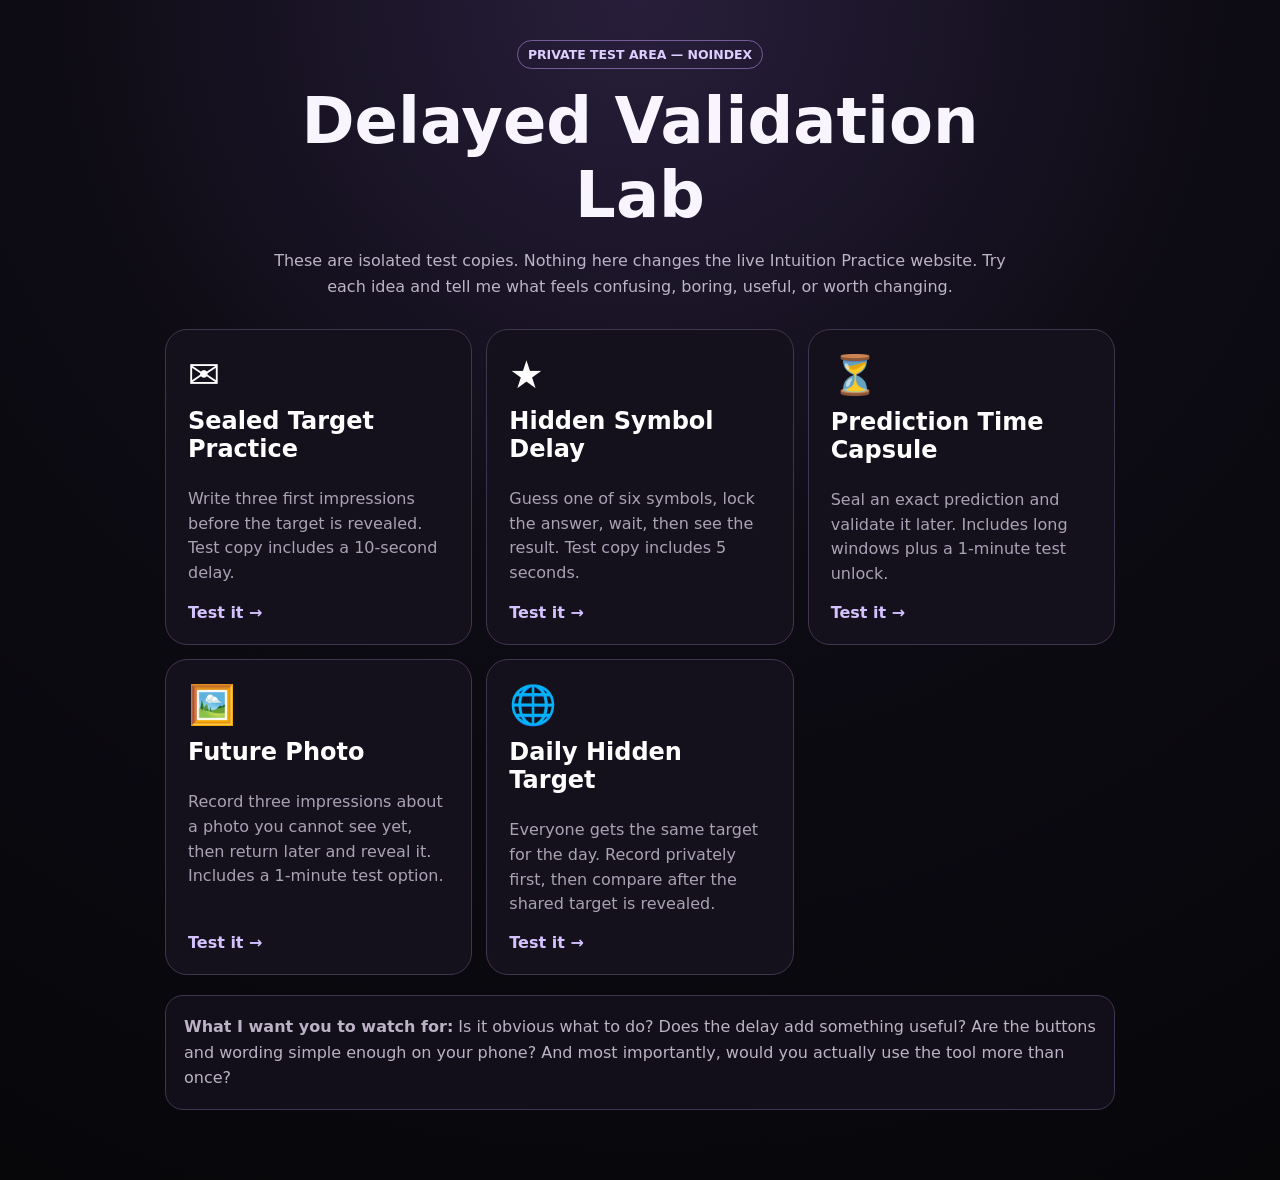
<file: delayed-validation-lab.html>
<!doctype html>
<html lang="en"><head><meta charset="utf-8"><meta name="viewport" content="width=device-width,initial-scale=1"><title>Delayed Validation Lab — TEST</title><style>*{box-sizing:border-box}html,body{background:#07070a}body{margin:0;background:radial-gradient(circle at top,#281e3b,#0d0b13 45%,#07070a);color:#f8f5ff;font-family:system-ui,-apple-system,Segoe UI,Roboto,sans-serif;min-height:100dvh}.wrap{width:min(950px,94%);margin:auto;padding:40px 0 70px}.test{display:inline-block;padding:6px 10px;border:1px solid #765c99;border-radius:999px;color:#dccfff;font-weight:900;font-size:.78rem}.hero{text-align:center;max-width:760px;margin:auto}.hero h1{font-size:clamp(2.2rem,8vw,4rem);margin:15px 0 10px}.hero p{color:#bdb4c7;line-height:1.65}.grid{display:grid;grid-template-columns:repeat(auto-fit,minmax(245px,1fr));gap:14px;margin-top:28px}.card{display:flex;flex-direction:column;background:#15111c;border:1px solid #40354e;border-radius:22px;padding:22px;color:#fff;text-decoration:none}.card:hover{border-color:#9173bd;transform:translateY(-2px)}.card h2{margin:10px 0 8px}.card p{color:#aaa1b5;line-height:1.55}.go{margin-top:auto;color:#d4c2ff;font-weight:900}.note{margin-top:20px;padding:18px;border:1px solid #40354e;border-radius:18px;background:#130f1a;color:#bbb2c5;line-height:1.6}</style><meta name="robots" content="noindex,nofollow">
</head><body><main class="wrap"><section class="hero"><span class="test">PRIVATE TEST AREA — NOINDEX</span><h1>Delayed Validation Lab</h1><p>These are isolated test copies. Nothing here changes the live Intuition Practice website. Try each idea and tell me what feels confusing, boring, useful, or worth changing.</p></section><section class="grid"><a class="card" href="sealed-target-practice.html"><div style="font-size:2.4rem">✉️</div><h2>Sealed Target Practice</h2><p>Write three first impressions before the target is revealed. Test copy includes a 10-second delay.</p><span class="go">Test it →</span></a><a class="card" href="hidden-symbol-delay.html"><div style="font-size:2.4rem">★</div><h2>Hidden Symbol Delay</h2><p>Guess one of six symbols, lock the answer, wait, then see the result. Test copy includes 5 seconds.</p><span class="go">Test it →</span></a><a class="card" href="prediction-time-capsule.html"><div style="font-size:2.4rem">⏳</div><h2>Prediction Time Capsule</h2><p>Seal an exact prediction and validate it later. Includes long windows plus a 1-minute test unlock.</p><span class="go">Test it →</span></a><a class="card" href="future-photo.html"><div style="font-size:2.4rem">🖼️</div><h2>Future Photo</h2><p>Record three impressions about a photo you cannot see yet, then return later and reveal it. Includes a 1-minute test option.</p><span class="go">Test it →</span></a><a class="card" href="daily-hidden-target.html"><div style="font-size:2.4rem">🌐</div><h2>Daily Hidden Target</h2><p>Everyone gets the same target for the day. Record privately first, then compare after the shared target is revealed.</p><span class="go">Test it →</span></a></section><div class="note"><strong>What I want you to watch for:</strong> Is it obvious what to do? Does the delay add something useful? Are the buttons and wording simple enough on your phone? And most importantly, would you actually use the tool more than once?</div></main></body></html>
</file>
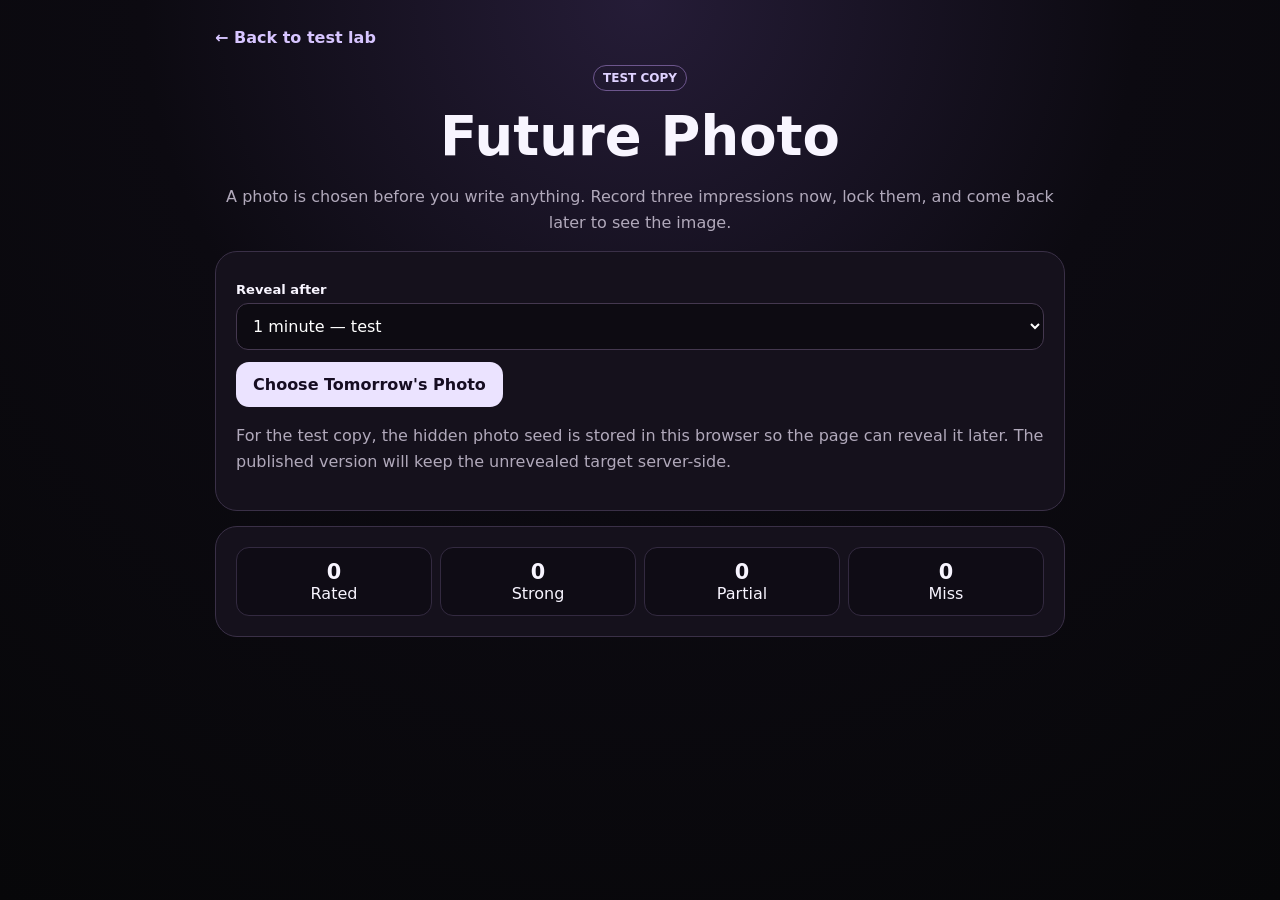
<file: future-photo.html>
<!doctype html>
<html lang="en"><head><meta charset="utf-8"><meta name="viewport" content="width=device-width,initial-scale=1"><title>Future Photo — TEST</title><style>*{box-sizing:border-box}html,body{background:#07070a}body{margin:0;min-height:100dvh;background:radial-gradient(circle at top,#251c37,#0c0a11 45%,#070709);color:#f8f5ff;font-family:system-ui,-apple-system,Segoe UI,Roboto,sans-serif}.wrap{width:min(850px,94%);margin:auto;padding:28px 0 70px}.back{color:#d7c5ff;text-decoration:none;font-weight:850}.hero{text-align:center}.badge{display:inline-block;margin-top:18px;padding:5px 9px;border:1px solid #6d568d;border-radius:999px;font-size:.75rem;font-weight:900;color:#dfd2ff}.hero h1{font-size:clamp(2rem,8vw,3.4rem);margin:14px 0 8px}.hero p,.fine{color:#b1a9bb;line-height:1.6}.panel{background:#15111c;border:1px solid #3a3047;border-radius:22px;padding:20px;margin-top:15px}label{display:block;margin:10px 0 6px;font-size:.82rem;font-weight:850}select,textarea{width:100%;background:#0d0b12;color:#fff;border:1px solid #44384f;border-radius:12px;padding:12px;font:inherit}textarea{min-height:92px;resize:vertical}.btn{border:0;border-radius:13px;padding:13px 17px;background:#ebe3ff;color:#160d22;font:inherit;font-weight:900;cursor:pointer;touch-action:manipulation}.btn.secondary{background:#251e31;color:#fff;border:1px solid #554669}.btn:disabled{opacity:.5;cursor:not-allowed}.photo{display:grid;place-items:center;min-height:260px;border:1px dashed #514260;border-radius:18px;background:#0e0b13;overflow:hidden;text-align:center;padding:14px}.photo img{display:block;width:100%;height:auto;border-radius:14px}.timer{font-size:clamp(2rem,10vw,4rem);font-weight:950}.hidden{display:none!important}.impressions{display:grid;grid-template-columns:repeat(3,1fr);gap:9px}.stats{display:grid;grid-template-columns:repeat(4,1fr);gap:8px}.stat{text-align:center;background:#0f0c15;border:1px solid #332a40;border-radius:13px;padding:12px}.stat b{display:block;font-size:1.3rem}.rating{display:flex;gap:8px;flex-wrap:wrap;margin-top:12px}.good{background:#bff0cd;color:#102618}.warn{background:#ffe1a6;color:#2b1c00}@media(max-width:620px){.impressions{grid-template-columns:1fr}.stats{grid-template-columns:repeat(2,1fr)}}</style><meta name="robots" content="noindex,nofollow">
</head><body><main class="wrap"><a class="back" href="delayed-validation-lab.html">← Back to test lab</a><section class="hero"><span class="badge">TEST COPY</span><h1>Future Photo</h1><p>A photo is chosen before you write anything. Record three impressions now, lock them, and come back later to see the image.</p></section><section class="panel" id="setup"><label for="delay">Reveal after</label><select id="delay"><option value="60000">1 minute — test</option><option value="86400000">Tomorrow — 24 hours</option></select><button type="button" class="btn" id="start" style="margin-top:12px">Choose Tomorrow's Photo</button><p class="fine">For the test copy, the hidden photo seed is stored in this browser so the page can reveal it later. The published version will keep the unrevealed target server-side.</p></section><section class="panel hidden" id="session"><div class="photo" id="photo"><div><strong>Photo sealed</strong></div></div><div class="impressions"><div><label for="i1">First impression</label><textarea id="i1" maxlength="180" placeholder="First thing that comes to you"></textarea></div><div><label for="i2">Second impression</label><textarea id="i2" maxlength="180" placeholder="Color, place, feeling, texture..."></textarea></div><div><label for="i3">Third impression</label><textarea id="i3" maxlength="180" placeholder="One more impression"></textarea></div></div><button type="button" class="btn" id="lock" style="margin-top:12px">Lock My 3 Impressions</button><div class="fine" id="status" style="margin-top:10px">Record all three, then lock them.</div><div class="rating hidden" id="rating"><button type="button" class="btn good" data-r="strong">Strong Match</button><button type="button" class="btn warn" data-r="partial">Partial Match</button><button type="button" class="btn secondary" data-r="miss">Miss</button></div><button type="button" class="btn secondary hidden" id="new" style="margin-top:12px">Start Another Photo</button></section><section class="panel"><div class="stats"><div class="stat"><b id="total">0</b><span>Rated</span></div><div class="stat"><b id="strong">0</b><span>Strong</span></div><div class="stat"><b id="partial">0</b><span>Partial</span></div><div class="stat"><b id="miss">0</b><span>Miss</span></div></div></section></main><script>(()=>{const K='futurePhotoTest_v1',$=id=>document.getElementById(id);function load(){try{return JSON.parse(localStorage.getItem(K)||'{"history":[],"session":null}')}catch{return {history:[],session:null}}}function save(d){localStorage.setItem(K,JSON.stringify(d))}function seed(){return 'fp-'+Date.now().toString(36)+'-'+Math.random().toString(36).slice(2,8)}function esc(s){return String(s).replace(/[&<>"']/g,c=>({'&':'&amp;','<':'&lt;','>':'&gt;','"':'&quot;',"'":'&#39;'}[c]))}function prepareFields(){['i1','i2','i3'].forEach(id=>{$(id).value='';$(id).disabled=false});$('lock').disabled=false;document.querySelectorAll('#rating button[data-r]').forEach(b=>b.disabled=false)}function start(){prepareFields();const d=load();d.session={seed:seed(),created:Date.now(),delay:+$('delay').value,locked:false,impressions:[],revealAt:null,rated:false,rating:null};save(d);render()}function lock(){const d=load(),s=d.session;if(!s||s.locked)return;const a=[$('i1').value.trim(),$('i2').value.trim(),$('i3').value.trim()];if(a.some(x=>!x)){alert('Record all three impressions first.');return}$('lock').disabled=true;s.impressions=a;s.locked=true;s.revealAt=Date.now()+s.delay;save(d);render()}function rate(r){const d=load(),s=d.session;if(!s||Date.now()<s.revealAt||s.rated)return;document.querySelectorAll('#rating button[data-r]').forEach(b=>b.disabled=true);$('status').innerHTML='<strong>Saving your rating…</strong>';s.rated=true;s.rating=r;d.history=d.history||[];d.history.push({r,when:Date.now()});save(d);render()}function reset(){const d=load();d.session=null;save(d);prepareFields();render()}function left(ms){if(ms<=0)return'Ready';const m=Math.ceil(ms/60000);if(m<60)return m+' min remaining';const h=Math.ceil(m/60);return h<48?h+' hr remaining':Math.ceil(h/24)+' days remaining'}function stats(d){const h=d.history||[];$('total').textContent=h.length;$('strong').textContent=h.filter(x=>x.r==='strong').length;$('partial').textContent=h.filter(x=>x.r==='partial').length;$('miss').textContent=h.filter(x=>x.r==='miss').length}function render(){const d=load(),s=d.session;stats(d);$('setup').classList.toggle('hidden',!!s);$('session').classList.toggle('hidden',!s);if(!s)return;if(!s.locked){['i1','i2','i3'].forEach(id=>$(id).disabled=false);$('lock').disabled=false;$('photo').innerHTML='<div><strong>Photo sealed</strong></div>';$('status').textContent='Record all three, then lock them.';$('lock').classList.remove('hidden');$('rating').classList.add('hidden');$('new').classList.add('hidden');return}['i1','i2','i3'].forEach((id,n)=>{$(id).value=s.impressions[n];$(id).disabled=true});$('lock').classList.add('hidden');const rem=s.revealAt-Date.now();if(rem>0){$('photo').innerHTML='<div><div class="timer">'+left(rem)+'</div><div class="fine">Your impressions are locked.</div></div>';$('status').textContent='Your impressions are locked. Come back after the timer.';$('rating').classList.add('hidden');return}const url='https://picsum.photos/seed/'+encodeURIComponent(s.seed)+'/900/600';$('photo').innerHTML='<img src="'+url+'" alt="Revealed future photo">';$('status').innerHTML='<strong>Your locked impressions:</strong><br>1. '+esc(s.impressions[0])+'<br>2. '+esc(s.impressions[1])+'<br>3. '+esc(s.impressions[2])+(s.rated?'<br><br><strong>Saved as: '+esc(s.rating)+'</strong>':'');$('rating').classList.toggle('hidden',s.rated);$('new').classList.toggle('hidden',!s.rated)}$('start').addEventListener('click',start);$('lock').addEventListener('click',lock);$('new').addEventListener('click',reset);$('rating').addEventListener('click',e=>{const b=e.target.closest('button[data-r]');if(b&&!b.disabled)rate(b.dataset.r)});render();setInterval(()=>{try{render()}catch(err){console.error('Future Photo render error',err)}},1000)})();</script><script src="progress.js"></script></body></html>
</file>
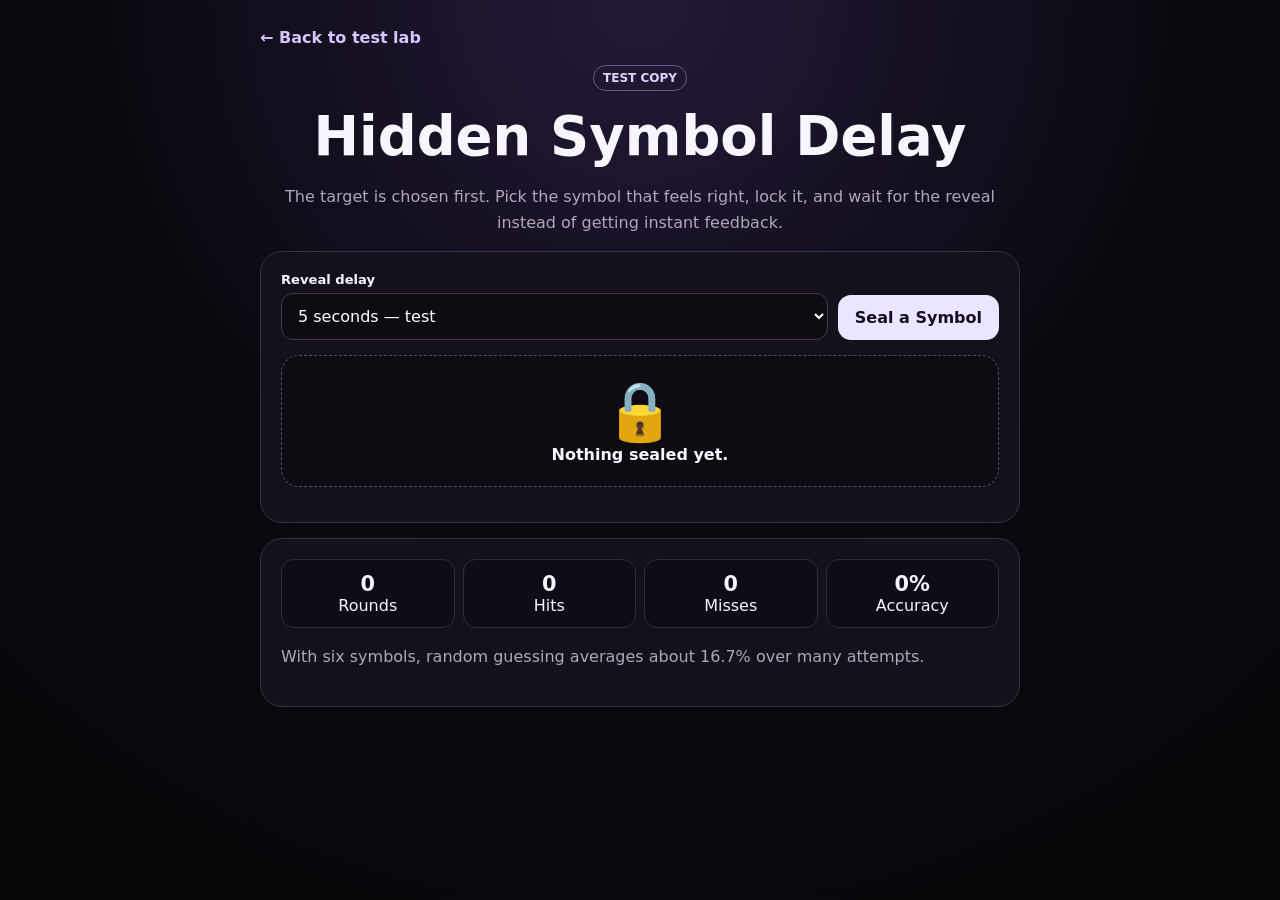
<file: hidden-symbol-delay.html>
<!doctype html>
<html lang="en"><head><meta charset="utf-8"><meta name="viewport" content="width=device-width,initial-scale=1"><title>Hidden Symbol Delay — TEST</title><style>*{box-sizing:border-box}html,body{background:#07070a}body{margin:0;background:radial-gradient(circle at top,#241a38,#0b0910 48%,#060608);color:#f8f5ff;font-family:system-ui,-apple-system,Segoe UI,Roboto,sans-serif;min-height:100dvh}.wrap{width:min(760px,94%);margin:auto;padding:28px 0 70px}.back{color:#d7c5ff;text-decoration:none;font-weight:850}.hero{text-align:center}.badge{display:inline-block;margin-top:18px;padding:5px 9px;border:1px solid #6d568d;border-radius:999px;font-size:.75rem;font-weight:900;color:#dfd2ff}.hero h1{font-size:clamp(2rem,8vw,3.4rem);margin:14px 0 8px}.hero p,.fine{color:#afa7ba;line-height:1.6}.panel{background:#14111b;border:1px solid #392f47;border-radius:22px;padding:20px;margin-top:15px}.row{display:flex;gap:10px;flex-wrap:wrap;align-items:end}.field{flex:1;min-width:180px}label{display:block;margin-bottom:6px;font-size:.82rem;font-weight:850}select{width:100%;background:#0e0b13;color:#fff;border:1px solid #463951;border-radius:12px;padding:12px;font:inherit}.btn{border:0;border-radius:13px;padding:13px 17px;font:inherit;font-weight:900;cursor:pointer;background:#ece5ff;color:#160d22;touch-action:manipulation}.btn.secondary{background:#251e31;color:#fff;border:1px solid #54456a}.btn:disabled{opacity:.5;cursor:not-allowed}.seal{text-align:center;border:1px dashed #5a496f;border-radius:18px;padding:22px;margin:15px 0;background:#0e0b13}.symbols{display:grid;grid-template-columns:repeat(3,1fr);gap:9px}.symbol{min-height:95px;border:1px solid #443750;background:#15101c;color:#fff;border-radius:17px;font-size:2.2rem;cursor:pointer;touch-action:manipulation}.symbol.selected{border:2px solid #d4c0ff;background:#241a33}.symbol:disabled{opacity:.55}.status{margin-top:12px;padding:12px;background:#17121f;border:1px solid #3b3048;border-radius:12px;color:#c5bdce}.stats{display:grid;grid-template-columns:repeat(4,1fr);gap:8px}.stat{background:#0f0c15;border:1px solid #332a40;border-radius:13px;padding:12px;text-align:center}.stat b{display:block;font-size:1.3rem}.hidden{display:none!important}@media(max-width:540px){.symbols{grid-template-columns:repeat(2,1fr)}.stats{grid-template-columns:repeat(2,1fr)}}</style><meta name="robots" content="noindex,nofollow">
</head><body><main class="wrap"><a class="back" href="delayed-validation-lab.html">← Back to test lab</a><section class="hero"><span class="badge">TEST COPY</span><h1>Hidden Symbol Delay</h1><p>The target is chosen first. Pick the symbol that feels right, lock it, and wait for the reveal instead of getting instant feedback.</p></section><section class="panel"><div class="row"><div class="field"><label for="delay">Reveal delay</label><select id="delay"><option value="5">5 seconds — test</option><option value="15">15 seconds</option><option value="60">1 minute</option></select></div><button type="button" class="btn" id="start">Seal a Symbol</button></div><div class="seal" id="seal"><div style="font-size:3.6rem">🔒</div><strong>Nothing sealed yet.</strong></div><div id="guess" class="hidden"><div class="symbols" id="symbols"></div><div class="status" id="status">Choose one. Your answer locks immediately.</div></div><button type="button" class="btn secondary hidden" id="again" style="margin-top:12px">Another Round</button></section><section class="panel"><div class="stats"><div class="stat"><b id="total">0</b><span>Rounds</span></div><div class="stat"><b id="hits">0</b><span>Hits</span></div><div class="stat"><b id="misses">0</b><span>Misses</span></div><div class="stat"><b id="accuracy">0%</b><span>Accuracy</span></div></div><p class="fine">With six symbols, random guessing averages about 16.7% over many attempts.</p></section></main><script>(()=>{const ITEMS=[['Circle','●'],['Triangle','▲'],['Square','■'],['Star','★'],['Waves','≋'],['Cross','✚']],K='hiddenSymbolTest_v1',$=x=>document.getElementById(x);let target=null,guess=null,end=0,timer=null,roundDone=false;function rnd(n){const a=new Uint32Array(1);crypto.getRandomValues(a);return a[0]%n}function load(){try{return JSON.parse(localStorage.getItem(K)||'{"hits":0,"misses":0,"total":0}')}catch{return {hits:0,misses:0,total:0}}}function stats(){const d=load();$('total').textContent=d.total||0;$('hits').textContent=d.hits||0;$('misses').textContent=d.misses||0;$('accuracy').textContent=d.total?((d.hits*100/d.total).toFixed(1)+'%'):'0%'}function build(){const box=$('symbols');box.innerHTML='';ITEMS.forEach((x,i)=>{const b=document.createElement('button');b.type='button';b.className='symbol';b.innerHTML=`${x[1]}<div style="font-size:.75rem;font-weight:850;margin-top:5px">${x[0]}</div>`;b.addEventListener('click',()=>choose(i,b));box.appendChild(b)})}function start(){clearInterval(timer);target=rnd(ITEMS.length);guess=null;end=0;roundDone=false;$('start').disabled=true;$('again').classList.add('hidden');$('guess').classList.remove('hidden');$('status').textContent='Choose one. Your answer locks immediately.';$('seal').innerHTML='<div style="font-size:3.6rem">✉️</div><strong>A symbol is sealed.</strong>';build()}function choose(i,b){if(guess!==null||roundDone)return;guess=i;document.querySelectorAll('.symbol').forEach(x=>x.disabled=true);b.disabled=false;b.classList.add('selected');end=Date.now()+Number($('delay').value)*1000;$('status').textContent='Locked. Leave your choice alone until the timer ends.';tick();timer=setInterval(tick,250)}function tick(){const left=Math.max(0,end-Date.now());if(!left){clearInterval(timer);reveal();return}$('seal').innerHTML=`<div style="font-size:3.6rem">🔒</div><strong>${Math.ceil(left/1000)}s</strong>`}function reveal(){if(roundDone||guess===null||target===null)return;roundDone=true;const hit=guess===target,t=ITEMS[target],g=ITEMS[guess];$('seal').innerHTML=`<div style="font-size:4.5rem">${t[1]}</div><strong>${t[0]}</strong>`;$('status').innerHTML=`You chose <strong>${g[0]}</strong>. <strong>${hit?'Hit':'Miss'}</strong>`;const d=load();d.total=(d.total||0)+1;if(hit)d.hits=(d.hits||0)+1;else d.misses=(d.misses||0)+1;localStorage.setItem(K,JSON.stringify(d));stats();$('again').classList.remove('hidden')}function reset(){clearInterval(timer);target=null;guess=null;end=0;roundDone=false;$('start').disabled=false;$('guess').classList.add('hidden');$('again').classList.add('hidden');$('seal').innerHTML='<div style="font-size:3.6rem">🔒</div><strong>Nothing sealed yet.</strong>';$('status').textContent='Choose one. Your answer locks immediately.';$('symbols').innerHTML=''}$('start').addEventListener('click',start);$('again').addEventListener('click',reset);stats()})();</script></body></html>
</file>
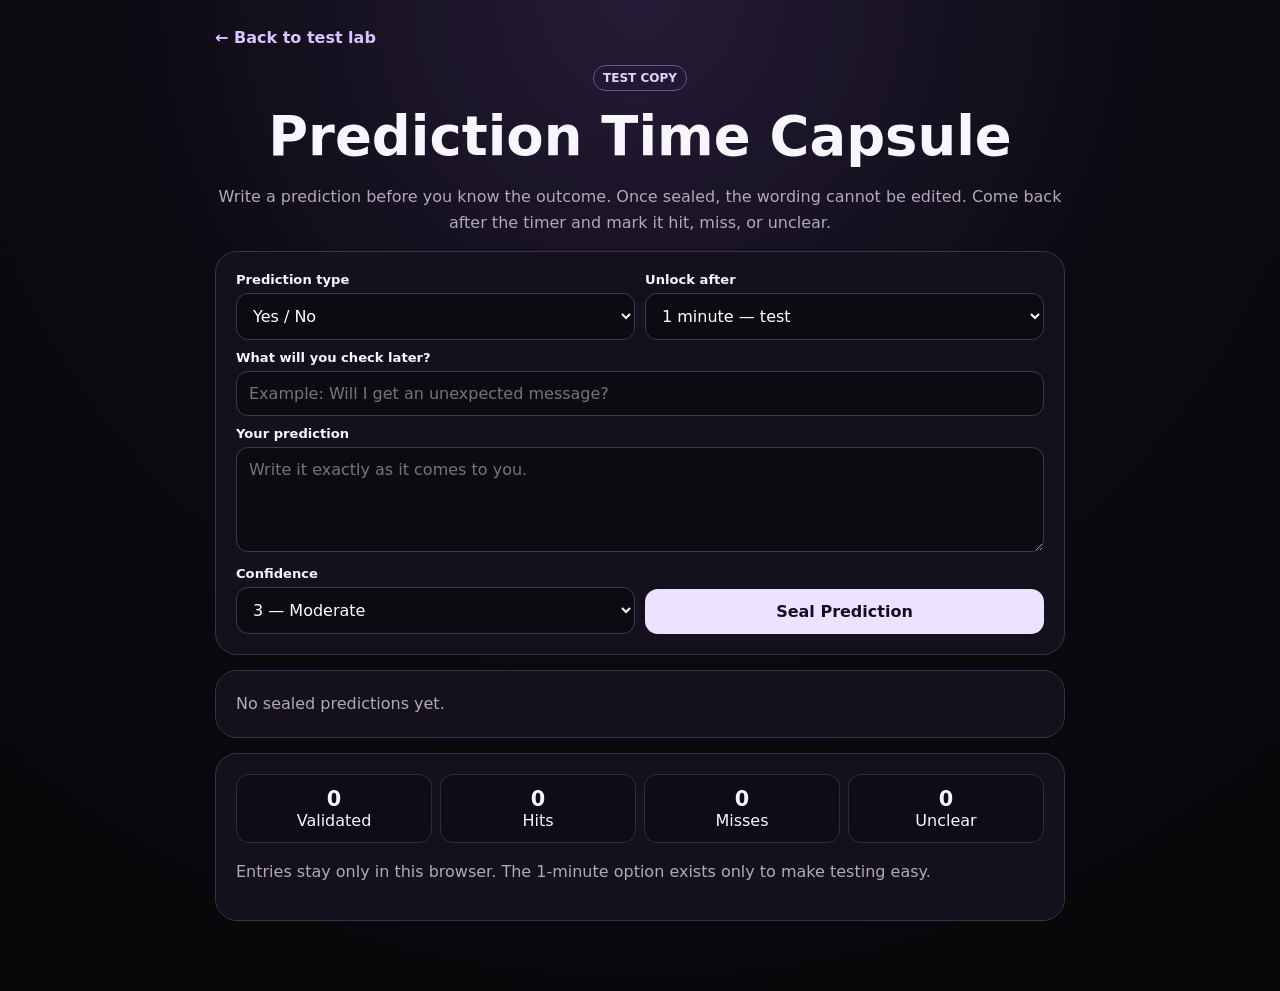
<file: prediction-time-capsule.html>
<!doctype html>
<html lang="en"><head><meta charset="utf-8"><meta name="viewport" content="width=device-width,initial-scale=1"><title>Prediction Time Capsule — TEST</title><style>*{box-sizing:border-box}html,body{background:#070709}body{margin:0;background:radial-gradient(circle at top,#251c37,#0c0a11 45%,#070709);color:#f8f5ff;font-family:system-ui,-apple-system,Segoe UI,Roboto,sans-serif;min-height:100dvh}.wrap{width:min(850px,94%);margin:auto;padding:28px 0 70px}.back{color:#d7c5ff;text-decoration:none;font-weight:850}.hero{text-align:center}.badge{display:inline-block;margin-top:18px;padding:5px 9px;border:1px solid #6d568d;border-radius:999px;font-size:.75rem;font-weight:900;color:#dfd2ff}.hero h1{font-size:clamp(2rem,8vw,3.4rem);margin:14px 0 8px}.hero p,.fine{color:#b1a9bb;line-height:1.6}.panel{background:#15111c;border:1px solid #3a3047;border-radius:22px;padding:20px;margin-top:15px}.grid{display:grid;grid-template-columns:1fr 1fr;gap:10px}.full{grid-column:1/-1}label{display:block;margin-bottom:6px;font-size:.82rem;font-weight:850}select,input,textarea{width:100%;background:#0d0b12;color:#fff;border:1px solid #44384f;border-radius:12px;padding:12px;font:inherit}textarea{min-height:105px}.btn{border:0;border-radius:13px;padding:13px 17px;background:#ebe3ff;color:#160d22;font:inherit;font-weight:900;cursor:pointer;touch-action:manipulation}.btn.secondary{background:#251e31;color:#fff;border:1px solid #554669}.btn.good{background:#bff0cd;color:#102618}.btn.bad{background:#ffd0d0;color:#2a0e0e}.btn.warn{background:#ffe1a6;color:#2b1c00}.btn:disabled{opacity:.5;cursor:not-allowed}.capsules{display:grid;gap:10px}.capsule{background:#0f0c15;border:1px solid #332a40;border-radius:15px;padding:14px}.state{font-size:.75rem;font-weight:900;text-transform:uppercase;padding:4px 7px;border-radius:999px;background:#231a31;color:#d8c6ff}.top{display:flex;justify-content:space-between;gap:10px;align-items:center}.prediction{white-space:pre-wrap;margin:10px 0;color:#fff}.meta{font-size:.82rem;color:#978ea3}.actions{display:flex;gap:7px;flex-wrap:wrap;margin-top:10px}.stats{display:grid;grid-template-columns:repeat(4,1fr);gap:8px}.stat{text-align:center;background:#0f0c15;border:1px solid #332a40;border-radius:13px;padding:12px}.stat b{display:block;font-size:1.3rem}@media(max-width:620px){.grid{grid-template-columns:1fr}.full{grid-column:auto}.stats{grid-template-columns:repeat(2,1fr)}}</style><meta name="robots" content="noindex,nofollow">
</head><body><main class="wrap"><a class="back" href="delayed-validation-lab.html">← Back to test lab</a><section class="hero"><span class="badge">TEST COPY</span><h1>Prediction Time Capsule</h1><p>Write a prediction before you know the outcome. Once sealed, the wording cannot be edited. Come back after the timer and mark it hit, miss, or unclear.</p></section><section class="panel"><div class="grid"><div><label for="type">Prediction type</label><select id="type"><option>Yes / No</option><option>Something I will notice</option><option>Contact / Message</option><option>General event</option><option>Freeform</option></select></div><div><label for="delay">Unlock after</label><select id="delay"><option value="60000">1 minute — test</option><option value="3600000">1 hour</option><option value="86400000">24 hours</option><option value="604800000">7 days</option><option value="1209600000">2 weeks</option></select></div><div class="full"><label for="question">What will you check later?</label><input id="question" maxlength="180" placeholder="Example: Will I get an unexpected message?"></div><div class="full"><label for="prediction">Your prediction</label><textarea id="prediction" maxlength="600" placeholder="Write it exactly as it comes to you."></textarea></div><div><label for="confidence">Confidence</label><select id="confidence"><option value="1">1 — Very faint</option><option value="2">2</option><option value="3" selected>3 — Moderate</option><option value="4">4</option><option value="5">5 — Very clear</option></select></div><button type="button" class="btn" id="seal" style="align-self:end">Seal Prediction</button></div></section><section class="panel"><div class="capsules" id="capsules"></div></section><section class="panel"><div class="stats"><div class="stat"><b id="total">0</b><span>Validated</span></div><div class="stat"><b id="hits">0</b><span>Hits</span></div><div class="stat"><b id="misses">0</b><span>Misses</span></div><div class="stat"><b id="unclear">0</b><span>Unclear</span></div></div><p class="fine">Entries stay only in this browser. The 1-minute option exists only to make testing easy.</p></section></main><script>(()=>{const K='predictionTimeCapsuleTest_v1',$=x=>document.getElementById(x);function load(){try{return JSON.parse(localStorage.getItem(K)||'{"items":[]}')}catch{return {items:[]}}}function save(d){localStorage.setItem(K,JSON.stringify(d))}function esc(s){return String(s).replace(/[&<>"']/g,c=>({'&':'&amp;','<':'&lt;','>':'&gt;','"':'&quot;',"'":'&#39;'}[c]))}function uid(){return crypto.randomUUID?crypto.randomUUID():'c'+Date.now()}function create(){const q=$('question').value.trim(),p=$('prediction').value.trim();if(!q||!p){alert('Add both the question and your prediction first.');return}$('seal').disabled=true;const d=load(),now=Date.now();d.items.unshift({id:uid(),type:$('type').value,question:q,prediction:p,confidence:+$('confidence').value,createdAt:now,unlockAt:now+Number($('delay').value),outcome:null});save(d);$('question').value='';$('prediction').value='';$('seal').disabled=false;render()}function outcome(id,v){const d=load(),x=d.items.find(i=>i.id===id);if(!x||x.outcome||Date.now()<x.unlockAt)return;x.outcome=v;x.validatedAt=Date.now();save(d);render()}function remove(id){const d=load();d.items=d.items.filter(x=>x.id!==id);save(d);render()}function left(ms){if(ms<=0)return'Ready to validate';const s=Math.ceil(ms/1000);if(s<60)return`${s} sec remaining`;const m=Math.ceil(s/60);if(m<60)return`${m} min remaining`;const h=Math.ceil(m/60);if(h<48)return`${h} hr remaining`;return`${Math.ceil(h/24)} days remaining`}function render(){const d=load(),now=Date.now(),items=d.items||[];$('capsules').innerHTML=items.length?items.map(x=>{const ready=now>=x.unlockAt;return`<article class="capsule"><div class="top"><strong>${esc(x.type)}</strong><span class="state">${x.outcome||((ready)?'ready':'sealed')}</span></div><div class="meta">Confidence ${x.confidence}/5 · ${new Date(x.createdAt).toLocaleString()}</div><div style="margin-top:9px;color:#aaa1b5">${esc(x.question)}</div><div class="prediction">${esc(x.prediction)}</div><div class="meta">${x.outcome?'Validated':left(x.unlockAt-now)}</div><div class="actions">${ready&&!x.outcome?`<button type="button" class="btn good" data-id="${x.id}" data-v="hit">Hit</button><button type="button" class="btn bad" data-id="${x.id}" data-v="miss">Miss</button><button type="button" class="btn warn" data-id="${x.id}" data-v="unclear">Unclear</button>`:''}<button type="button" class="btn secondary" data-del="${x.id}">Delete</button></div></article>`}).join(''):'<div class="fine">No sealed predictions yet.</div>';const done=items.filter(x=>x.outcome);$('total').textContent=done.length;$('hits').textContent=done.filter(x=>x.outcome==='hit').length;$('misses').textContent=done.filter(x=>x.outcome==='miss').length;$('unclear').textContent=done.filter(x=>x.outcome==='unclear').length}$('seal').addEventListener('click',create);$('capsules').addEventListener('click',e=>{const result=e.target.closest('button[data-v]');if(result){outcome(result.dataset.id,result.dataset.v);return}const del=e.target.closest('button[data-del]');if(del)remove(del.dataset.del)});render();setInterval(()=>{try{render()}catch(err){console.error('Prediction Time Capsule render error',err)}},1000)})();</script></body></html>
</file>
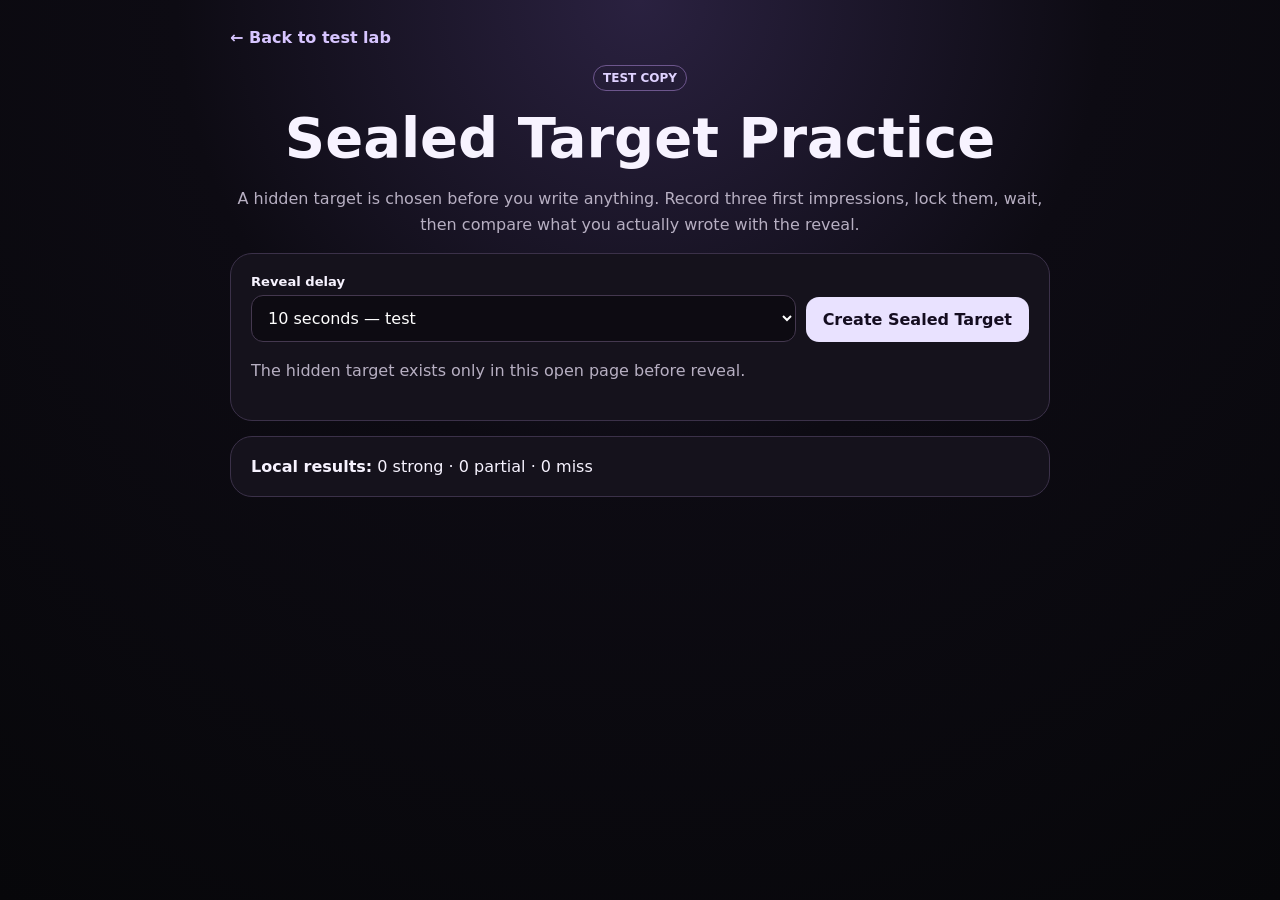
<file: sealed-target-practice.html>
<!doctype html>
<html lang="en"><head><meta charset="utf-8"><meta name="viewport" content="width=device-width,initial-scale=1"><title>Sealed Target Practice — TEST</title><style>*{box-sizing:border-box}html,body{background:#07070a}body{margin:0;background:radial-gradient(circle at top,#2a2140,#0d0b13 42%,#07070a);color:#f7f3ff;font-family:system-ui,-apple-system,Segoe UI,Roboto,sans-serif;min-height:100dvh}.wrap{width:min(820px,94%);margin:auto;padding:28px 0 70px}.back{color:#d7c5ff;text-decoration:none;font-weight:850}.badge{display:inline-block;margin-top:18px;padding:5px 9px;border:1px solid #6d568d;border-radius:999px;font-size:.75rem;font-weight:900;color:#dfd2ff}.hero{text-align:center}.hero h1{font-size:clamp(2rem,8vw,3.5rem);margin:14px 0 8px}.hero p,.fine{color:#b7afc2;line-height:1.6}.panel{background:#15121c;border:1px solid #3b3149;border-radius:22px;padding:20px;margin-top:15px}.row{display:flex;gap:10px;flex-wrap:wrap;align-items:end}.field{flex:1;min-width:180px}label{display:block;margin-bottom:6px;font-size:.82rem;font-weight:850}select,textarea{width:100%;background:#0d0b12;color:#fff;border:1px solid #44384f;border-radius:12px;padding:12px;font:inherit}textarea{min-height:90px}.btn{border:0;border-radius:13px;padding:13px 17px;font:inherit;font-weight:900;cursor:pointer;background:#e9e2ff;color:#140d20;touch-action:manipulation}.btn.secondary{background:#241d30;color:#fff;border:1px solid #55456b}.btn:disabled{opacity:.5;cursor:not-allowed}.target{min-height:145px;display:grid;place-items:center;text-align:center;border:1px dashed #5b4a72;background:#100d16;border-radius:18px;padding:20px;margin:15px 0}.big{font-size:3.4rem;font-weight:950}.imps{display:grid;grid-template-columns:repeat(3,1fr);gap:9px}.status{margin-top:12px;background:#17121f;border:1px solid #3d314c;border-radius:12px;padding:12px;color:#c9c0d3;line-height:1.5}.ratings{display:flex;gap:8px;flex-wrap:wrap;margin-top:12px}.hidden{display:none!important}@media(max-width:650px){.imps{grid-template-columns:1fr}}</style><meta name="robots" content="noindex,nofollow">
</head><body><main class="wrap"><a class="back" href="delayed-validation-lab.html">← Back to test lab</a><section class="hero"><span class="badge">TEST COPY</span><h1>Sealed Target Practice</h1><p>A hidden target is chosen before you write anything. Record three first impressions, lock them, wait, then compare what you actually wrote with the reveal.</p></section><section class="panel" id="setup"><div class="row"><div class="field"><label for="delay">Reveal delay</label><select id="delay"><option value="10">10 seconds — test</option><option value="30">30 seconds</option><option value="120">2 minutes</option></select></div><button type="button" class="btn" id="start">Create Sealed Target</button></div><p class="fine">The hidden target exists only in this open page before reveal.</p></section><section class="panel hidden" id="session"><div class="target" id="target"><div><div class="big">✉️</div><strong>Target sealed</strong></div></div><div class="imps"><div><label>First impression</label><textarea id="a" placeholder="First thing that came to you"></textarea></div><div><label>Second impression</label><textarea id="b" placeholder="Word, feeling, color, sound..."></textarea></div><div><label>Third impression</label><textarea id="c" placeholder="One more impression"></textarea></div></div><button type="button" class="btn" id="lock" style="margin-top:12px">Lock My 3 Impressions</button><div class="status" id="status">Write all three impressions first.</div><div class="ratings hidden" id="ratings"><button type="button" class="btn" data-r="strong">Strong Match</button><button type="button" class="btn secondary" data-r="partial">Partial Match</button><button type="button" class="btn secondary" data-r="miss">Miss</button></div><button type="button" class="btn secondary hidden" id="again" style="margin-top:12px">Another Target</button></section><section class="panel"><strong>Local results:</strong> <span id="stats">0 strong · 0 partial · 0 miss</span></section></main><script>(()=>{const TARGETS=[['Campfire','🔥'],['Ocean wave','🌊'],['Ice cube','🧊'],['Lemon','🍋'],['Bell','🔔'],['Feather','🪶'],['Forest','🌲'],['Candle','🕯️'],['Key','🔑'],['Apple','🍎'],['Mountain','⛰️'],['Clock','🕰️'],['Mirror','🪞'],['Dog','🐕'],['Coffee','☕'],['Book','📖'],['Rain','🌧️'],['Snow','❄️'],['Moon','🌙'],['Piano','🎹']];const K='sealedTargetTest_v1',$=x=>document.getElementById(x);let cur=null,timer=null;function rnd(n){const a=new Uint32Array(1);crypto.getRandomValues(a);return a[0]%n}function load(){try{return JSON.parse(localStorage.getItem(K)||'{"strong":0,"partial":0,"miss":0}')}catch{return {strong:0,partial:0,miss:0}}}function showStats(){const d=load();$('stats').textContent=`${d.strong||0} strong · ${d.partial||0} partial · ${d.miss||0} miss`}function setRatingDisabled(v){document.querySelectorAll('#ratings button[data-r]').forEach(b=>b.disabled=v)}function start(){$('setup').classList.add('hidden');$('session').classList.remove('hidden');['a','b','c'].forEach(x=>{$(x).value='';$(x).disabled=false});$('lock').disabled=false;setRatingDisabled(false);$('ratings').classList.add('hidden');$('again').classList.add('hidden');$('target').innerHTML='<div><div class="big">✉️</div><strong>Target sealed</strong></div>';$('status').textContent='Write all three impressions first.';cur={target:TARGETS[rnd(TARGETS.length)],delay:+$('delay').value,rated:false}}function lock(){if(!cur||cur.imps)return;const vals=['a','b','c'].map(x=>$(x).value.trim());if(vals.some(v=>!v)){alert('Write all three impressions first.');return}['a','b','c'].forEach(x=>$(x).disabled=true);$('lock').disabled=true;cur.imps=vals;let end=Date.now()+cur.delay*1000;clearInterval(timer);function tick(){let left=Math.max(0,end-Date.now());if(!left){clearInterval(timer);reveal();return}let s=Math.ceil(left/1000);$('target').innerHTML=`<div><div class="big">🔒</div><strong>${s}s</strong><div class="fine">Your notes are locked.</div></div>`;$('status').textContent='Leave the wording alone until the reveal.'}tick();timer=setInterval(tick,250)}function reveal(){if(!cur?.imps)return;const [name,icon]=cur.target;$('target').innerHTML=`<div><div class="big">${icon}</div><strong style="font-size:1.5rem">${name}</strong></div>`;$('status').textContent='Your locked notes: 1. '+cur.imps[0]+'  2. '+cur.imps[1]+'  3. '+cur.imps[2]+' — Rate it without stretching a vague connection into a hit.';$('ratings').classList.remove('hidden')}function rate(r){if(!cur||cur.rated)return;cur.rated=true;setRatingDisabled(true);const d=load();d[r]=(d[r]||0)+1;localStorage.setItem(K,JSON.stringify(d));showStats();$('status').innerHTML+='<br><br><strong>Saved as: '+r+'</strong>';$('ratings').classList.add('hidden');$('again').classList.remove('hidden')}$('start').addEventListener('click',start);$('lock').addEventListener('click',lock);$('again').addEventListener('click',()=>{$('session').classList.add('hidden');$('setup').classList.remove('hidden');cur=null});$('ratings').addEventListener('click',e=>{const b=e.target.closest('button[data-r]');if(b&&!b.disabled)rate(b.dataset.r)});showStats()})();</script></body></html>
</file>
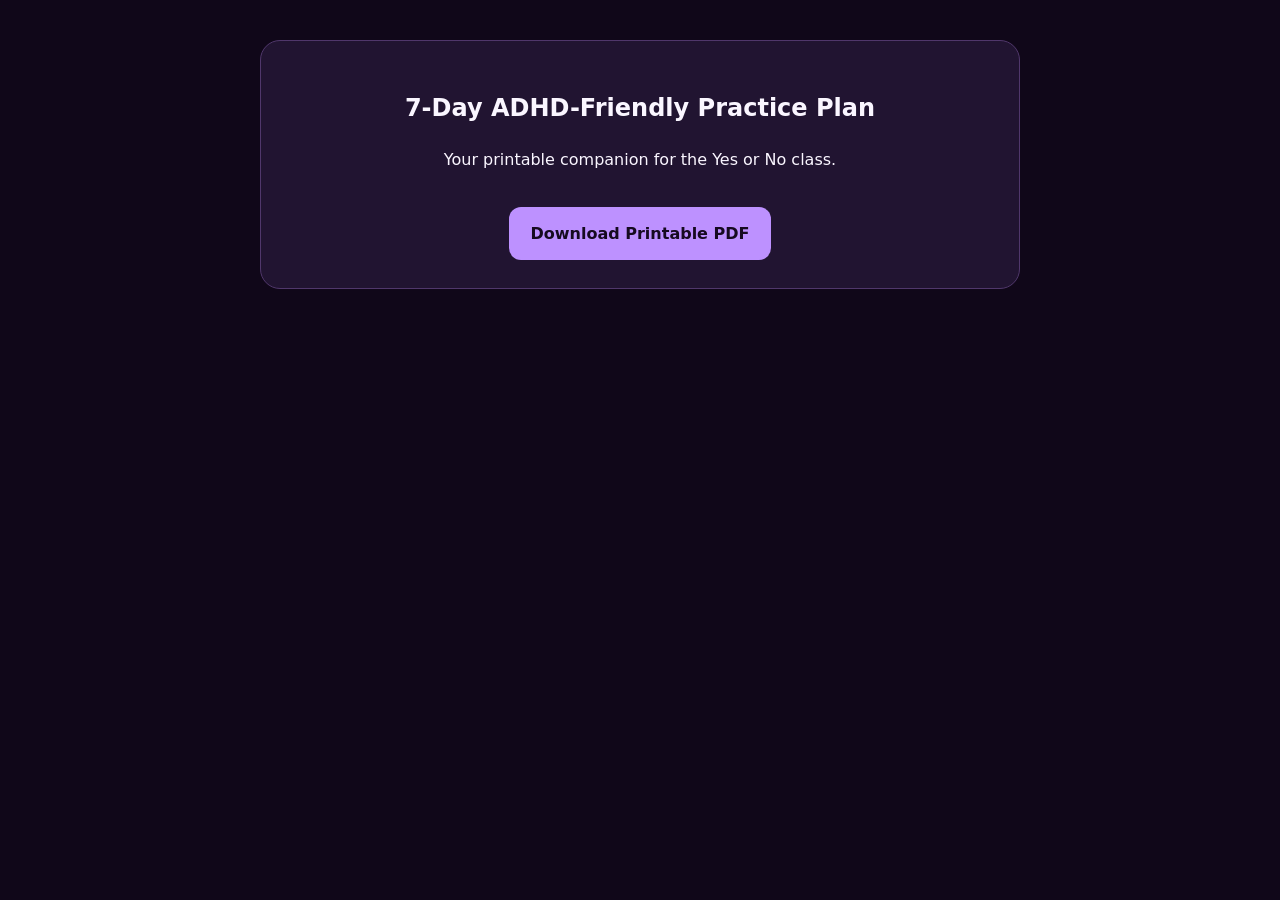
<file: yes-no-7-day-practice-plan.html>
<!doctype html><html lang="en"><head><meta charset="utf-8"><meta name="viewport" content="width=device-width,initial-scale=1"><title>7-Day ADHD-Friendly Practice Plan</title><style>body{margin:0;background:#100719;color:#faf6ff;font:16px system-ui;line-height:1.6}.w{max-width:760px;margin:auto;padding:40px 18px;text-align:center}.c{background:#211431;border:1px solid #50376b;border-radius:20px;padding:28px}.b{display:inline-block;margin-top:18px;padding:14px 22px;border-radius:12px;background:#bd91ff;color:#160a20;text-decoration:none;font-weight:800}</style><meta name="robots" content="noindex,nofollow">
</head><body><main class="w"><section class="c"><h1>7-Day ADHD-Friendly Practice Plan</h1><p>Your printable companion for the Yes or No class.</p><a class="b" id="download" download="Yes-or-No-7-Day-ADHD-Friendly-Practice-Plan.pdf">Download Printable PDF</a></section></main><script>document.getElementById('download').href='[data-uri]';</script></body></html>
</file>
<file: sound-intuition/styles.css>
:root{color-scheme:dark;--bg:#130d1d;--card:#21162f;--card2:#2b1d3c;--text:#f6f0ff;--muted:#c5b8d8;--purple:#9d75e8;--purple2:#7f55c7;--line:#4a3563;--danger:#ffb4b4;--shadow:0 18px 55px rgba(0,0,0,.28)}
*{box-sizing:border-box}html{background:var(--bg)}body{margin:0;font-family:system-ui,-apple-system,BlinkMacSystemFont,"Segoe UI",sans-serif;background:radial-gradient(circle at top,#2a1841 0,#130d1d 42rem);color:var(--text);min-height:100vh}.shell{width:min(760px,100%);margin:0 auto;padding:22px 16px 54px}.hero{text-align:center;padding:22px 8px 12px}.hero h1{font-size:clamp(2.15rem,8vw,3.7rem);line-height:1;margin:.1rem 0 .75rem}.hero p:not(.eyebrow){max-width:620px;margin:0 auto;color:var(--muted);line-height:1.6}.eyebrow{text-transform:uppercase;letter-spacing:.14em;font-size:.76rem;font-weight:800;color:#c7a9ff;margin:0 0 .45rem}.card{background:linear-gradient(180deg,rgba(43,29,60,.98),rgba(31,21,44,.98));border:1px solid var(--line);border-radius:24px;padding:20px;margin-top:16px;box-shadow:var(--shadow)}.section-head,.volume-row>span,.dialog-head{display:flex;align-items:center;justify-content:space-between;gap:12px}.section-head h2,.round h2,.dialog-head h2{margin:0;font-size:1.18rem}.text-button,.icon-button{background:transparent;border:0;color:#d9c3ff;padding:8px}.toggle-row{display:flex;gap:12px;align-items:flex-start;margin-top:16px;padding:14px;border-radius:16px;background:rgba(255,255,255,.035)}.toggle-row input{width:22px;height:22px;accent-color:var(--purple);flex:0 0 auto}.toggle-row span{display:flex;flex-direction:column;gap:2px}.toggle-row small,.volume-row small,.mini-stats span{color:var(--muted)}.volume-row{display:block;margin-top:16px}.volume-row input{width:100%;accent-color:var(--purple);margin-top:10px}.round{text-align:center}.round-badge{display:inline-block;padding:6px 11px;border-radius:999px;background:#3a2850;color:#decaff;font-size:.8rem;font-weight:800;margin-bottom:13px}.round h2{font-size:1.45rem}.round>p{color:var(--muted);line-height:1.5}.sr-only{position:absolute!important;width:1px!important;height:1px!important;padding:0!important;margin:-1px!important;overflow:hidden!important;clip:rect(0,0,0,0)!important;white-space:nowrap!important;border:0!important}textarea{width:100%;margin-top:10px;resize:vertical;min-height:150px;border:1px solid #5b4275;border-radius:18px;background:#170f22;color:var(--text);font:inherit;line-height:1.5;padding:15px;outline:none}textarea:focus{border-color:#b58cf9;box-shadow:0 0 0 3px rgba(181,140,249,.15)}textarea:disabled{opacity:.8}.counter{text-align:right;color:var(--muted);font-size:.8rem;margin-top:5px}.actions{display:flex;flex-wrap:wrap;justify-content:center;gap:10px;margin-top:16px}button{appearance:none;border:1px solid #7658a0;background:#332447;color:var(--text);font:inherit;font-weight:750;border-radius:14px;padding:12px 17px;cursor:pointer;min-height:46px}button.primary{background:linear-gradient(180deg,#9b71e8,#744bbd);border-color:#ac84f3}button:disabled{opacity:.5;cursor:not-allowed}.primary-actions .primary{width:100%}.hidden{display:none!important}.play-panel,.reveal-panel{margin-top:18px;padding-top:18px;border-top:1px solid var(--line)}.sound-pulse{height:56px;display:flex;align-items:center;justify-content:center;gap:5px}.sound-pulse span{width:7px;height:16px;border-radius:99px;background:#b990ff;animation:pulse 1s ease-in-out infinite}.sound-pulse span:nth-child(2),.sound-pulse span:nth-child(4){animation-delay:.12s}.sound-pulse span:nth-child(3){animation-delay:.24s}@keyframes pulse{0%,100%{height:14px;opacity:.45}50%{height:48px;opacity:1}}.reveal-list{display:grid;gap:10px;margin-top:12px}.reveal-item{padding:14px;border-radius:16px;background:#181022;border:1px solid #4f3869;text-align:left}.reveal-item strong{display:block;font-size:1.05rem}.reveal-item small{display:block;color:var(--muted);margin-top:3px;text-transform:capitalize}.reflection{font-size:.94rem}.error{padding:12px;border:1px solid #7c4b57;border-radius:12px;background:#311c24;color:#ffd7d7!important}.mini-stats{display:grid;grid-template-columns:repeat(3,1fr);gap:8px;text-align:center}.mini-stats div{display:flex;flex-direction:column;padding:8px}.mini-stats strong{font-size:1.35rem}.mini-stats span{font-size:.78rem;margin-top:3px}dialog{width:min(680px,calc(100% - 24px));max-height:86vh;border:1px solid var(--line);border-radius:22px;padding:20px;background:#21162f;color:var(--text);box-shadow:var(--shadow)}dialog::backdrop{background:rgba(5,3,9,.76)}.icon-button{font-size:2rem;line-height:1;padding:0 7px}.history-list{display:grid;gap:12px;max-height:58vh;overflow:auto;margin-top:16px}.history-item{padding:14px;border:1px solid var(--line);border-radius:15px;background:#180f22}.history-item time{color:var(--muted);font-size:.78rem}.history-item p{white-space:pre-wrap;margin:.55rem 0}.history-targets{color:#d4baff;font-size:.88rem}.dialog-actions{display:flex;justify-content:space-between;gap:10px;margin-top:16px}.danger{color:var(--danger);border-color:#704650}@media(max-width:520px){.shell{padding:14px 12px 36px}.card{padding:17px;border-radius:20px}.mini-stats{grid-template-columns:1fr 1fr 1fr}.mini-stats strong{font-size:1.15rem}.mini-stats span{font-size:.7rem}.actions button{flex:1 1 0}.dialog-actions{flex-direction:column}.dialog-actions button{width:100%}}
</file>
